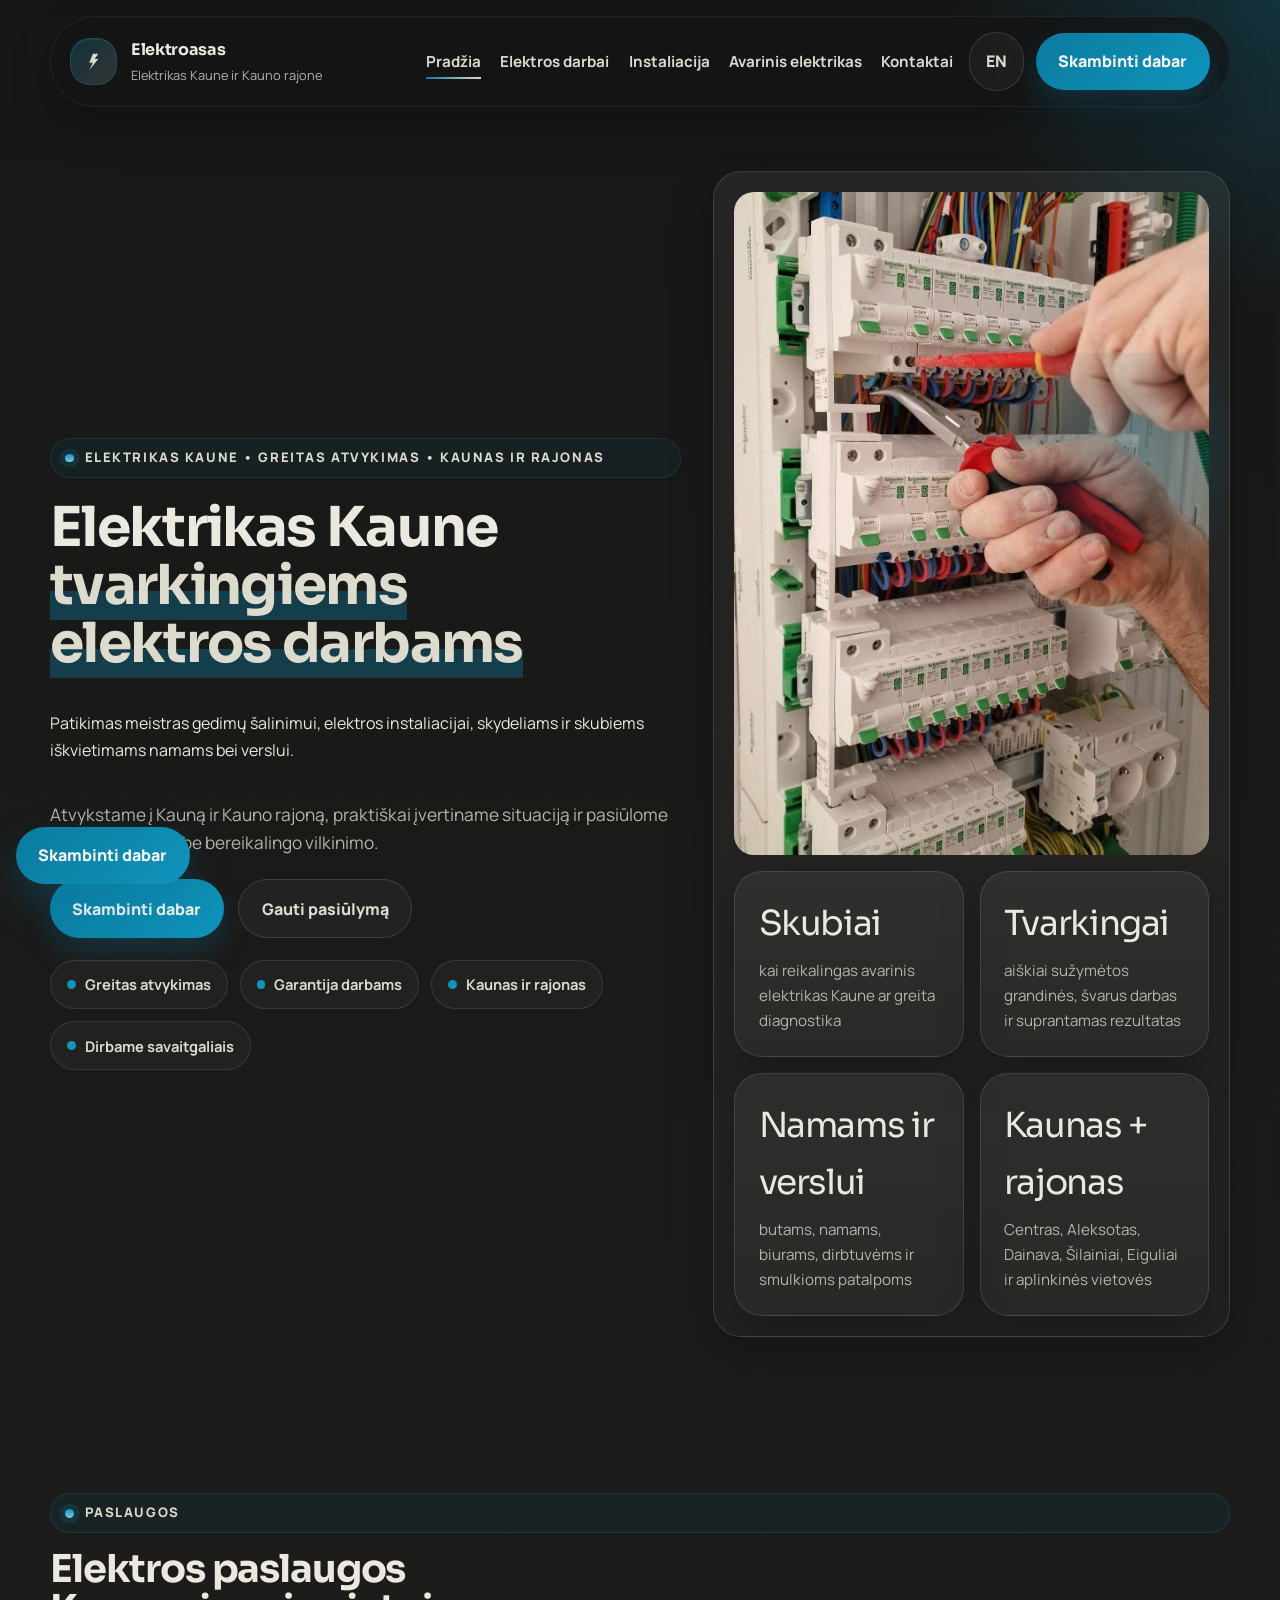
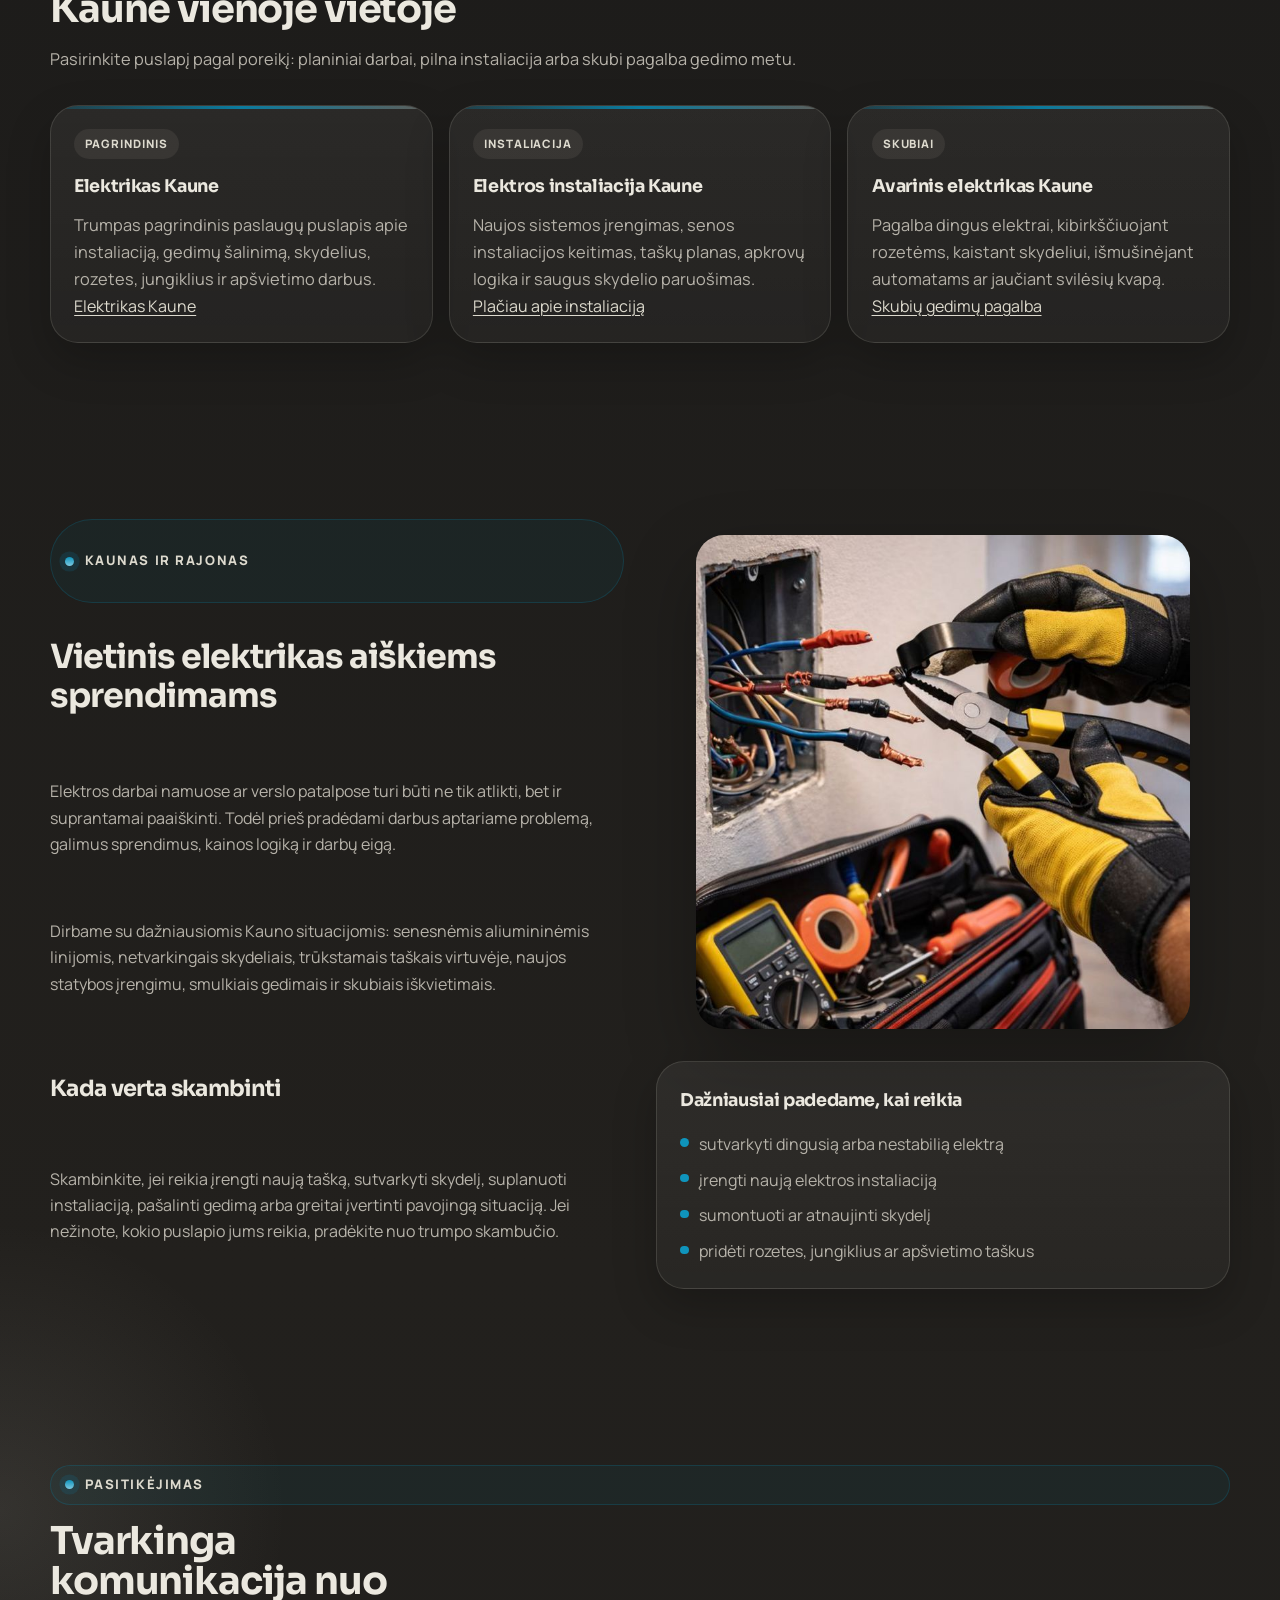
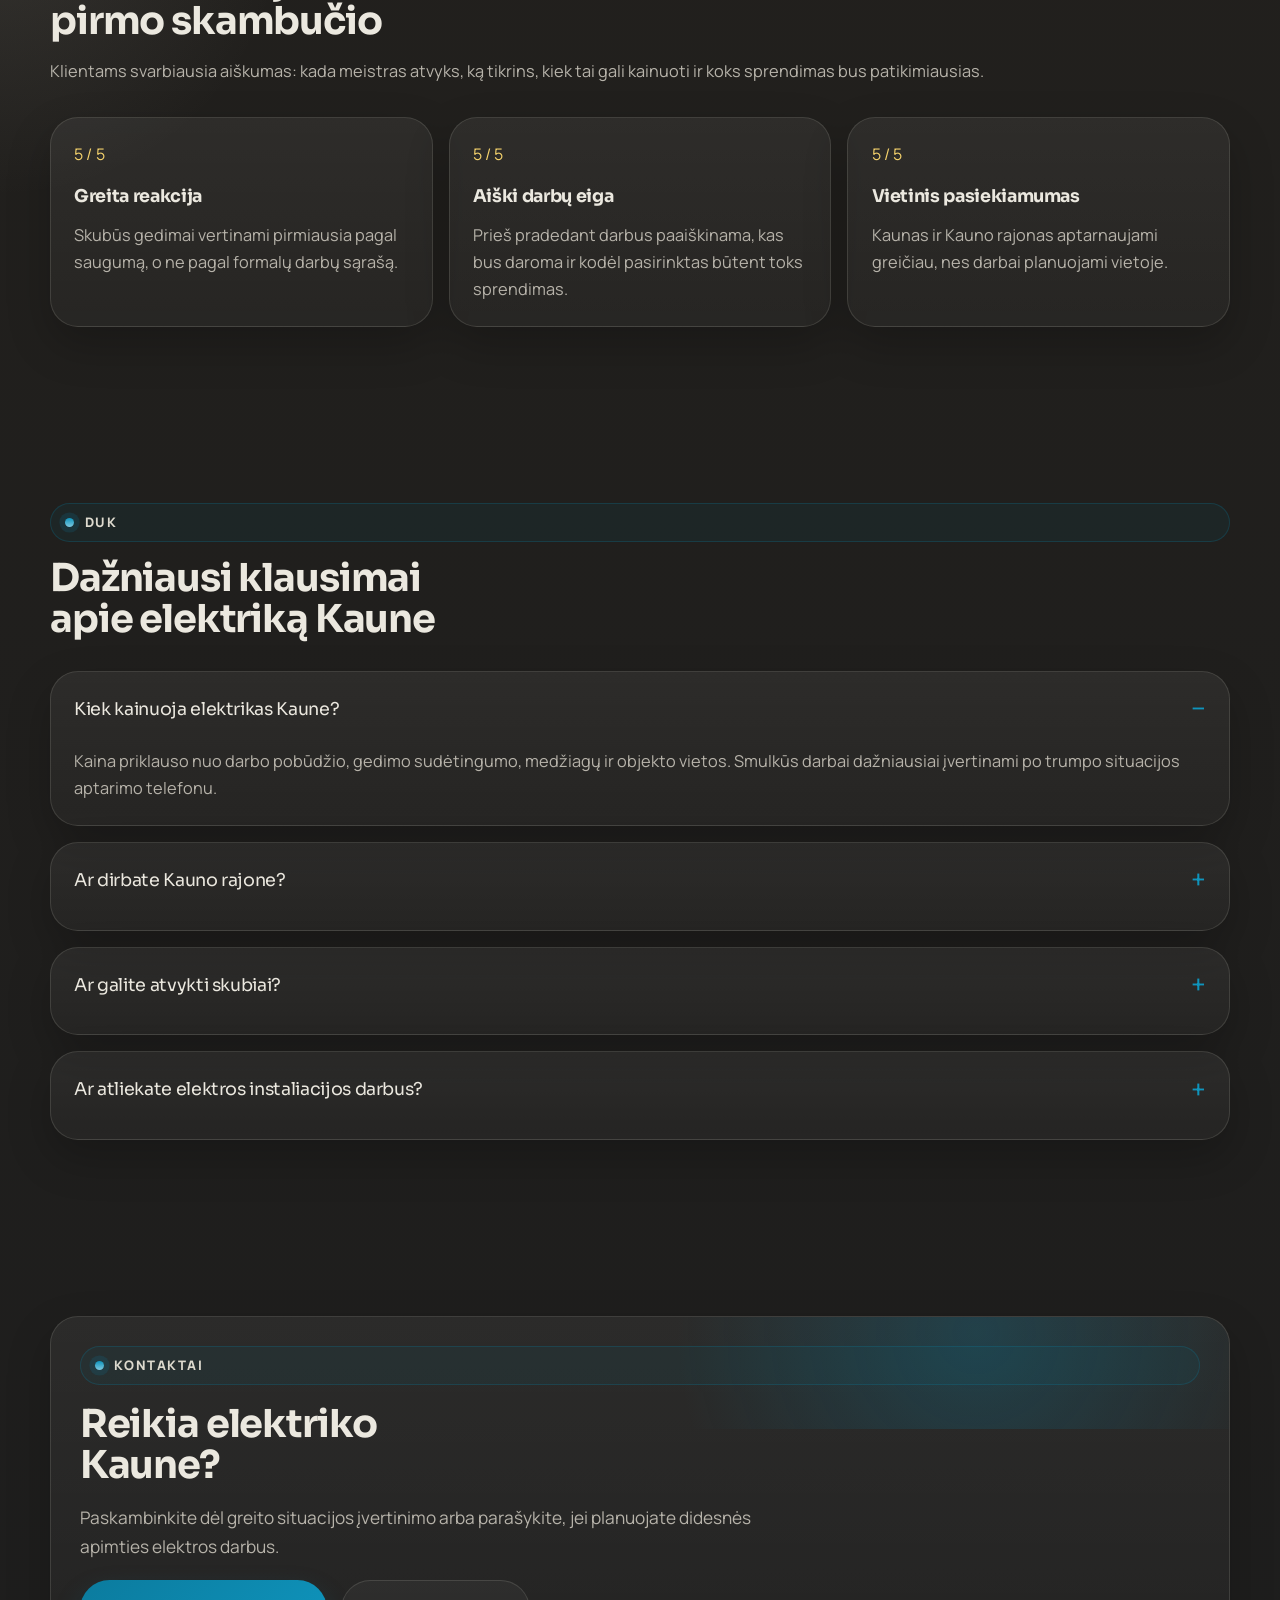
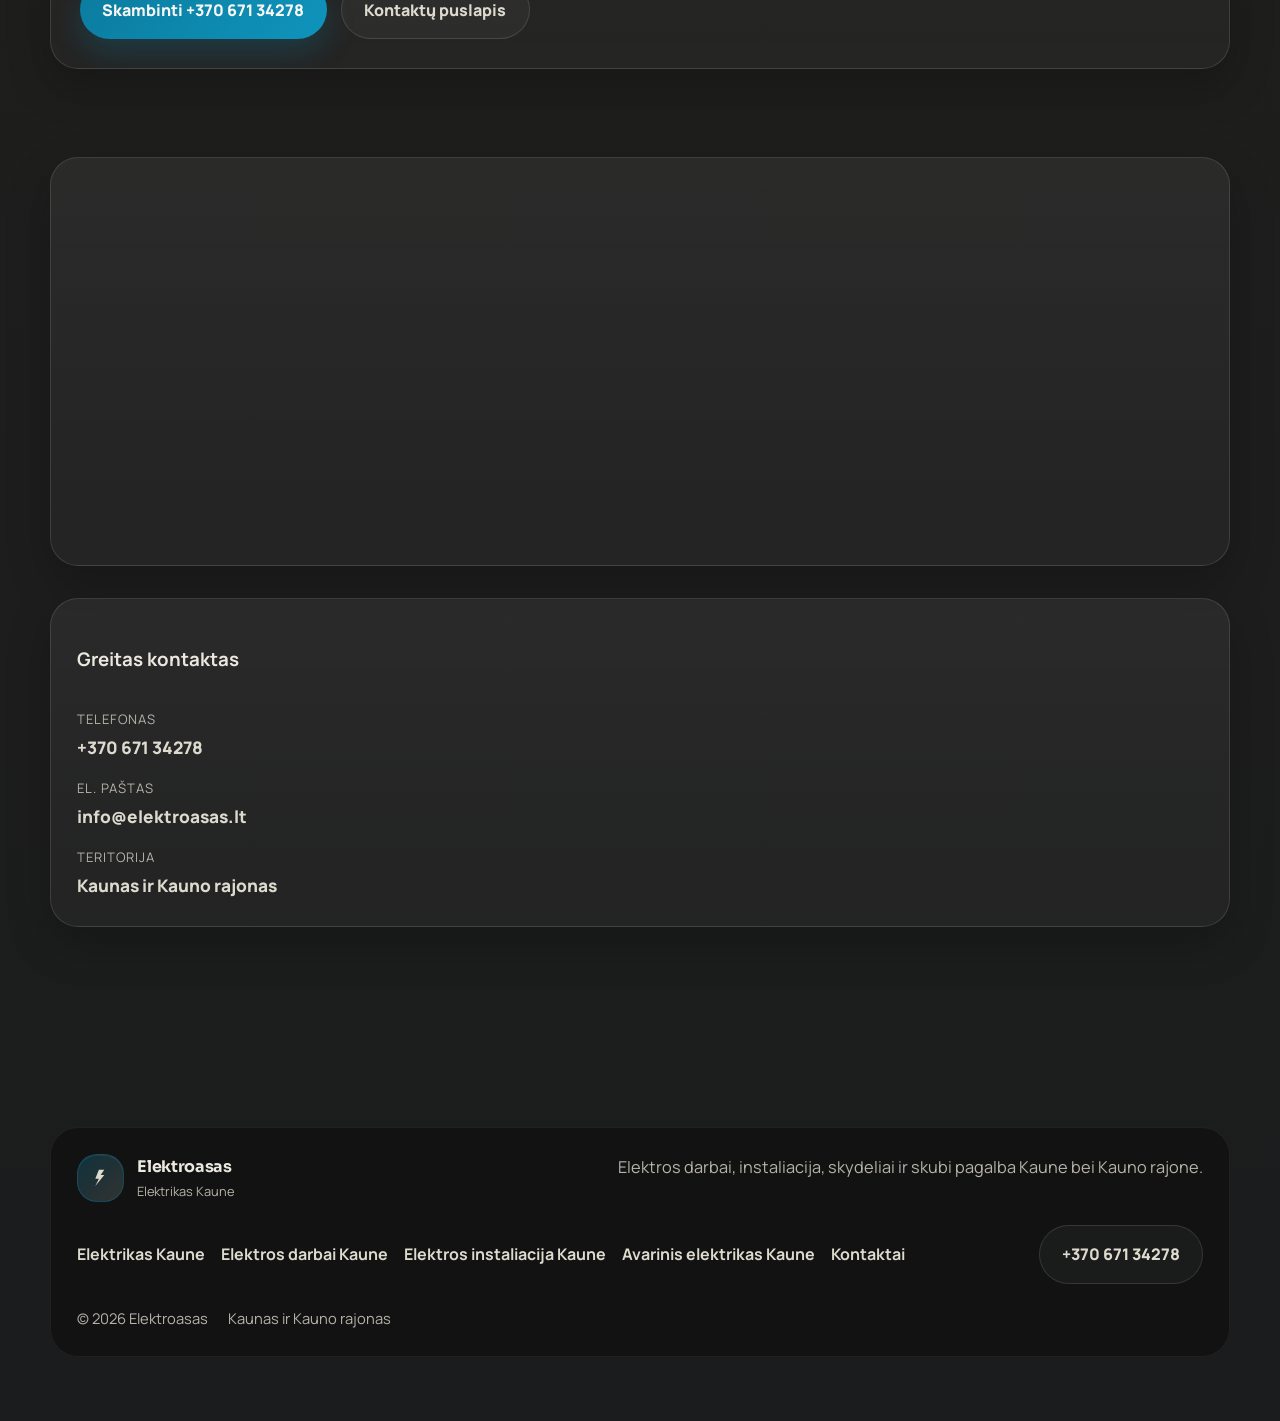
<file: index.html>
<!DOCTYPE html>
<html lang="lt">
<head>
  <meta charset="UTF-8">
  <meta name="viewport" content="width=device-width, initial-scale=1.0">
  <title>Elektroasas | Elektrikas Kaune ir elektros darbai Kauno rajone</title>
  <meta name="description" content="Elektroasas teikia elektriko paslaugas Kaune ir Kauno rajone: gedimų šalinimas, instaliacija, skydeliai, apšvietimas ir kiti elektros darbai.">
  <meta name="robots" content="index, follow">
  <meta name="theme-color" content="#212121">
  <meta name="format-detection" content="telephone=yes">
  <meta name="author" content="Elektroasas">
  <link rel="canonical" href="https://elektroasas.lt/">
  <link rel="alternate" hreflang="lt" href="https://elektroasas.lt/">
  <link rel="alternate" hreflang="en" href="https://elektroasas.lt/en/">
  <link rel="alternate" hreflang="x-default" href="https://elektroasas.lt/">
  <meta property="og:type" content="website">
  <meta property="og:locale" content="lt_LT">
  <meta property="og:site_name" content="Elektroasas">
  <meta property="og:url" content="https://elektroasas.lt/">
  <meta property="og:title" content="Elektroasas | Elektrikas Kaune ir elektros darbai Kauno rajone">
  <meta property="og:description" content="Elektroasas teikia elektriko paslaugas Kaune ir Kauno rajone: gedimų šalinimas, instaliacija, skydeliai, apšvietimas ir kiti elektros darbai.">
  <meta property="og:image" content="https://elektroasas.lt/images/pirmas.jpg">
  <meta property="og:image:alt" content="Elektrikas Kaune tikrina elektros skydelį objekte">
  <meta name="twitter:card" content="summary_large_image">
  <meta name="twitter:title" content="Elektroasas | Elektrikas Kaune ir elektros darbai Kauno rajone">
  <meta name="twitter:description" content="Elektroasas teikia elektriko paslaugas Kaune ir Kauno rajone: gedimų šalinimas, instaliacija, skydeliai, apšvietimas ir kiti elektros darbai.">
  <meta name="twitter:image" content="https://elektroasas.lt/images/pirmas.jpg">
  <link rel="icon" href="assets/favicon.svg" type="image/svg+xml">
  <link rel="preconnect" href="https://fonts.googleapis.com">
  <link rel="preconnect" href="https://fonts.gstatic.com" crossorigin>
  <link href="https://fonts.googleapis.com/css2?family=Manrope:wght@400;500;700;800&family=Sora:wght@500;700;800&display=swap" rel="stylesheet">
  <link rel="stylesheet" href="assets/styles.css">
  <!-- Google Search Console verification placeholder -->
  <meta name="google-site-verification" content="PASTE_GOOGLE_SEARCH_CONSOLE_TOKEN_HERE">
  <!-- Google Analytics 4 placeholder: replace G-XXXXXXXXXX and uncomment when ready. -->
  <!--
  <script async src="https://www.googletagmanager.com/gtag/js?id=G-XXXXXXXXXX"></script>
  <script>
    window.dataLayer = window.dataLayer || [];
    function gtag(){dataLayer.push(arguments);}
    gtag("js", new Date());
    gtag("config", "G-XXXXXXXXXX");
  </script>
  -->
  <!-- Google Tag Manager placeholder: replace GTM-XXXXXXX and add the matching noscript iframe after <body> if used. -->
  <script type="application/ld+json">
  {
    "@context": "https://schema.org",
    "@graph": [
      {
        "@type": "WebSite",
        "@id": "https://elektroasas.lt/#website",
        "name": "Elektroasas",
        "url": "https://elektroasas.lt/",
        "inLanguage": "lt-LT"
      },
      {
        "@type": "WebPage",
        "@id": "https://elektroasas.lt/#webpage",
        "url": "https://elektroasas.lt/",
        "name": "Elektroasas | Elektrikas Kaune ir elektros darbai Kauno rajone",
        "isPartOf": {
          "@id": "https://elektroasas.lt/#website"
        },
        "about": {
          "@id": "https://elektroasas.lt/#elektroasas"
        },
        "inLanguage": "lt-LT"
      },
      {
        "@type": [
          "LocalBusiness",
          "Electrician"
        ],
        "@id": "https://elektroasas.lt/#elektroasas",
        "name": "Elektroasas",
        "description": "Elektrikas Kaune ir Kauno rajone: elektros darbai, elektros instaliacija, skydelių montavimas, gedimų šalinimas ir skubūs iškvietimai.",
        "url": "https://elektroasas.lt/",
        "telephone": "+37067134278",
        "email": "info@elektroasas.lt",
        "image": "https://elektroasas.lt/images/pirmas.jpg",
        "logo": "https://elektroasas.lt/assets/favicon.svg",
        "address": {
          "@type": "PostalAddress",
          "addressLocality": "Kaunas",
          "addressRegion": "Kauno apskritis",
          "addressCountry": "LT"
        },
        "areaServed": [
          {
            "@type": "City",
            "name": "Kaunas"
          },
          {
            "@type": "AdministrativeArea",
            "name": "Kauno rajonas"
          }
        ],
        "knowsAbout": [
          "Elektrikas Kaune",
          "Elektros darbai Kaune",
          "Avarinis elektrikas Kaune",
          "Elektros instaliacija Kaune",
          "Skydelių montavimas"
        ],
        "hasOfferCatalog": {
          "@type": "OfferCatalog",
          "name": "Elektriko paslaugos Kaune",
          "itemListElement": [
            {
              "@type": "Offer",
              "url": "https://elektroasas.lt/elektrikas-kaune/",
              "itemOffered": {
                "@type": "Service",
                "name": "Elektrikas Kaune"
              }
            },
            {
              "@type": "Offer",
              "url": "https://elektroasas.lt/elektros-darbai-kaune/",
              "itemOffered": {
                "@type": "Service",
                "name": "Elektros darbai Kaune"
              }
            },
            {
              "@type": "Offer",
              "url": "https://elektroasas.lt/elektros-instaliacija-kaune/",
              "itemOffered": {
                "@type": "Service",
                "name": "Elektros instaliacija Kaune"
              }
            },
            {
              "@type": "Offer",
              "url": "https://elektroasas.lt/avarinis-elektrikas-kaune/",
              "itemOffered": {
                "@type": "Service",
                "name": "Avarinis elektrikas Kaune"
              }
            }
          ]
        }
      },
      {
        "@type": "FAQPage",
        "@id": "https://elektroasas.lt/#faq",
        "mainEntity": [
          {
            "@type": "Question",
            "name": "Kiek kainuoja elektrikas Kaune?",
            "acceptedAnswer": {
              "@type": "Answer",
              "text": "Kaina priklauso nuo darbo pobūdžio, gedimo sudėtingumo, medžiagų ir objekto vietos. Smulkūs darbai dažniausiai įvertinami po trumpo situacijos aptarimo telefonu."
            }
          },
          {
            "@type": "Question",
            "name": "Ar dirbate Kauno rajone?",
            "acceptedAnswer": {
              "@type": "Answer",
              "text": "Taip, elektriko paslaugos teikiamos Kaune ir Kauno rajone pagal darbų pobūdį ir užimtumą."
            }
          },
          {
            "@type": "Question",
            "name": "Ar galite atvykti skubiai?",
            "acceptedAnswer": {
              "@type": "Answer",
              "text": "Skubiems gedimams Kaune teikiamas prioritetas. Jei kibirkščiuoja rozetė, kaista skydelis ar dingo elektra, geriausia skambinti iš karto."
            }
          },
          {
            "@type": "Question",
            "name": "Ar atliekate elektros instaliacijos darbus?",
            "acceptedAnswer": {
              "@type": "Answer",
              "text": "Taip, atliekame naujos elektros instaliacijos įrengimą, senos instaliacijos keitimą, taškų planavimą ir skydelio paruošimą."
            }
          },
          {
            "@type": "Question",
            "name": "Kaip greičiausia susisiekti?",
            "acceptedAnswer": {
              "@type": "Answer",
              "text": "Greičiausias būdas yra skambutis telefonu +370 671 34278. Didesniems darbams galima parašyti ir el. paštu info@elektroasas.lt."
            }
          }
        ]
      },
      {
        "@type": "BreadcrumbList",
        "@id": "https://elektroasas.lt/#breadcrumbs",
        "itemListElement": [
          {
            "@type": "ListItem",
            "position": 1,
            "name": "Elektrikas Kaune",
            "item": "https://elektroasas.lt/"
          }
        ]
      }
    ]
  }
  </script>
</head>
<body>
  <div class="page-shell">
    <header class="site-header">
      <div class="container">
        <div class="header-bar">
          <a class="brand" href="/" aria-label="Elektroasas pradžia">
            <span class="brand-mark" aria-hidden="true">
              <svg viewBox="0 0 24 24" fill="none">
                <path d="M7 3h10l-4 6h4l-10 12 4-8H7l4-10Z" fill="currentColor"/>
              </svg>
            </span>
            <span class="brand-copy">
              <span class="brand-name">Elektroasas</span>
              <span class="brand-meta">Elektrikas Kaune ir Kauno rajone</span>
            </span>
          </a>

          <button class="nav-toggle" type="button" data-nav-toggle aria-label="Atidaryti meniu" aria-expanded="false">
            <svg viewBox="0 0 24 24" fill="none" stroke="currentColor" stroke-width="2">
              <path d="M4 7h16M4 12h16M4 17h16"/>
            </svg>
          </button>

          <nav class="nav" data-nav-panel aria-label="Pagrindinė navigacija">
            <div class="nav-links">
              <a class="nav-link" href="/" aria-current="page">Pradžia</a>
              <a class="nav-link" href="/elektros-darbai-kaune/">Elektros darbai</a>
              <a class="nav-link" href="/elektros-instaliacija-kaune/">Instaliacija</a>
              <a class="nav-link" href="/avarinis-elektrikas-kaune/">Avarinis elektrikas</a>
              <a class="nav-link" href="/kontaktai/">Kontaktai</a>
            </div>
            <div class="nav-actions">
              <a class="language-link" href="/en/" lang="en" hreflang="en">EN</a>
              <a class="nav-phone" href="tel:+37067134278">Skambinti dabar</a>
            </div>
          </nav>
        </div>
      </div>
    </header>

    <main>
      <section class="hero">
        <div class="container">
          <div class="hero-grid">
            <div class="hero-copy reveal">
              <span class="eyebrow">Elektrikas Kaune • Greitas atvykimas • Kaunas ir rajonas</span>
              <h1 class="hero-title">Elektrikas Kaune <span class="highlight">tvarkingiems elektros darbams</span></h1>
              <p class="hero-subtitle">Patikimas meistras gedimų šalinimui, elektros instaliacijai, skydeliams ir skubiems iškvietimams namams bei verslui.</p>
              <p class="hero-text">Atvykstame į Kauną ir Kauno rajoną, praktiškai įvertiname situaciją ir pasiūlome aiškų sprendimą be bereikalingo vilkinimo.</p>
              <div class="button-row">
                <a class="button button-primary" href="tel:+37067134278">Skambinti dabar</a>
                <a class="button button-secondary" href="/kontaktai/">Gauti pasiūlymą</a>
              </div>
              <div class="trust-row">
                <span class="trust-pill"><span></span>Greitas atvykimas</span>
                <span class="trust-pill"><span></span>Garantija darbams</span>
                <span class="trust-pill"><span></span>Kaunas ir rajonas</span>
                <span class="trust-pill"><span></span>Dirbame savaitgaliais</span>
              </div>
            </div>

            <div class="hero-panel reveal" style="--delay: 120ms;">
              <img src="images/pirmas.jpg" width="537" height="750" alt="Elektrikas Kaune tikrina ir montuoja elektros skydelį" loading="eager">
              <div class="stats-grid">
                <article class="glass-card">
                  <p class="stat-value">Skubiai</p>
                  <p class="stat-label">kai reikalingas avarinis elektrikas Kaune ar greita diagnostika</p>
                </article>
                <article class="glass-card">
                  <p class="stat-value">Tvarkingai</p>
                  <p class="stat-label">aiškiai sužymėtos grandinės, švarus darbas ir suprantamas rezultatas</p>
                </article>
                <article class="glass-card">
                  <p class="stat-value">Namams ir verslui</p>
                  <p class="stat-label">butams, namams, biurams, dirbtuvėms ir smulkioms patalpoms</p>
                </article>
                <article class="glass-card">
                  <p class="stat-value">Kaunas + rajonas</p>
                  <p class="stat-label">Centras, Aleksotas, Dainava, Šilainiai, Eiguliai ir aplinkinės vietovės</p>
                </article>
              </div>
            </div>
          </div>
        </div>
      </section>

      <section class="section" id="paslaugos">
        <div class="container">
          <div class="section-head reveal">
            <span class="eyebrow">Paslaugos</span>
            <h2 class="section-title">Elektros paslaugos Kaune vienoje vietoje</h2>
            <p class="section-text">Pasirinkite puslapį pagal poreikį: planiniai darbai, pilna instaliacija arba skubi pagalba gedimo metu.</p>
          </div>

          <div class="cards-grid cards-3">
            <article class="service-card reveal">
              <span class="card-tag">Pagrindinis</span>
              <h3>Elektrikas Kaune</h3>
              <p class="card-text">Trumpas pagrindinis paslaugų puslapis apie instaliaciją, gedimų šalinimą, skydelius, rozetes, jungiklius ir apšvietimo darbus.</p>
              <a class="text-link" href="/elektrikas-kaune/">Elektrikas Kaune</a>
            </article>
            <article class="service-card reveal" style="--delay: 70ms;">
              <span class="card-tag">Instaliacija</span>
              <h3>Elektros instaliacija Kaune</h3>
              <p class="card-text">Naujos sistemos įrengimas, senos instaliacijos keitimas, taškų planas, apkrovų logika ir saugus skydelio paruošimas.</p>
              <a class="text-link" href="/elektros-instaliacija-kaune/">Plačiau apie instaliaciją</a>
            </article>
            <article class="service-card reveal" style="--delay: 140ms;">
              <span class="card-tag">Skubiai</span>
              <h3>Avarinis elektrikas Kaune</h3>
              <p class="card-text">Pagalba dingus elektrai, kibirkščiuojant rozetėms, kaistant skydeliui, išmušinėjant automatams ar jaučiant svilėsių kvapą.</p>
              <a class="text-link" href="/avarinis-elektrikas-kaune/">Skubių gedimų pagalba</a>
            </article>
          </div>
        </div>
      </section>

      <section class="section">
        <div class="container">
          <div class="split-grid">
            <article class="seo-copy reveal">
              <span class="eyebrow">Kaunas ir rajonas</span>
              <h2>Vietinis elektrikas aiškiems sprendimams</h2>
              <p>Elektros darbai namuose ar verslo patalpose turi būti ne tik atlikti, bet ir suprantamai paaiškinti. Todėl prieš pradėdami darbus aptariame problemą, galimus sprendimus, kainos logiką ir darbų eigą.</p>
              <p>Dirbame su dažniausiomis Kauno situacijomis: senesnėmis aliumininėmis linijomis, netvarkingais skydeliais, trūkstamais taškais virtuvėje, naujos statybos įrengimu, smulkiais gedimais ir skubiais iškvietimais.</p>
              <h3>Kada verta skambinti</h3>
              <p>Skambinkite, jei reikia įrengti naują tašką, sutvarkyti skydelį, suplanuoti instaliaciją, pašalinti gedimą arba greitai įvertinti pavojingą situaciją. Jei nežinote, kokio puslapio jums reikia, pradėkite nuo trumpo skambučio.</p>
            </article>

            <div class="panel-grid reveal" style="--delay: 120ms;">
              <figure class="media-card">
                <img src="images/trecias.jpg" width="736" height="736" alt="Elektros skydelio montavimas Kaune" loading="lazy">
              </figure>
              <article class="list-card">
                <h3>Dažniausiai padedame, kai reikia</h3>
                <ul class="check-list">
                  <li>sutvarkyti dingusią arba nestabilią elektrą</li>
                  <li>įrengti naują elektros instaliaciją</li>
                  <li>sumontuoti ar atnaujinti skydelį</li>
                  <li>pridėti rozetes, jungiklius ar apšvietimo taškus</li>
                </ul>
              </article>
            </div>
          </div>
        </div>
      </section>

      <section class="section" id="atsiliepimai">
        <div class="container">
          <div class="section-head reveal">
            <span class="eyebrow">Pasitikėjimas</span>
            <h2 class="section-title">Tvarkinga komunikacija nuo pirmo skambučio</h2>
            <p class="section-text">Klientams svarbiausia aiškumas: kada meistras atvyks, ką tikrins, kiek tai gali kainuoti ir koks sprendimas bus patikimiausias.</p>
          </div>

          <div class="reviews-grid">
            <article class="review-card reveal">
              <div class="review-stars">5/5</div>
              <h3>Greita reakcija</h3>
              <p class="card-text">Skubūs gedimai vertinami pirmiausia pagal saugumą, o ne pagal formalų darbų sąrašą.</p>
            </article>
            <article class="review-card reveal" style="--delay: 70ms;">
              <div class="review-stars">5/5</div>
              <h3>Aiški darbų eiga</h3>
              <p class="card-text">Prieš pradedant darbus paaiškinama, kas bus daroma ir kodėl pasirinktas būtent toks sprendimas.</p>
            </article>
            <article class="review-card reveal" style="--delay: 140ms;">
              <div class="review-stars">5/5</div>
              <h3>Vietinis pasiekiamumas</h3>
              <p class="card-text">Kaunas ir Kauno rajonas aptarnaujami greičiau, nes darbai planuojami vietoje.</p>
            </article>
          </div>
        </div>
      </section>

      <section class="section" id="duk">
        <div class="container">
          <div class="section-head reveal">
            <span class="eyebrow">DUK</span>
            <h2 class="section-title">Dažniausi klausimai apie elektriką Kaune</h2>
          </div>

          <div class="faq-list">
            <details class="faq-item reveal" open>
              <summary>Kiek kainuoja elektrikas Kaune?</summary>
              <p class="faq-answer">Kaina priklauso nuo darbo pobūdžio, gedimo sudėtingumo, medžiagų ir objekto vietos. Smulkūs darbai dažniausiai įvertinami po trumpo situacijos aptarimo telefonu.</p>
            </details>
            <details class="faq-item reveal" style="--delay: 60ms;">
              <summary>Ar dirbate Kauno rajone?</summary>
              <p class="faq-answer">Taip, elektriko paslaugos teikiamos Kaune ir Kauno rajone pagal darbų pobūdį ir užimtumą.</p>
            </details>
            <details class="faq-item reveal" style="--delay: 120ms;">
              <summary>Ar galite atvykti skubiai?</summary>
              <p class="faq-answer">Skubiems gedimams Kaune teikiamas prioritetas. Jei kibirkščiuoja rozetė, kaista skydelis ar dingo elektra, geriausia skambinti iš karto.</p>
            </details>
            <details class="faq-item reveal" style="--delay: 180ms;">
              <summary>Ar atliekate elektros instaliacijos darbus?</summary>
              <p class="faq-answer">Taip, atliekame naujos elektros instaliacijos įrengimą, senos instaliacijos keitimą, taškų planavimą ir skydelio paruošimą.</p>
            </details>
          </div>
        </div>
      </section>

      <section class="section" id="kontaktai">
        <div class="container">
          <div class="cta-panel reveal">
            <span class="eyebrow">Kontaktai</span>
            <h2 class="cta-title">Reikia elektriko Kaune?</h2>
            <p class="lead">Paskambinkite dėl greito situacijos įvertinimo arba parašykite, jei planuojate didesnės apimties elektros darbus.</p>
            <div class="button-row">
              <a class="button button-primary" href="tel:+37067134278">Skambinti +370 671 34278</a>
              <a class="button button-secondary" href="/kontaktai/">Kontaktų puslapis</a>
            </div>
          </div>

          <div class="contact-grid section">
            <div class="map-card reveal">
              <iframe title="Elektriko Kaune aptarnaujama teritorija" loading="lazy" referrerpolicy="no-referrer-when-downgrade" src="https://www.google.com/maps?q=Kaunas%2C%20Lithuania&z=12&output=embed"></iframe>
            </div>
            <aside class="contact-card reveal" style="--delay: 100ms;">
              <h3>Greitas kontaktas</h3>
              <div class="contact-line">
                <span class="contact-label">Telefonas</span>
                <a class="contact-value" href="tel:+37067134278">+370 671 34278</a>
              </div>
              <div class="contact-line">
                <span class="contact-label">El. paštas</span>
                <a class="contact-value" href="mailto:info@elektroasas.lt">info@elektroasas.lt</a>
              </div>
              <div class="contact-line">
                <span class="contact-label">Teritorija</span>
                <span class="contact-value">Kaunas ir Kauno rajonas</span>
              </div>
            </aside>
          </div>
        </div>
      </section>
    </main>

    <footer class="footer">
      <div class="container">
        <div class="footer-inner">
          <div class="footer-top">
            <div>
              <a class="brand" href="/">
                <span class="brand-mark" aria-hidden="true">
                  <svg viewBox="0 0 24 24" fill="none">
                    <path d="M7 3h10l-4 6h4l-10 12 4-8H7l4-10Z" fill="currentColor"/>
                  </svg>
                </span>
                <span class="brand-copy">
                  <span class="brand-name">Elektroasas</span>
                  <span class="brand-meta">Elektrikas Kaune</span>
                </span>
              </a>
            </div>
            <p class="footer-copy">Elektros darbai, instaliacija, skydeliai ir skubi pagalba Kaune bei Kauno rajone.</p>
          </div>
          <div class="footer-nav">
            <div class="footer-links">
              <a href="/elektrikas-kaune/">Elektrikas Kaune</a>
              <a href="/elektros-darbai-kaune/">Elektros darbai Kaune</a>
              <a href="/elektros-instaliacija-kaune/">Elektros instaliacija Kaune</a>
              <a href="/avarinis-elektrikas-kaune/">Avarinis elektrikas Kaune</a>
              <a href="/kontaktai/">Kontaktai</a>
            </div>
            <a class="button button-secondary" href="tel:+37067134278">+370 671 34278</a>
          </div>
          <div class="footer-meta">
            <span>© <span data-year></span> Elektroasas</span>
            <span>Kaunas ir Kauno rajonas</span>
          </div>
        </div>
      </div>
    </footer>

    <div class="sticky-call">
      <a class="button button-primary" href="tel:+37067134278">Skambinti dabar</a>
    </div>
  </div>

  <script src="assets/app.js"></script>
</body>
</html>
</file>
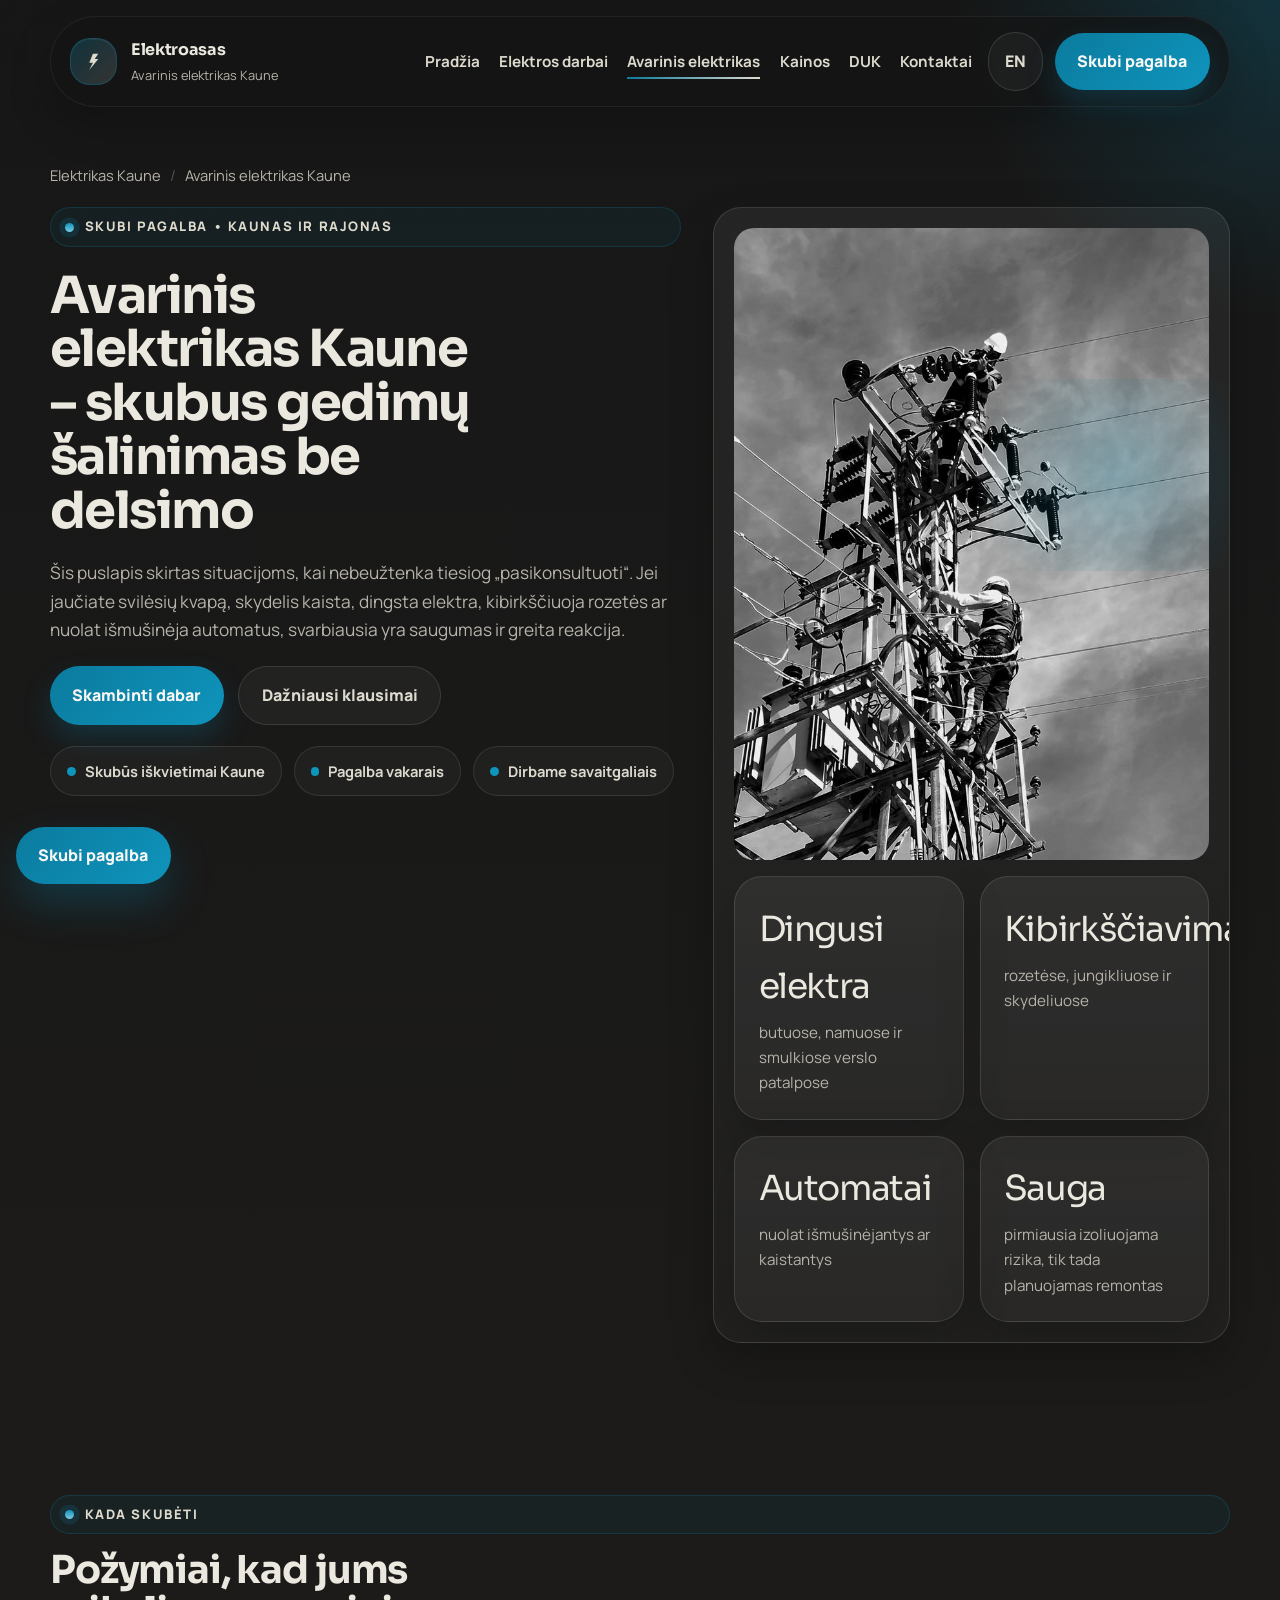
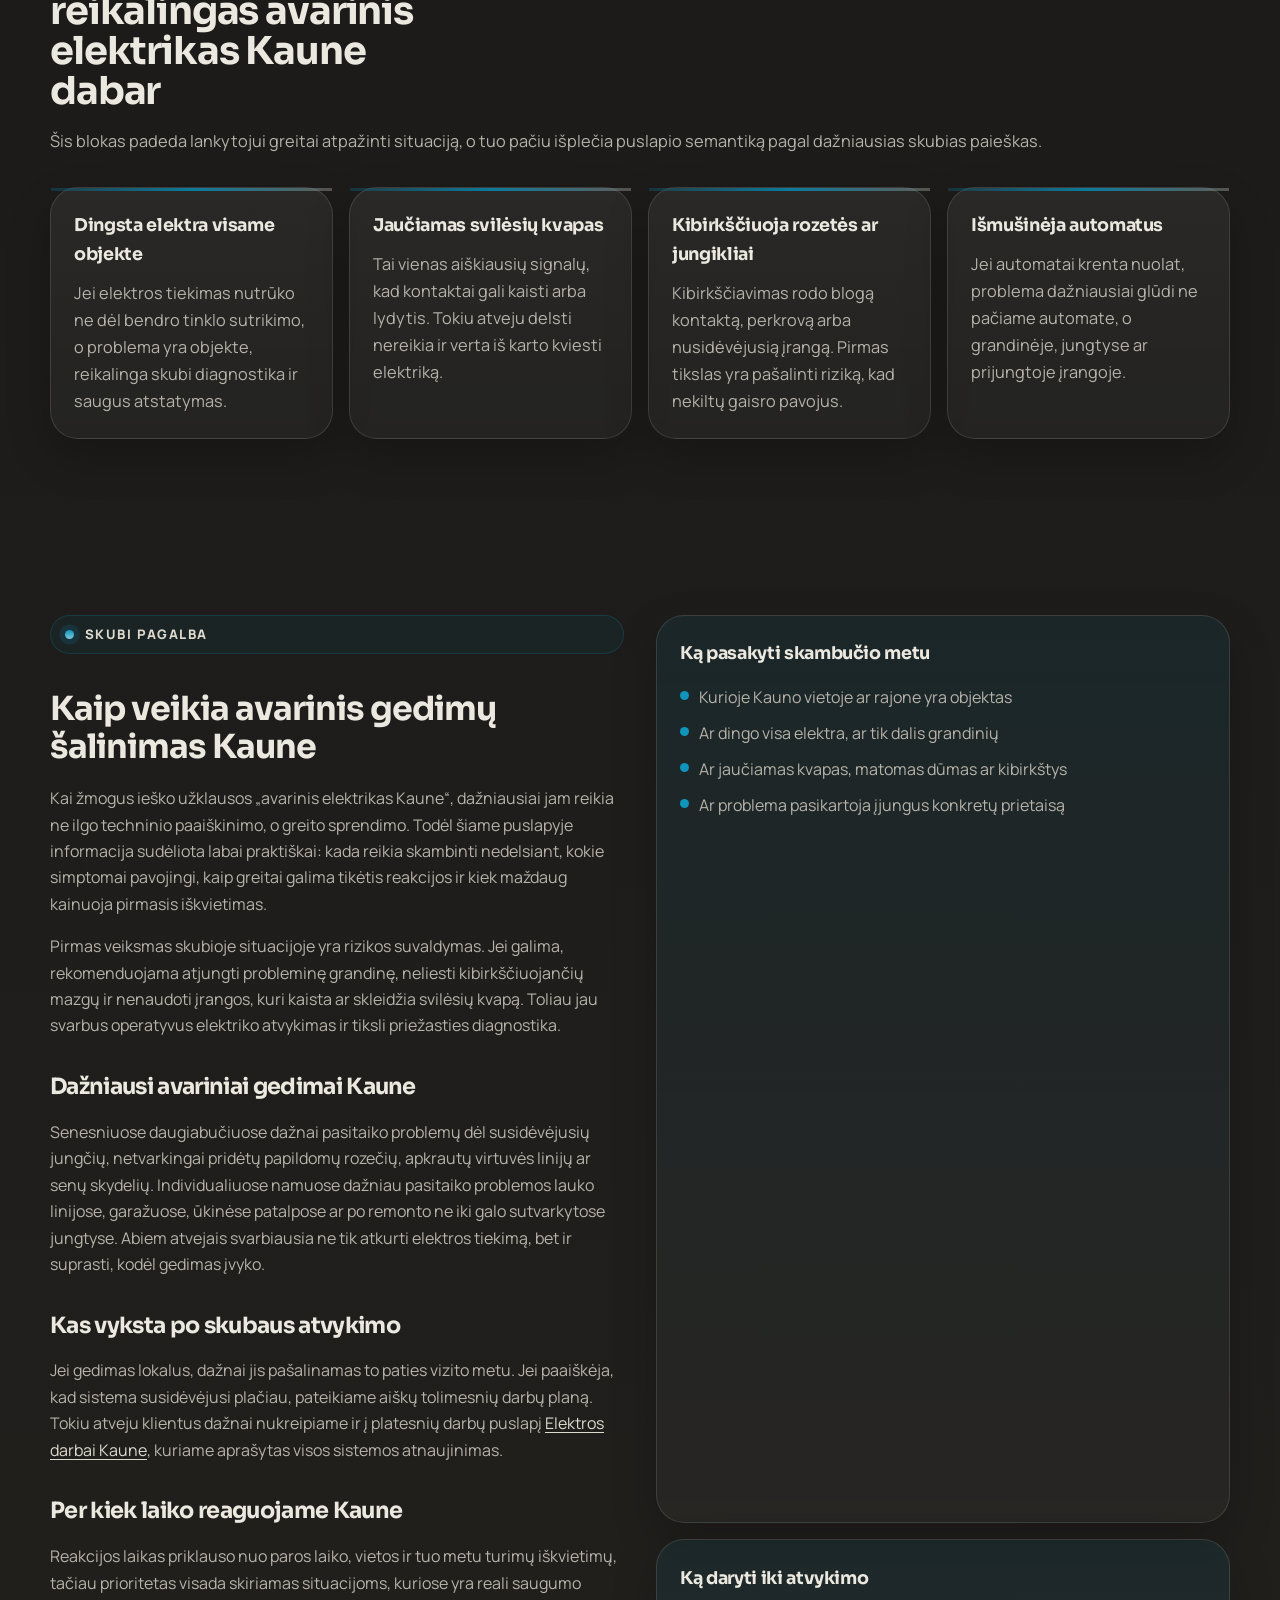
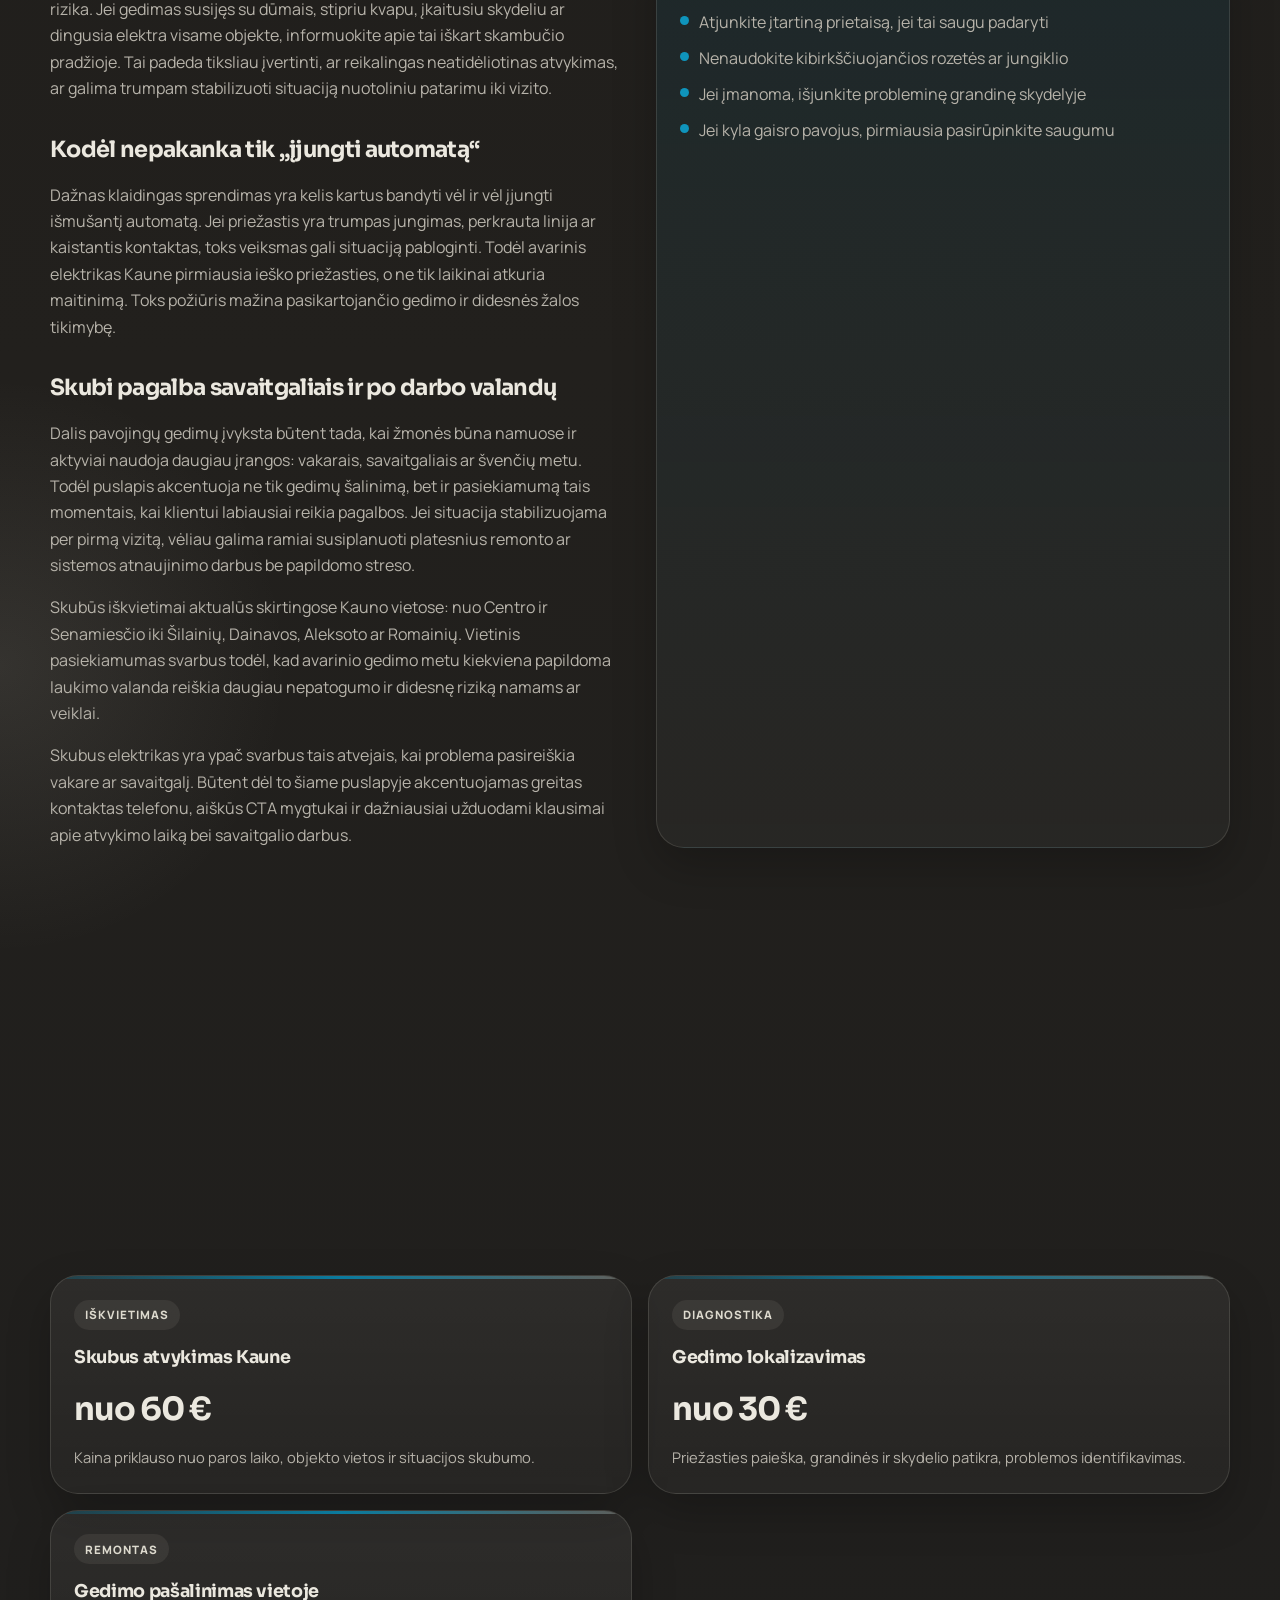
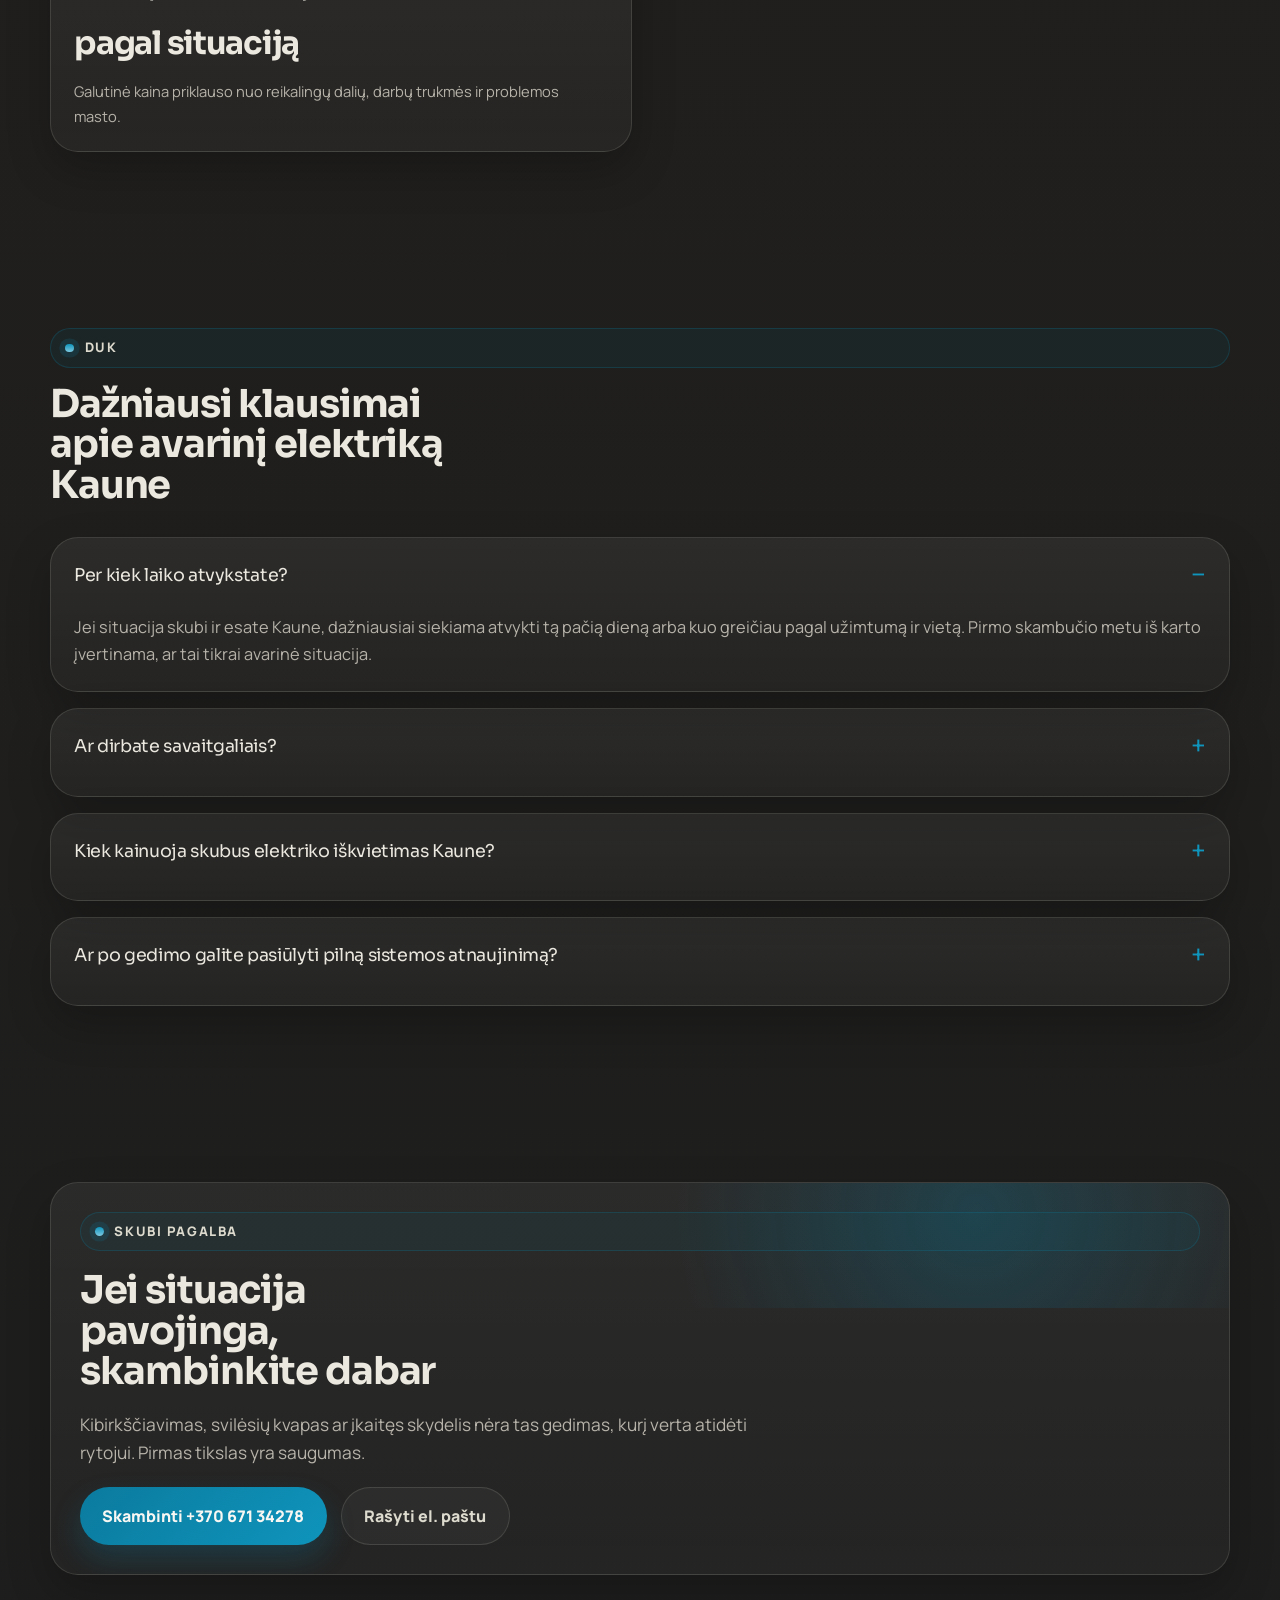
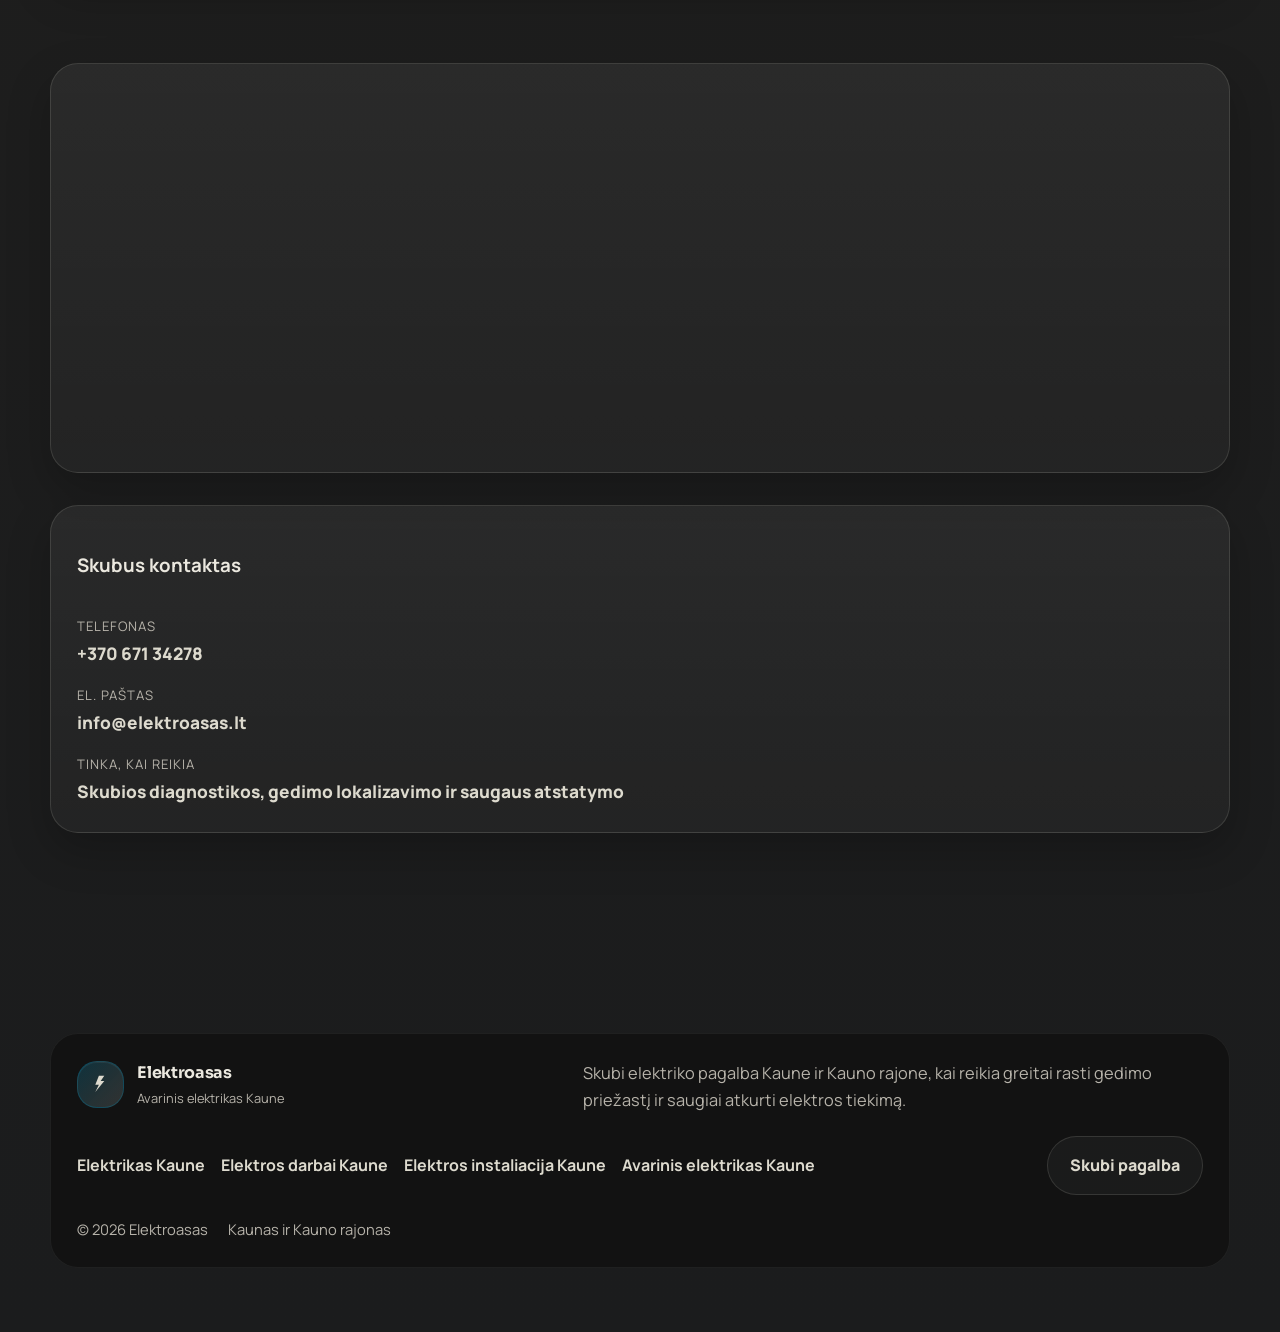
<file: avarinis-elektrikas-kaune/index.html>
<!DOCTYPE html>
<html lang="lt">
<head>
  <meta charset="UTF-8">
  <meta name="viewport" content="width=device-width, initial-scale=1.0">
  <title>Avarinis elektrikas Kaune | Elektroasas</title>
  <meta name="description" content="Skubus elektrikas Kaune ir Kauno rajone. Dingusi elektra, kibirkščiavimas, automatai, gedimų diagnostika. Skambinkite dabar.">
  <meta name="robots" content="index, follow">
  <meta name="theme-color" content="#212121">
  <meta name="format-detection" content="telephone=yes">
  <meta name="author" content="Elektroasas">
  <link rel="canonical" href="https://elektroasas.lt/avarinis-elektrikas-kaune/">
  <link rel="alternate" hreflang="lt" href="https://elektroasas.lt/avarinis-elektrikas-kaune/">
  <meta property="og:type" content="article">
  <meta property="og:locale" content="lt_LT">
  <meta property="og:site_name" content="Elektroasas">
  <meta property="og:url" content="https://elektroasas.lt/avarinis-elektrikas-kaune/">
  <meta property="og:title" content="Avarinis elektrikas Kaune | Elektroasas">
  <meta property="og:description" content="Skubus elektrikas Kaune ir Kauno rajone. Dingusi elektra, kibirkščiavimas, automatai, gedimų diagnostika. Skambinkite dabar.">
  <meta property="og:image" content="https://elektroasas.lt/images/paskutinis.jpg">
  <meta property="og:image:alt" content="Avarinis elektrikas Kaune taiso elektros gedimą objekte">
  <meta name="twitter:card" content="summary_large_image">
  <meta name="twitter:title" content="Avarinis elektrikas Kaune | Elektroasas">
  <meta name="twitter:description" content="Skubus elektrikas Kaune ir Kauno rajone. Dingusi elektra, kibirkščiavimas, automatai, gedimų diagnostika. Skambinkite dabar.">
  <meta name="twitter:image" content="https://elektroasas.lt/images/paskutinis.jpg">
  <link rel="icon" href="../assets/favicon.svg" type="image/svg+xml">
  <link rel="preconnect" href="https://fonts.googleapis.com">
  <link rel="preconnect" href="https://fonts.gstatic.com" crossorigin>
  <link href="https://fonts.googleapis.com/css2?family=Manrope:wght@400;500;700;800&family=Sora:wght@500;700;800&display=swap" rel="stylesheet">
  <link rel="stylesheet" href="../assets/styles.css">
  <!-- Google Search Console verification placeholder -->
  <meta name="google-site-verification" content="PASTE_GOOGLE_SEARCH_CONSOLE_TOKEN_HERE">
  <!-- Google Analytics 4 placeholder: replace G-XXXXXXXXXX and uncomment when ready. -->
  <!--
  <script async src="https://www.googletagmanager.com/gtag/js?id=G-XXXXXXXXXX"></script>
  <script>
    window.dataLayer = window.dataLayer || [];
    function gtag(){dataLayer.push(arguments);}
    gtag("js", new Date());
    gtag("config", "G-XXXXXXXXXX");
  </script>
  -->
  <!-- Google Tag Manager placeholder: replace GTM-XXXXXXX and add the matching noscript iframe after <body> if used. -->
  <script type="application/ld+json">
  {
    "@context": "https://schema.org",
    "@graph": [
      {
        "@type": [
          "LocalBusiness",
          "Electrician"
        ],
        "@id": "https://elektroasas.lt/#elektroasas",
        "name": "Elektroasas",
        "description": "Elektrikas Kaune ir Kauno rajone: elektros darbai, elektros instaliacija, skydelių montavimas, gedimų šalinimas ir skubūs iškvietimai.",
        "url": "https://elektroasas.lt/",
        "telephone": "+37067134278",
        "email": "info@elektroasas.lt",
        "image": "https://elektroasas.lt/images/pirmas.jpg",
        "logo": "https://elektroasas.lt/assets/favicon.svg",
        "priceRange": "€€",
        "address": {
          "@type": "PostalAddress",
          "addressLocality": "Kaunas",
          "addressRegion": "Kauno apskritis",
          "addressCountry": "LT"
        },
        "areaServed": [
          {
            "@type": "City",
            "name": "Kaunas"
          },
          {
            "@type": "AdministrativeArea",
            "name": "Kauno rajonas"
          }
        ],
        "knowsAbout": [
          "Elektrikas Kaune",
          "Elektros darbai Kaune",
          "Avarinis elektrikas Kaune",
          "Elektros instaliacija Kaune",
          "Skydelių montavimas"
        ],
        "hasOfferCatalog": {
          "@type": "OfferCatalog",
          "name": "Elektriko paslaugos Kaune",
          "itemListElement": [
            {
              "@type": "Offer",
              "url": "https://elektroasas.lt/elektros-darbai-kaune/",
              "itemOffered": {
                "@type": "Service",
                "name": "Elektros darbai Kaune"
              }
            },
            {
              "@type": "Offer",
              "url": "https://elektroasas.lt/elektros-instaliacija-kaune/",
              "itemOffered": {
                "@type": "Service",
                "name": "Elektros instaliacija Kaune"
              }
            },
            {
              "@type": "Offer",
              "url": "https://elektroasas.lt/avarinis-elektrikas-kaune/",
              "itemOffered": {
                "@type": "Service",
                "name": "Avarinis elektrikas Kaune"
              }
            }
          ]
        }
      },
      {
        "@type": "Service",
        "@id": "https://elektroasas.lt/avarinis-elektrikas-kaune/#service",
        "name": "Avarinis elektrikas Kaune",
        "serviceType": "Skubus elektros gedimų šalinimas",
        "url": "https://elektroasas.lt/avarinis-elektrikas-kaune/",
        "areaServed": [
          {
            "@type": "City",
            "name": "Kaunas"
          },
          {
            "@type": "AdministrativeArea",
            "name": "Kauno rajonas"
          }
        ],
        "provider": {
          "@id": "https://elektroasas.lt/#elektroasas"
        },
        "description": "Avarinis elektrikas Kaune ir Kauno rajone, padedantis dingus elektrai, kibirkščiuojant instaliacijai, išmušinėjant automatams ar jaučiant svilėsių kvapą."
      },
      {
        "@type": "FAQPage",
        "@id": "https://elektroasas.lt/avarinis-elektrikas-kaune/#faq",
        "mainEntity": [
          {
            "@type": "Question",
            "name": "Per kiek laiko atvykstate?",
            "acceptedAnswer": {
              "@type": "Answer",
              "text": "Jei situacija skubi ir esate Kaune, siekiama atvykti tą pačią dieną arba kuo greičiau pagal užimtumą ir vietą."
            }
          },
          {
            "@type": "Question",
            "name": "Ar dirbate savaitgaliais?",
            "acceptedAnswer": {
              "@type": "Answer",
              "text": "Taip, avarinis elektrikas Kaune gali atvykti ir savaitgaliais, kai problema nebegali laukti darbo dienos."
            }
          },
          {
            "@type": "Question",
            "name": "Kiek kainuoja skubus elektriko iškvietimas Kaune?",
            "acceptedAnswer": {
              "@type": "Answer",
              "text": "Skubaus iškvietimo kaina dažniausiai prasideda nuo 60 eurų, tačiau tikslų įvertinimą lemia atvykimo laikas, gedimo sudėtingumas ir darbų apimtis."
            }
          },
          {
            "@type": "Question",
            "name": "Ar po gedimo galite pasiūlyti pilną sistemos atnaujinimą?",
            "acceptedAnswer": {
              "@type": "Answer",
              "text": "Taip. Jei problema susijusi su visa instaliacija ar skydeliu, galime suplanuoti platesnius elektros darbus Kaune."
            }
          }
        ]
      },
      {
        "@type": "BreadcrumbList",
        "@id": "https://elektroasas.lt/avarinis-elektrikas-kaune/#breadcrumbs",
        "itemListElement": [
          {
            "@type": "ListItem",
            "position": 1,
            "name": "Elektrikas Kaune",
            "item": "https://elektroasas.lt/"
          },
          {
            "@type": "ListItem",
            "position": 2,
            "name": "Avarinis elektrikas Kaune",
            "item": "https://elektroasas.lt/avarinis-elektrikas-kaune/"
          }
        ]
      }
    ]
  }
  </script>
</head>
<body>
  <div class="page-shell">
    <header class="site-header">
      <div class="container">
        <div class="header-bar">
          <a class="brand" href="/" aria-label="Elektroasas pradžia">
            <span class="brand-mark" aria-hidden="true">
              <svg viewBox="0 0 24 24" fill="none">
                <path d="M7 3h10l-4 6h4l-10 12 4-8H7l4-10Z" fill="currentColor"/>
              </svg>
            </span>
            <span class="brand-copy">
              <span class="brand-name">Elektroasas</span>
              <span class="brand-meta">Avarinis elektrikas Kaune</span>
            </span>
          </a>

          <button class="nav-toggle" type="button" data-nav-toggle aria-label="Atidaryti meniu" aria-expanded="false">
            <svg viewBox="0 0 24 24" fill="none" stroke="currentColor" stroke-width="2">
              <path d="M4 7h16M4 12h16M4 17h16"/>
            </svg>
          </button>

          <nav class="nav" data-nav-panel aria-label="Pagrindinė navigacija">
            <div class="nav-links">
              <a class="nav-link" href="/">Pradžia</a>
              <a class="nav-link" href="/elektros-darbai-kaune/">Elektros darbai</a>
              <a class="nav-link" href="/avarinis-elektrikas-kaune/" aria-current="page">Avarinis elektrikas</a>
              <a class="nav-link" href="#kainos">Kainos</a>
              <a class="nav-link" href="#duk">DUK</a>
              <a class="nav-link" href="/kontaktai/">Kontaktai</a>
            </div>
            <div class="nav-actions">
              <a class="language-link" href="/en/" lang="en" hreflang="en">EN</a>
              <a class="nav-phone" href="tel:+37067134278">Skubi pagalba</a>
            </div>
          </nav>
        </div>
      </div>
    </header>

    <main>
      <section class="page-hero">
        <div class="container">
          <ol class="breadcrumbs">
            <li><a href="/">Elektrikas Kaune</a></li>
            <li><span>Avarinis elektrikas Kaune</span></li>
          </ol>

          <div class="hero-grid">
            <div class="hero-copy reveal">
              <span class="eyebrow">Skubi pagalba • Kaunas ir rajonas</span>
              <h1 class="page-title">Avarinis elektrikas Kaune – skubus gedimų šalinimas be delsimo</h1>
              <p class="lead">Šis puslapis skirtas situacijoms, kai nebeužtenka tiesiog „pasikonsultuoti“. Jei jaučiate svilėsių kvapą, skydelis kaista, dingsta elektra, kibirkščiuoja rozetės ar nuolat išmušinėja automatus, svarbiausia yra saugumas ir greita reakcija.</p>
              <div class="button-row">
                <a class="button button-primary" href="tel:+37067134278">Skambinti dabar</a>
                <a class="button button-secondary" href="#duk">Dažniausi klausimai</a>
              </div>
              <div class="trust-row">
                <span class="trust-pill"><span></span>Skubūs iškvietimai Kaune</span>
                <span class="trust-pill"><span></span>Pagalba vakarais</span>
                <span class="trust-pill"><span></span>Dirbame savaitgaliais</span>
              </div>
            </div>

            <div class="hero-panel reveal" style="--delay: 120ms;">
              <img src="../images/paskutinis.jpg" alt="Avarinis elektrikas Kaune tvarko elektros gedimą" loading="eager">
              <div class="stats-grid">
                <article class="glass-card">
                  <p class="stat-value">Dingusi elektra</p>
                  <p class="stat-label">butuose, namuose ir smulkiose verslo patalpose</p>
                </article>
                <article class="glass-card">
                  <p class="stat-value">Kibirkščiavimas</p>
                  <p class="stat-label">rozetėse, jungikliuose ir skydeliuose</p>
                </article>
                <article class="glass-card">
                  <p class="stat-value">Automatai</p>
                  <p class="stat-label">nuolat išmušinėjantys ar kaistantys</p>
                </article>
                <article class="glass-card">
                  <p class="stat-value">Sauga</p>
                  <p class="stat-label">pirmiausia izoliuojama rizika, tik tada planuojamas remontas</p>
                </article>
              </div>
            </div>
          </div>
        </div>
      </section>

      <section class="section">
        <div class="container">
          <div class="section-head reveal">
            <span class="eyebrow">Kada skubėti</span>
            <h2 class="section-title">Požymiai, kad jums reikalingas avarinis elektrikas Kaune dabar</h2>
            <p class="section-text">Šis blokas padeda lankytojui greitai atpažinti situaciją, o tuo pačiu išplečia puslapio semantiką pagal dažniausias skubias paieškas.</p>
          </div>

          <div class="cards-grid cards-4">
            <article class="detail-card reveal">
              <h3>Dingsta elektra visame objekte</h3>
              <p class="card-text">Jei elektros tiekimas nutrūko ne dėl bendro tinklo sutrikimo, o problema yra objekte, reikalinga skubi diagnostika ir saugus atstatymas.</p>
            </article>
            <article class="detail-card reveal" style="--delay: 70ms;">
              <h3>Jaučiamas svilėsių kvapas</h3>
              <p class="card-text">Tai vienas aiškiausių signalų, kad kontaktai gali kaisti arba lydytis. Tokiu atveju delsti nereikia ir verta iš karto kviesti elektriką.</p>
            </article>
            <article class="detail-card reveal" style="--delay: 140ms;">
              <h3>Kibirkščiuoja rozetės ar jungikliai</h3>
              <p class="card-text">Kibirkščiavimas rodo blogą kontaktą, perkrovą arba nusidėvėjusią įrangą. Pirmas tikslas yra pašalinti riziką, kad nekiltų gaisro pavojus.</p>
            </article>
            <article class="detail-card reveal" style="--delay: 210ms;">
              <h3>Išmušinėja automatus</h3>
              <p class="card-text">Jei automatai krenta nuolat, problema dažniausiai glūdi ne pačiame automate, o grandinėje, jungtyse ar prijungtoje įrangoje.</p>
            </article>
          </div>
        </div>
      </section>

      <section class="section">
        <div class="container">
          <div class="split-grid">
            <article class="seo-copy reveal">
              <span class="eyebrow">Skubi pagalba</span>
              <h2>Kaip veikia avarinis gedimų šalinimas Kaune</h2>
              <p>Kai žmogus ieško užklausos „avarinis elektrikas Kaune“, dažniausiai jam reikia ne ilgo techninio paaiškinimo, o greito sprendimo. Todėl šiame puslapyje informacija sudėliota labai praktiškai: kada reikia skambinti nedelsiant, kokie simptomai pavojingi, kaip greitai galima tikėtis reakcijos ir kiek maždaug kainuoja pirmasis iškvietimas.</p>
              <p>Pirmas veiksmas skubioje situacijoje yra rizikos suvaldymas. Jei galima, rekomenduojama atjungti probleminę grandinę, neliesti kibirkščiuojančių mazgų ir nenaudoti įrangos, kuri kaista ar skleidžia svilėsių kvapą. Toliau jau svarbus operatyvus elektriko atvykimas ir tiksli priežasties diagnostika.</p>
              <h3>Dažniausi avariniai gedimai Kaune</h3>
              <p>Senesniuose daugiabučiuose dažnai pasitaiko problemų dėl susidėvėjusių jungčių, netvarkingai pridėtų papildomų rozečių, apkrautų virtuvės linijų ar senų skydelių. Individualiuose namuose dažniau pasitaiko problemos lauko linijose, garažuose, ūkinėse patalpose ar po remonto ne iki galo sutvarkytose jungtyse. Abiem atvejais svarbiausia ne tik atkurti elektros tiekimą, bet ir suprasti, kodėl gedimas įvyko.</p>
              <h3>Kas vyksta po skubaus atvykimo</h3>
              <p>Jei gedimas lokalus, dažnai jis pašalinamas to paties vizito metu. Jei paaiškėja, kad sistema susidėvėjusi plačiau, pateikiame aiškų tolimesnių darbų planą. Tokiu atveju klientus dažnai nukreipiame ir į platesnių darbų puslapį <a class="text-link" href="/elektros-darbai-kaune/">Elektros darbai Kaune</a>, kuriame aprašytas visos sistemos atnaujinimas.</p>
              <h3>Per kiek laiko reaguojame Kaune</h3>
              <p>Reakcijos laikas priklauso nuo paros laiko, vietos ir tuo metu turimų iškvietimų, tačiau prioritetas visada skiriamas situacijoms, kuriose yra reali saugumo rizika. Jei gedimas susijęs su dūmais, stipriu kvapu, įkaitusiu skydeliu ar dingusia elektra visame objekte, informuokite apie tai iškart skambučio pradžioje. Tai padeda tiksliau įvertinti, ar reikalingas neatidėliotinas atvykimas, ar galima trumpam stabilizuoti situaciją nuotoliniu patarimu iki vizito.</p>
              <h3>Kodėl nepakanka tik „įjungti automatą“</h3>
              <p>Dažnas klaidingas sprendimas yra kelis kartus bandyti vėl ir vėl įjungti išmušantį automatą. Jei priežastis yra trumpas jungimas, perkrauta linija ar kaistantis kontaktas, toks veiksmas gali situaciją pabloginti. Todėl avarinis elektrikas Kaune pirmiausia ieško priežasties, o ne tik laikinai atkuria maitinimą. Toks požiūris mažina pasikartojančio gedimo ir didesnės žalos tikimybę.</p>
              <h3>Skubi pagalba savaitgaliais ir po darbo valandų</h3>
              <p>Dalis pavojingų gedimų įvyksta būtent tada, kai žmonės būna namuose ir aktyviai naudoja daugiau įrangos: vakarais, savaitgaliais ar švenčių metu. Todėl puslapis akcentuoja ne tik gedimų šalinimą, bet ir pasiekiamumą tais momentais, kai klientui labiausiai reikia pagalbos. Jei situacija stabilizuojama per pirmą vizitą, vėliau galima ramiai susiplanuoti platesnius remonto ar sistemos atnaujinimo darbus be papildomo streso.</p>
              <p>Skubūs iškvietimai aktualūs skirtingose Kauno vietose: nuo Centro ir Senamiesčio iki Šilainių, Dainavos, Aleksoto ar Romainių. Vietinis pasiekiamumas svarbus todėl, kad avarinio gedimo metu kiekviena papildoma laukimo valanda reiškia daugiau nepatogumo ir didesnę riziką namams ar veiklai.</p>
              <p>Skubus elektrikas yra ypač svarbus tais atvejais, kai problema pasireiškia vakare ar savaitgalį. Būtent dėl to šiame puslapyje akcentuojamas greitas kontaktas telefonu, aiškūs CTA mygtukai ir dažniausiai užduodami klausimai apie atvykimo laiką bei savaitgalio darbus.</p>
            </article>

            <div class="panel-grid reveal" style="--delay: 120ms;">
              <article class="notice-card">
                <h3>Ką pasakyti skambučio metu</h3>
                <ul class="check-list">
                  <li>Kurioje Kauno vietoje ar rajone yra objektas</li>
                  <li>Ar dingo visa elektra, ar tik dalis grandinių</li>
                  <li>Ar jaučiamas kvapas, matomas dūmas ar kibirkštys</li>
                  <li>Ar problema pasikartoja įjungus konkretų prietaisą</li>
                </ul>
              </article>
              <article class="notice-card">
                <h3>Ką daryti iki atvykimo</h3>
                <ul class="check-list">
                  <li>Atjunkite įtartiną prietaisą, jei tai saugu padaryti</li>
                  <li>Nenaudokite kibirkščiuojančios rozetės ar jungiklio</li>
                  <li>Jei įmanoma, išjunkite probleminę grandinę skydelyje</li>
                  <li>Jei kyla gaisro pavojus, pirmiausia pasirūpinkite saugumu</li>
                </ul>
              </article>
            </div>
          </div>
        </div>
      </section>

      <section class="section" id="kainos">
        <div class="container">
          <div class="section-head reveal">
            <span class="eyebrow">Kainos</span>
            <h2 class="section-title">Orientacinės kainos skubiam gedimų šalinimui Kaune</h2>
            <p class="section-text">Avariniuose iškvietimuose svarbu pateikti bent orientacinį rėžį. Tai mažina neapibrėžtumą ir skatina klientą greičiau susisiekti.</p>
          </div>

          <div class="pricing-grid pricing-3">
            <article class="pricing-card reveal">
              <span class="card-tag">Iškvietimas</span>
              <h3>Skubus atvykimas Kaune</h3>
              <p class="pricing-price"><strong>nuo 60 €</strong></p>
              <p class="pricing-note">Kaina priklauso nuo paros laiko, objekto vietos ir situacijos skubumo.</p>
            </article>
            <article class="pricing-card reveal" style="--delay: 80ms;">
              <span class="card-tag">Diagnostika</span>
              <h3>Gedimo lokalizavimas</h3>
              <p class="pricing-price"><strong>nuo 30 €</strong></p>
              <p class="pricing-note">Priežasties paieška, grandinės ir skydelio patikra, problemos identifikavimas.</p>
            </article>
            <article class="pricing-card reveal" style="--delay: 160ms;">
              <span class="card-tag">Remontas</span>
              <h3>Gedimo pašalinimas vietoje</h3>
              <p class="pricing-price"><strong>pagal situaciją</strong></p>
              <p class="pricing-note">Galutinė kaina priklauso nuo reikalingų dalių, darbų trukmės ir problemos masto.</p>
            </article>
          </div>
        </div>
      </section>

      <section class="section" id="duk">
        <div class="container">
          <div class="section-head reveal">
            <span class="eyebrow">DUK</span>
            <h2 class="section-title">Dažniausi klausimai apie avarinį elektriką Kaune</h2>
          </div>

          <div class="faq-list">
            <details class="faq-item reveal" open>
              <summary>Per kiek laiko atvykstate?</summary>
              <p class="faq-answer">Jei situacija skubi ir esate Kaune, dažniausiai siekiama atvykti tą pačią dieną arba kuo greičiau pagal užimtumą ir vietą. Pirmo skambučio metu iš karto įvertinama, ar tai tikrai avarinė situacija.</p>
            </details>
            <details class="faq-item reveal" style="--delay: 60ms;">
              <summary>Ar dirbate savaitgaliais?</summary>
              <p class="faq-answer">Taip, avarinis elektrikas Kaune gali atvykti ir savaitgaliais, kai problema nebegali laukti darbo dienos. Tai ypač aktualu kibirkščiavimo, kvapo ar visiško elektros dingimo atvejais.</p>
            </details>
            <details class="faq-item reveal" style="--delay: 120ms;">
              <summary>Kiek kainuoja skubus elektriko iškvietimas Kaune?</summary>
              <p class="faq-answer">Skubaus iškvietimo kaina dažniausiai prasideda nuo 60 eurų, tačiau tikslų įvertinimą lemia atvykimo laikas, gedimo sudėtingumas ir tai, ar remontas atliekamas iš karto vietoje.</p>
            </details>
            <details class="faq-item reveal" style="--delay: 180ms;">
              <summary>Ar po gedimo galite pasiūlyti pilną sistemos atnaujinimą?</summary>
              <p class="faq-answer">Taip. Jei paaiškėja, kad problema susijusi su visa instaliacija ar skydeliu, galime suplanuoti platesnius darbus. Tokiais atvejais tęsiame projektą kaip pilnus elektros darbus Kaune.</p>
            </details>
          </div>
        </div>
      </section>

      <section class="section" id="kontaktai">
        <div class="container">
          <div class="cta-panel reveal">
            <span class="eyebrow">Skubi pagalba</span>
            <h2 class="cta-title">Jei situacija pavojinga, skambinkite dabar</h2>
            <p class="lead">Kibirkščiavimas, svilėsių kvapas ar įkaitęs skydelis nėra tas gedimas, kurį verta atidėti rytojui. Pirmas tikslas yra saugumas.</p>
            <div class="button-row">
              <a class="button button-primary" href="tel:+37067134278">Skambinti +370 671 34278</a>
              <a class="button button-secondary" href="mailto:info@elektroasas.lt">Rašyti el. paštu</a>
            </div>
          </div>

          <div class="contact-grid section">
            <div class="map-card reveal">
              <iframe title="Avarinio elektriko Kaune aptarnaujama teritorija" loading="lazy" referrerpolicy="no-referrer-when-downgrade" src="https://www.google.com/maps?q=Kaunas%2C%20Lithuania&z=12&output=embed"></iframe>
            </div>
            <aside class="contact-card reveal" style="--delay: 100ms;">
              <h3>Skubus kontaktas</h3>
              <div class="contact-line">
                <span class="contact-label">Telefonas</span>
                <a class="contact-value" href="tel:+37067134278">+370 671 34278</a>
              </div>
              <div class="contact-line">
                <span class="contact-label">El. paštas</span>
                <a class="contact-value" href="mailto:info@elektroasas.lt">info@elektroasas.lt</a>
              </div>
              <div class="contact-line">
                <span class="contact-label">Tinka, kai reikia</span>
                <span class="contact-value">Skubios diagnostikos, gedimo lokalizavimo ir saugaus atstatymo</span>
              </div>
            </aside>
          </div>
        </div>
      </section>
    </main>

    <footer class="footer">
      <div class="container">
        <div class="footer-inner">
          <div class="footer-top">
            <div>
              <a class="brand" href="/">
                <span class="brand-mark" aria-hidden="true">
                  <svg viewBox="0 0 24 24" fill="none">
                    <path d="M7 3h10l-4 6h4l-10 12 4-8H7l4-10Z" fill="currentColor"/>
                  </svg>
                </span>
                <span class="brand-copy">
                  <span class="brand-name">Elektroasas</span>
                  <span class="brand-meta">Avarinis elektrikas Kaune</span>
                </span>
              </a>
            </div>
            <p class="footer-copy">Skubi elektriko pagalba Kaune ir Kauno rajone, kai reikia greitai rasti gedimo priežastį ir saugiai atkurti elektros tiekimą.</p>
          </div>
          <div class="footer-nav">
            <div class="footer-links">
              <a href="/">Elektrikas Kaune</a>
              <a href="/elektros-darbai-kaune/">Elektros darbai Kaune</a>
              <a href="/elektros-instaliacija-kaune/">Elektros instaliacija Kaune</a>
              <a href="/avarinis-elektrikas-kaune/">Avarinis elektrikas Kaune</a>
            </div>
            <a class="button button-secondary" href="tel:+37067134278">Skubi pagalba</a>
          </div>
          <div class="footer-meta">
            <span>© <span data-year></span> Elektroasas</span>
            <span>Kaunas ir Kauno rajonas</span>
          </div>
        </div>
      </div>
    </footer>

    <div class="sticky-call">
      <a class="button button-primary" href="tel:+37067134278">Skubi pagalba</a>
    </div>
  </div>

  <script src="../assets/app.js"></script>
</body>
</html>
</file>
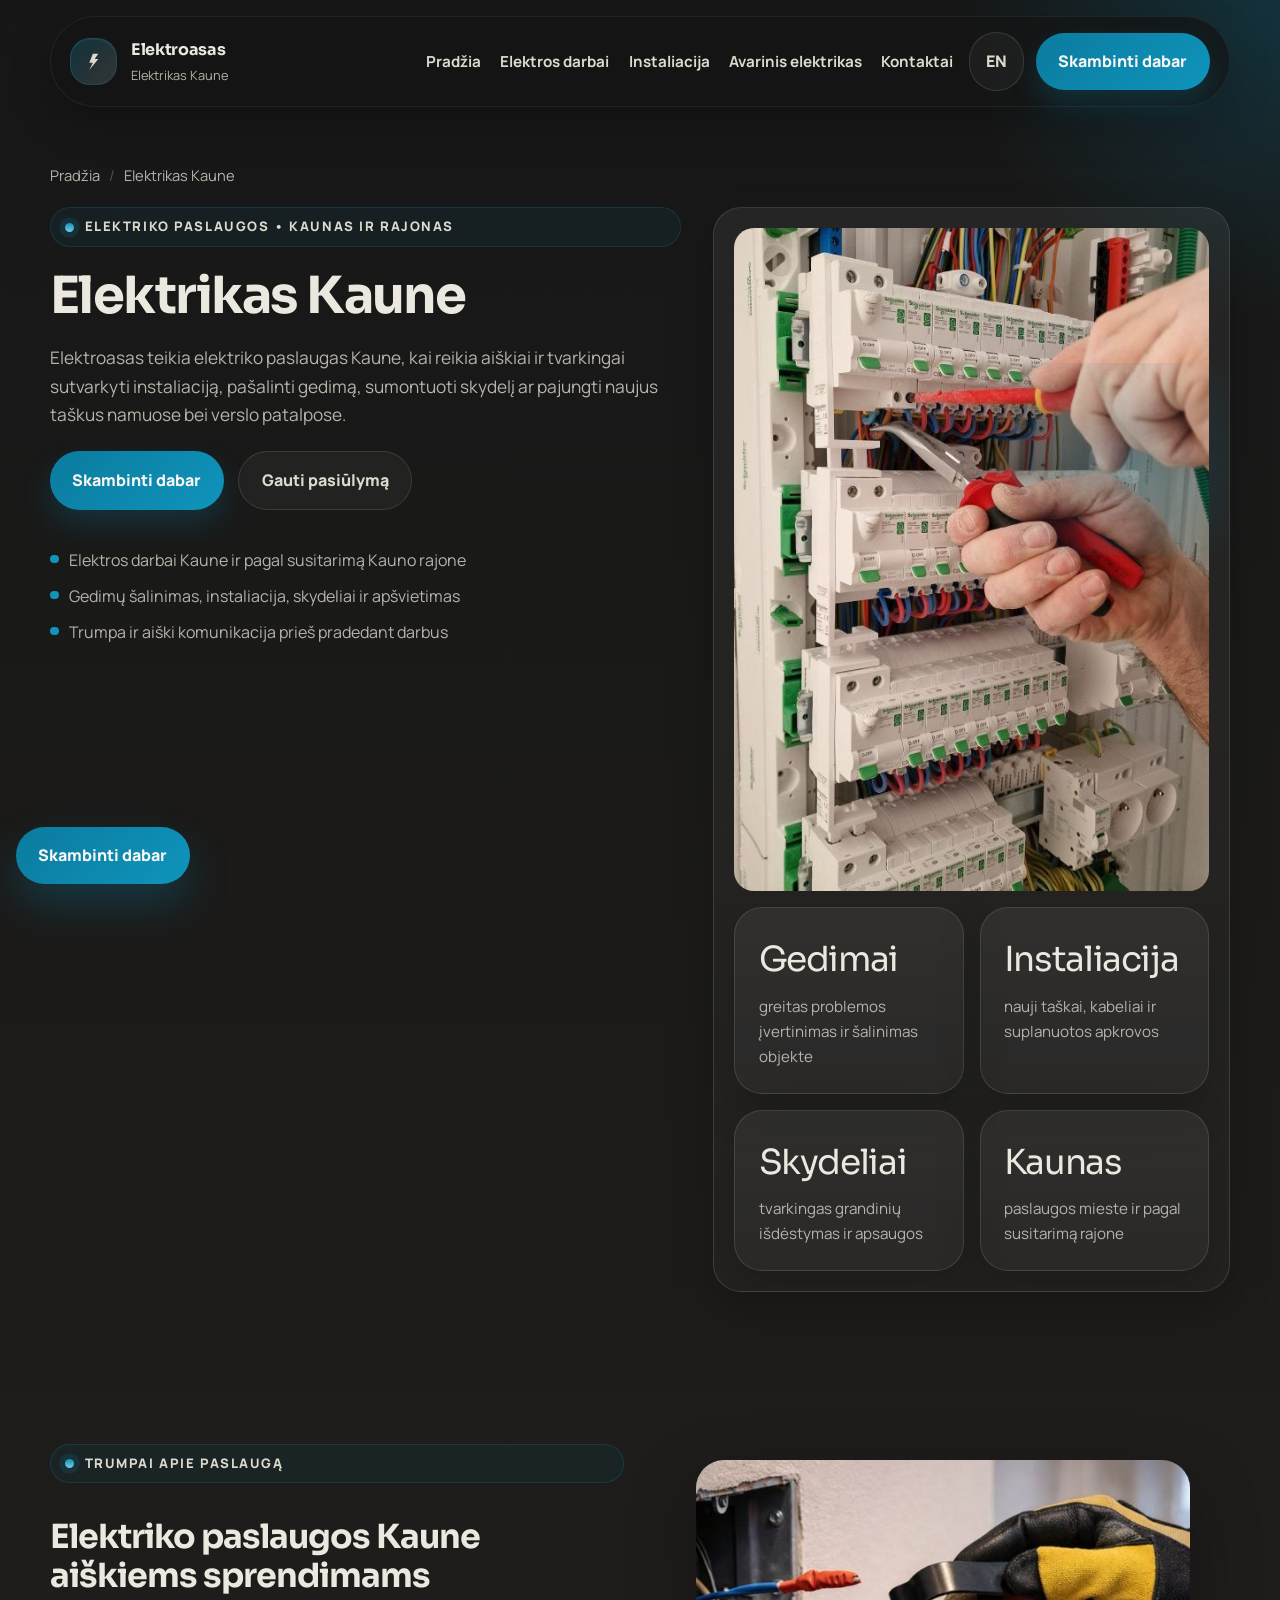
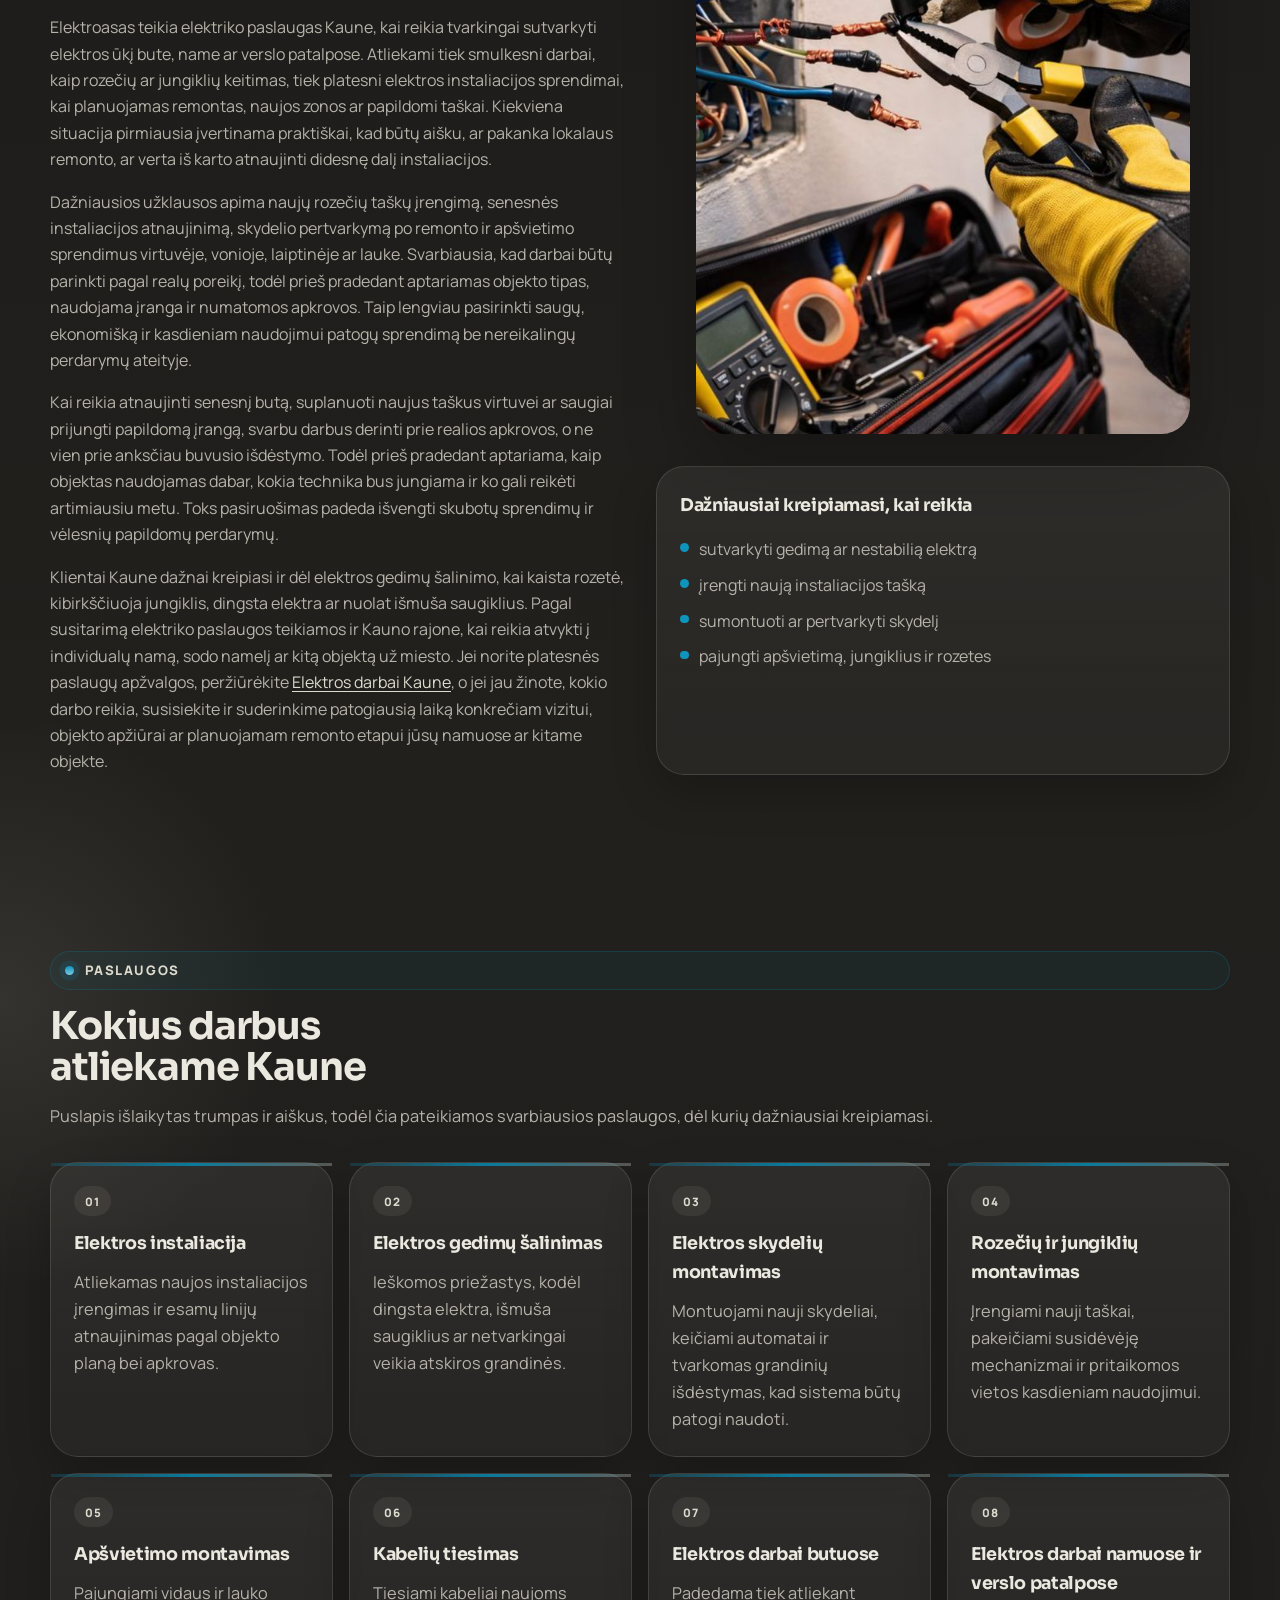
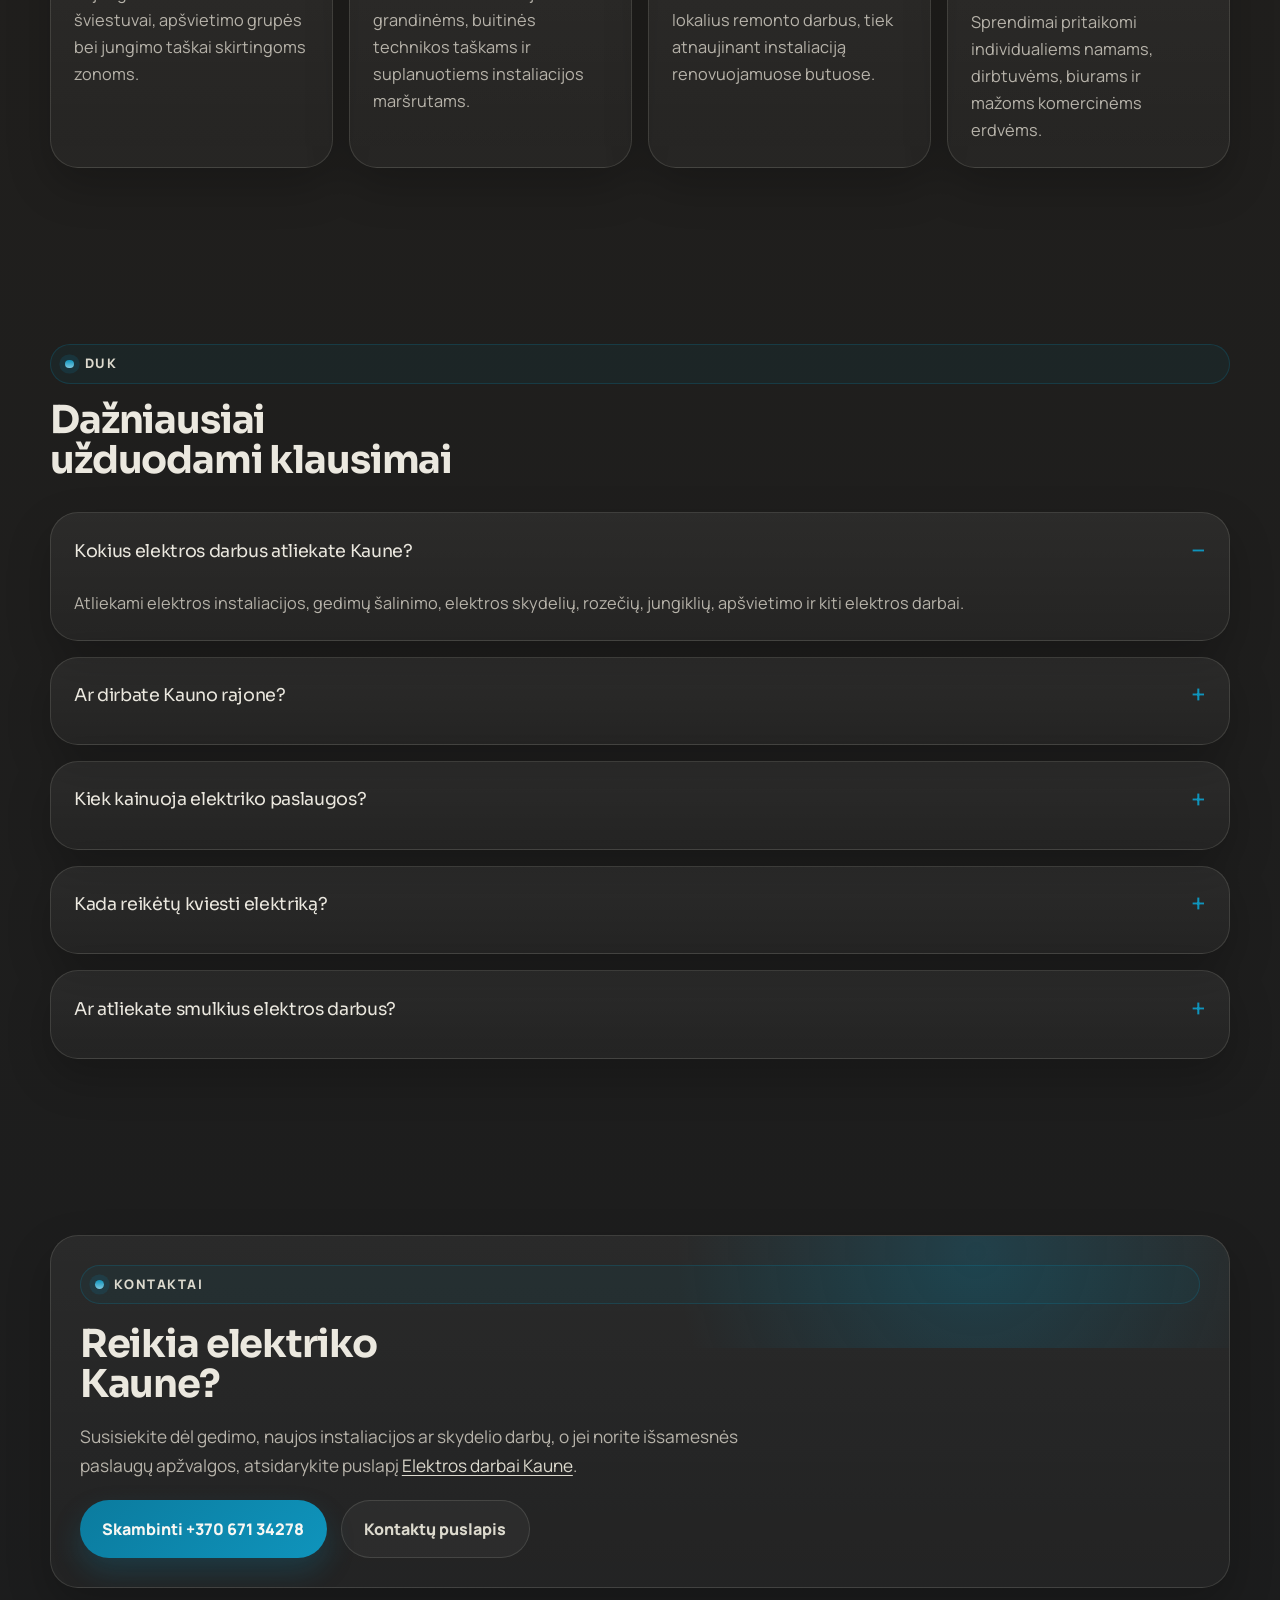
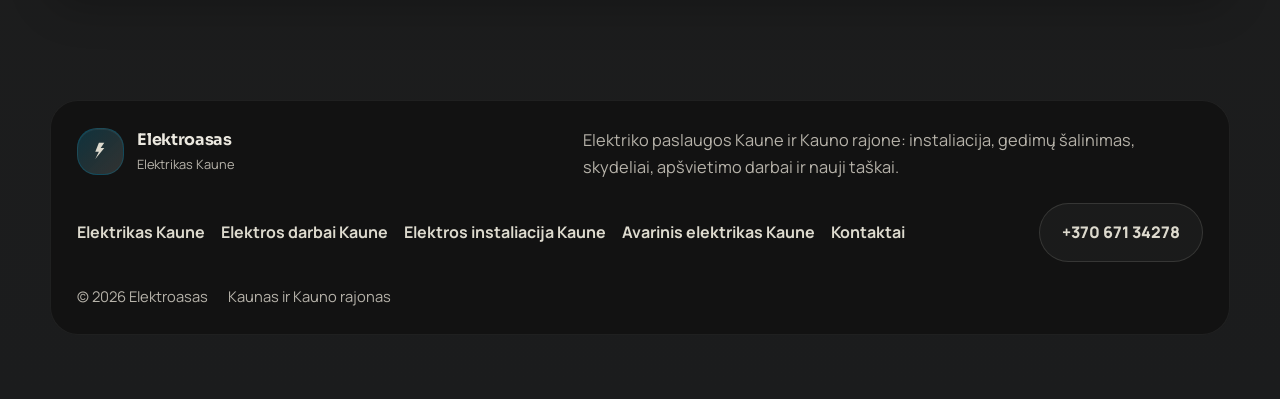
<file: elektrikas-kaune/index.html>
<!DOCTYPE html>
<html lang="lt">
<head>
  <meta charset="UTF-8">
  <meta name="viewport" content="width=device-width, initial-scale=1.0">
  <title>Elektrikas Kaune | Elektriko paslaugos – Elektroasas</title>
  <meta name="description" content="Reikalingas elektrikas Kaune? Elektroasas atlieka elektros instaliacijos, gedimų šalinimo, skydelių, rozečių, jungiklių ir apšvietimo montavimo darbus.">
  <meta name="robots" content="index, follow">
  <meta name="theme-color" content="#212121">
  <meta name="format-detection" content="telephone=yes">
  <meta name="author" content="Elektroasas">
  <link rel="canonical" href="https://elektroasas.lt/elektrikas-kaune/">
  <link rel="alternate" hreflang="lt" href="https://elektroasas.lt/elektrikas-kaune/">
  <link rel="alternate" hreflang="x-default" href="https://elektroasas.lt/elektrikas-kaune/">
  <meta property="og:type" content="website">
  <meta property="og:locale" content="lt_LT">
  <meta property="og:site_name" content="Elektroasas">
  <meta property="og:url" content="https://elektroasas.lt/elektrikas-kaune/">
  <meta property="og:title" content="Elektrikas Kaune | Elektriko paslaugos – Elektroasas">
  <meta property="og:description" content="Reikalingas elektrikas Kaune? Elektroasas atlieka elektros instaliacijos, gedimų šalinimo, skydelių, rozečių, jungiklių ir apšvietimo montavimo darbus.">
  <meta property="og:image" content="https://elektroasas.lt/images/pirmas.jpg">
  <meta property="og:image:alt" content="Elektrikas Kaune atlieka elektros instaliacijos ir skydelio darbus">
  <meta name="twitter:card" content="summary_large_image">
  <meta name="twitter:title" content="Elektrikas Kaune | Elektriko paslaugos – Elektroasas">
  <meta name="twitter:description" content="Reikalingas elektrikas Kaune? Elektroasas atlieka elektros instaliacijos, gedimų šalinimo, skydelių, rozečių, jungiklių ir apšvietimo montavimo darbus.">
  <meta name="twitter:image" content="https://elektroasas.lt/images/pirmas.jpg">
  <link rel="icon" href="../assets/favicon.svg" type="image/svg+xml">
  <link rel="preconnect" href="https://fonts.googleapis.com">
  <link rel="preconnect" href="https://fonts.gstatic.com" crossorigin>
  <link href="https://fonts.googleapis.com/css2?family=Manrope:wght@400;500;700;800&family=Sora:wght@500;700;800&display=swap" rel="stylesheet">
  <link rel="stylesheet" href="../assets/styles.css">
  <meta name="google-site-verification" content="PASTE_GOOGLE_SEARCH_CONSOLE_TOKEN_HERE">
  <script type="application/ld+json">
  {
    "@context": "https://schema.org",
    "@graph": [
      {
        "@type": "WebPage",
        "@id": "https://elektroasas.lt/elektrikas-kaune/#webpage",
        "url": "https://elektroasas.lt/elektrikas-kaune/",
        "name": "Elektrikas Kaune | Elektriko paslaugos – Elektroasas",
        "description": "Reikalingas elektrikas Kaune? Elektroasas atlieka elektros instaliacijos, gedimų šalinimo, skydelių, rozečių, jungiklių ir apšvietimo montavimo darbus.",
        "inLanguage": "lt-LT"
      },
      {
        "@type": "Electrician",
        "@id": "https://elektroasas.lt/elektrikas-kaune/#electrician",
        "name": "Elektroasas",
        "url": "https://elektroasas.lt/elektrikas-kaune/",
        "telephone": "+37067134278",
        "email": "info@elektroasas.lt",
        "image": "https://elektroasas.lt/images/pirmas.jpg",
        "areaServed": [
          {
            "@type": "City",
            "name": "Kaunas"
          },
          {
            "@type": "AdministrativeArea",
            "name": "Kauno rajonas"
          }
        ],
        "address": {
          "@type": "PostalAddress",
          "addressLocality": "Kaunas",
          "addressCountry": "LT"
        },
        "serviceType": [
          "Elektros darbai Kaune",
          "Elektriko paslaugos Kaune",
          "Elektros instaliacija Kaune",
          "Elektros gedimų šalinimas",
          "Elektros skydelių montavimas",
          "Rozečių ir jungiklių montavimas",
          "Apšvietimo montavimas"
        ],
        "description": "Elektroasas teikia elektriko paslaugas Kaune ir Kauno rajone: elektros instaliacijos, gedimų šalinimo, elektros skydelių, rozečių, jungiklių ir apšvietimo montavimo darbus."
      },
      {
        "@type": "FAQPage",
        "@id": "https://elektroasas.lt/elektrikas-kaune/#faq",
        "mainEntity": [
          {
            "@type": "Question",
            "name": "Kokius elektros darbus atliekate Kaune?",
            "acceptedAnswer": {
              "@type": "Answer",
              "text": "Atliekami elektros instaliacijos, gedimų šalinimo, elektros skydelių, rozečių, jungiklių, apšvietimo ir kiti elektros darbai."
            }
          },
          {
            "@type": "Question",
            "name": "Ar dirbate Kauno rajone?",
            "acceptedAnswer": {
              "@type": "Answer",
              "text": "Elektros darbai atliekami Kaune ir pagal susitarimą Kauno rajone."
            }
          },
          {
            "@type": "Question",
            "name": "Kiek kainuoja elektriko paslaugos?",
            "acceptedAnswer": {
              "@type": "Answer",
              "text": "Kaina priklauso nuo darbo pobūdžio, objekto vietos, gedimo sudėtingumo ir darbų apimties."
            }
          },
          {
            "@type": "Question",
            "name": "Kada reikėtų kviesti elektriką?",
            "acceptedAnswer": {
              "@type": "Answer",
              "text": "Elektriką verta kviesti, jei dingsta elektra, kaista rozetės, kibirkščiuoja jungikliai, išmuša saugiklius arba planuojama nauja elektros instaliacija."
            }
          },
          {
            "@type": "Question",
            "name": "Ar atliekate smulkius elektros darbus?",
            "acceptedAnswer": {
              "@type": "Answer",
              "text": "Taip, gali būti atliekami tiek smulkūs elektros darbai, tiek didesni elektros instaliacijos ar remonto darbai."
            }
          }
        ]
      },
      {
        "@type": "BreadcrumbList",
        "@id": "https://elektroasas.lt/elektrikas-kaune/#breadcrumbs",
        "itemListElement": [
          {
            "@type": "ListItem",
            "position": 1,
            "name": "Pradžia",
            "item": "https://elektroasas.lt/"
          },
          {
            "@type": "ListItem",
            "position": 2,
            "name": "Elektrikas Kaune",
            "item": "https://elektroasas.lt/elektrikas-kaune/"
          }
        ]
      }
    ]
  }
  </script>
</head>
<body>
  <div class="page-shell">
    <header class="site-header">
      <div class="container">
        <div class="header-bar">
          <a class="brand" href="/" aria-label="Elektroasas pradžia">
            <span class="brand-mark" aria-hidden="true">
              <svg viewBox="0 0 24 24" fill="none">
                <path d="M7 3h10l-4 6h4l-10 12 4-8H7l4-10Z" fill="currentColor"/>
              </svg>
            </span>
            <span class="brand-copy">
              <span class="brand-name">Elektroasas</span>
              <span class="brand-meta">Elektrikas Kaune</span>
            </span>
          </a>

          <button class="nav-toggle" type="button" data-nav-toggle aria-label="Atidaryti meniu" aria-expanded="false">
            <svg viewBox="0 0 24 24" fill="none" stroke="currentColor" stroke-width="2">
              <path d="M4 7h16M4 12h16M4 17h16"/>
            </svg>
          </button>

          <nav class="nav" data-nav-panel aria-label="Pagrindinė navigacija">
            <div class="nav-links">
              <a class="nav-link" href="/">Pradžia</a>
              <a class="nav-link" href="/elektros-darbai-kaune/">Elektros darbai</a>
              <a class="nav-link" href="/elektros-instaliacija-kaune/">Instaliacija</a>
              <a class="nav-link" href="/avarinis-elektrikas-kaune/">Avarinis elektrikas</a>
              <a class="nav-link" href="/kontaktai/">Kontaktai</a>
            </div>
            <div class="nav-actions">
              <a class="language-link" href="/en/" lang="en" hreflang="en">EN</a>
              <a class="nav-phone" href="tel:+37067134278">Skambinti dabar</a>
            </div>
          </nav>
        </div>
      </div>
    </header>

    <main>
      <section class="page-hero">
        <div class="container">
          <ol class="breadcrumbs">
            <li><a href="/">Pradžia</a></li>
            <li><span>Elektrikas Kaune</span></li>
          </ol>

          <div class="hero-grid">
            <div class="hero-copy reveal">
              <span class="eyebrow">Elektriko paslaugos • Kaunas ir rajonas</span>
              <h1 class="page-title">Elektrikas Kaune</h1>
              <p class="lead">Elektroasas teikia elektriko paslaugas Kaune, kai reikia aiškiai ir tvarkingai sutvarkyti instaliaciją, pašalinti gedimą, sumontuoti skydelį ar pajungti naujus taškus namuose bei verslo patalpose.</p>
              <div class="button-row">
                <a class="button button-primary" href="tel:+37067134278">Skambinti dabar</a>
                <a class="button button-secondary" href="/kontaktai/">Gauti pasiūlymą</a>
              </div>
              <ul class="service-list">
                <li>Elektros darbai Kaune ir pagal susitarimą Kauno rajone</li>
                <li>Gedimų šalinimas, instaliacija, skydeliai ir apšvietimas</li>
                <li>Trumpa ir aiški komunikacija prieš pradedant darbus</li>
              </ul>
            </div>

            <div class="hero-panel reveal" style="--delay: 120ms;">
              <img src="../images/pirmas.jpg" width="537" height="750" alt="Elektrikas Kaune atlieka elektros instaliacijos ir skydelio darbus" loading="eager">
              <div class="stats-grid">
                <article class="glass-card">
                  <p class="stat-value">Gedimai</p>
                  <p class="stat-label">greitas problemos įvertinimas ir šalinimas objekte</p>
                </article>
                <article class="glass-card">
                  <p class="stat-value">Instaliacija</p>
                  <p class="stat-label">nauji taškai, kabeliai ir suplanuotos apkrovos</p>
                </article>
                <article class="glass-card">
                  <p class="stat-value">Skydeliai</p>
                  <p class="stat-label">tvarkingas grandinių išdėstymas ir apsaugos</p>
                </article>
                <article class="glass-card">
                  <p class="stat-value">Kaunas</p>
                  <p class="stat-label">paslaugos mieste ir pagal susitarimą rajone</p>
                </article>
              </div>
            </div>
          </div>
        </div>
      </section>

      <section class="section">
        <div class="container">
          <div class="split-grid">
            <article class="seo-copy reveal">
              <span class="eyebrow">Trumpai apie paslaugą</span>
              <h2>Elektriko paslaugos Kaune aiškiems sprendimams</h2>
              <p>Elektroasas teikia elektriko paslaugas Kaune, kai reikia tvarkingai sutvarkyti elektros ūkį bute, name ar verslo patalpose. Atliekami tiek smulkesni darbai, kaip rozečių ar jungiklių keitimas, tiek platesni elektros instaliacijos sprendimai, kai planuojamas remontas, naujos zonos ar papildomi taškai. Kiekviena situacija pirmiausia įvertinama praktiškai, kad būtų aišku, ar pakanka lokalaus remonto, ar verta iš karto atnaujinti didesnę dalį instaliacijos.</p>
              <p>Dažniausios užklausos apima naujų rozečių taškų įrengimą, senesnės instaliacijos atnaujinimą, skydelio pertvarkymą po remonto ir apšvietimo sprendimus virtuvėje, vonioje, laiptinėje ar lauke. Svarbiausia, kad darbai būtų parinkti pagal realų poreikį, todėl prieš pradedant aptariamas objekto tipas, naudojama įranga ir numatomos apkrovos. Taip lengviau pasirinkti saugų, ekonomišką ir kasdieniam naudojimui patogų sprendimą be nereikalingų perdarymų ateityje.</p>
              <p>Kai reikia atnaujinti senesnį butą, suplanuoti naujus taškus virtuvei ar saugiai prijungti papildomą įrangą, svarbu darbus derinti prie realios apkrovos, o ne vien prie anksčiau buvusio išdėstymo. Todėl prieš pradedant aptariama, kaip objektas naudojamas dabar, kokia technika bus jungiama ir ko gali reikėti artimiausiu metu. Toks pasiruošimas padeda išvengti skubotų sprendimų ir vėlesnių papildomų perdarymų.</p>
              <p>Klientai Kaune dažnai kreipiasi ir dėl elektros gedimų šalinimo, kai kaista rozetė, kibirkščiuoja jungiklis, dingsta elektra ar nuolat išmuša saugiklius. Pagal susitarimą elektriko paslaugos teikiamos ir Kauno rajone, kai reikia atvykti į individualų namą, sodo namelį ar kitą objektą už miesto. Jei norite platesnės paslaugų apžvalgos, peržiūrėkite <a class="text-link" href="/elektros-darbai-kaune/">Elektros darbai Kaune</a>, o jei jau žinote, kokio darbo reikia, susisiekite ir suderinkime patogiausią laiką konkrečiam vizitui, objekto apžiūrai ar planuojamam remonto etapui jūsų namuose ar kitame objekte.</p>
            </article>

            <div class="panel-grid reveal" style="--delay: 120ms;">
              <figure class="media-card">
                <img src="../images/trecias.jpg" width="736" height="736" alt="Elektros skydelio montavimas Kaune gyvenamajame objekte" loading="lazy">
              </figure>
              <article class="list-card">
                <h3>Dažniausiai kreipiamasi, kai reikia</h3>
                <ul class="check-list">
                  <li>sutvarkyti gedimą ar nestabilią elektrą</li>
                  <li>įrengti naują instaliacijos tašką</li>
                  <li>sumontuoti ar pertvarkyti skydelį</li>
                  <li>pajungti apšvietimą, jungiklius ir rozetes</li>
                </ul>
              </article>
            </div>
          </div>
        </div>
      </section>

      <section class="section" id="paslaugos">
        <div class="container">
          <div class="section-head reveal">
            <span class="eyebrow">Paslaugos</span>
            <h2 class="section-title">Kokius darbus atliekame Kaune</h2>
            <p class="section-text">Puslapis išlaikytas trumpas ir aiškus, todėl čia pateikiamos svarbiausios paslaugos, dėl kurių dažniausiai kreipiamasi.</p>
          </div>

          <div class="cards-grid cards-4">
            <article class="detail-card reveal">
              <span class="card-tag">01</span>
              <h3>Elektros instaliacija</h3>
              <p class="card-text">Atliekamas naujos instaliacijos įrengimas ir esamų linijų atnaujinimas pagal objekto planą bei apkrovas.</p>
            </article>
            <article class="detail-card reveal" style="--delay: 60ms;">
              <span class="card-tag">02</span>
              <h3>Elektros gedimų šalinimas</h3>
              <p class="card-text">Ieškomos priežastys, kodėl dingsta elektra, išmuša saugiklius ar netvarkingai veikia atskiros grandinės.</p>
            </article>
            <article class="detail-card reveal" style="--delay: 120ms;">
              <span class="card-tag">03</span>
              <h3>Elektros skydelių montavimas</h3>
              <p class="card-text">Montuojami nauji skydeliai, keičiami automatai ir tvarkomas grandinių išdėstymas, kad sistema būtų patogi naudoti.</p>
            </article>
            <article class="detail-card reveal" style="--delay: 180ms;">
              <span class="card-tag">04</span>
              <h3>Rozečių ir jungiklių montavimas</h3>
              <p class="card-text">Įrengiami nauji taškai, pakeičiami susidėvėję mechanizmai ir pritaikomos vietos kasdieniam naudojimui.</p>
            </article>
            <article class="detail-card reveal">
              <span class="card-tag">05</span>
              <h3>Apšvietimo montavimas</h3>
              <p class="card-text">Pajungiami vidaus ir lauko šviestuvai, apšvietimo grupės bei jungimo taškai skirtingoms zonoms.</p>
            </article>
            <article class="detail-card reveal" style="--delay: 60ms;">
              <span class="card-tag">06</span>
              <h3>Kabelių tiesimas</h3>
              <p class="card-text">Tiesiami kabeliai naujoms grandinėms, buitinės technikos taškams ir suplanuotiems instaliacijos maršrutams.</p>
            </article>
            <article class="detail-card reveal" style="--delay: 120ms;">
              <span class="card-tag">07</span>
              <h3>Elektros darbai butuose</h3>
              <p class="card-text">Padedama tiek atliekant lokalius remonto darbus, tiek atnaujinant instaliaciją renovuojamuose butuose.</p>
            </article>
            <article class="detail-card reveal" style="--delay: 180ms;">
              <span class="card-tag">08</span>
              <h3>Elektros darbai namuose ir verslo patalpose</h3>
              <p class="card-text">Sprendimai pritaikomi individualiems namams, dirbtuvėms, biurams ir mažoms komercinėms erdvėms.</p>
            </article>
          </div>
        </div>
      </section>

      <section class="section" id="duk">
        <div class="container">
          <div class="section-head reveal">
            <span class="eyebrow">DUK</span>
            <h2 class="section-title">Dažniausiai užduodami klausimai</h2>
          </div>

          <div class="faq-list">
            <details class="faq-item reveal" open>
              <summary>Kokius elektros darbus atliekate Kaune?</summary>
              <p class="faq-answer">Atliekami elektros instaliacijos, gedimų šalinimo, elektros skydelių, rozečių, jungiklių, apšvietimo ir kiti elektros darbai.</p>
            </details>
            <details class="faq-item reveal" style="--delay: 60ms;">
              <summary>Ar dirbate Kauno rajone?</summary>
              <p class="faq-answer">Elektros darbai atliekami Kaune ir pagal susitarimą Kauno rajone.</p>
            </details>
            <details class="faq-item reveal" style="--delay: 120ms;">
              <summary>Kiek kainuoja elektriko paslaugos?</summary>
              <p class="faq-answer">Kaina priklauso nuo darbo pobūdžio, objekto vietos, gedimo sudėtingumo ir darbų apimties.</p>
            </details>
            <details class="faq-item reveal" style="--delay: 180ms;">
              <summary>Kada reikėtų kviesti elektriką?</summary>
              <p class="faq-answer">Elektriką verta kviesti, jei dingsta elektra, kaista rozetės, kibirkščiuoja jungikliai, išmuša saugiklius arba planuojama nauja elektros instaliacija.</p>
            </details>
            <details class="faq-item reveal" style="--delay: 240ms;">
              <summary>Ar atliekate smulkius elektros darbus?</summary>
              <p class="faq-answer">Taip, gali būti atliekami tiek smulkūs elektros darbai, tiek didesni elektros instaliacijos ar remonto darbai.</p>
            </details>
          </div>
        </div>
      </section>

      <section class="section" id="kontaktai">
        <div class="container">
          <div class="cta-panel reveal">
            <span class="eyebrow">Kontaktai</span>
            <h2 class="cta-title">Reikia elektriko Kaune?</h2>
            <p class="lead">Susisiekite dėl gedimo, naujos instaliacijos ar skydelio darbų, o jei norite išsamesnės paslaugų apžvalgos, atsidarykite puslapį <a class="text-link" href="/elektros-darbai-kaune/">Elektros darbai Kaune</a>.</p>
            <div class="button-row">
              <a class="button button-primary" href="tel:+37067134278">Skambinti +370 671 34278</a>
              <a class="button button-secondary" href="/kontaktai/">Kontaktų puslapis</a>
            </div>
          </div>
        </div>
      </section>
    </main>

    <footer class="footer">
      <div class="container">
        <div class="footer-inner">
          <div class="footer-top">
            <div>
              <a class="brand" href="/">
                <span class="brand-mark" aria-hidden="true">
                  <svg viewBox="0 0 24 24" fill="none">
                    <path d="M7 3h10l-4 6h4l-10 12 4-8H7l4-10Z" fill="currentColor"/>
                  </svg>
                </span>
                <span class="brand-copy">
                  <span class="brand-name">Elektroasas</span>
                  <span class="brand-meta">Elektrikas Kaune</span>
                </span>
              </a>
            </div>
            <p class="footer-copy">Elektriko paslaugos Kaune ir Kauno rajone: instaliacija, gedimų šalinimas, skydeliai, apšvietimo darbai ir nauji taškai.</p>
          </div>
          <div class="footer-nav">
            <div class="footer-links">
              <a href="/elektrikas-kaune/">Elektrikas Kaune</a>
              <a href="/elektros-darbai-kaune/">Elektros darbai Kaune</a>
              <a href="/elektros-instaliacija-kaune/">Elektros instaliacija Kaune</a>
              <a href="/avarinis-elektrikas-kaune/">Avarinis elektrikas Kaune</a>
              <a href="/kontaktai/">Kontaktai</a>
            </div>
            <a class="button button-secondary" href="tel:+37067134278">+370 671 34278</a>
          </div>
          <div class="footer-meta">
            <span>© <span data-year></span> Elektroasas</span>
            <span>Kaunas ir Kauno rajonas</span>
          </div>
        </div>
      </div>
    </footer>

    <div class="sticky-call">
      <a class="button button-primary" href="tel:+37067134278">Skambinti dabar</a>
    </div>
  </div>

  <script src="../assets/app.js"></script>
</body>
</html>
</file>
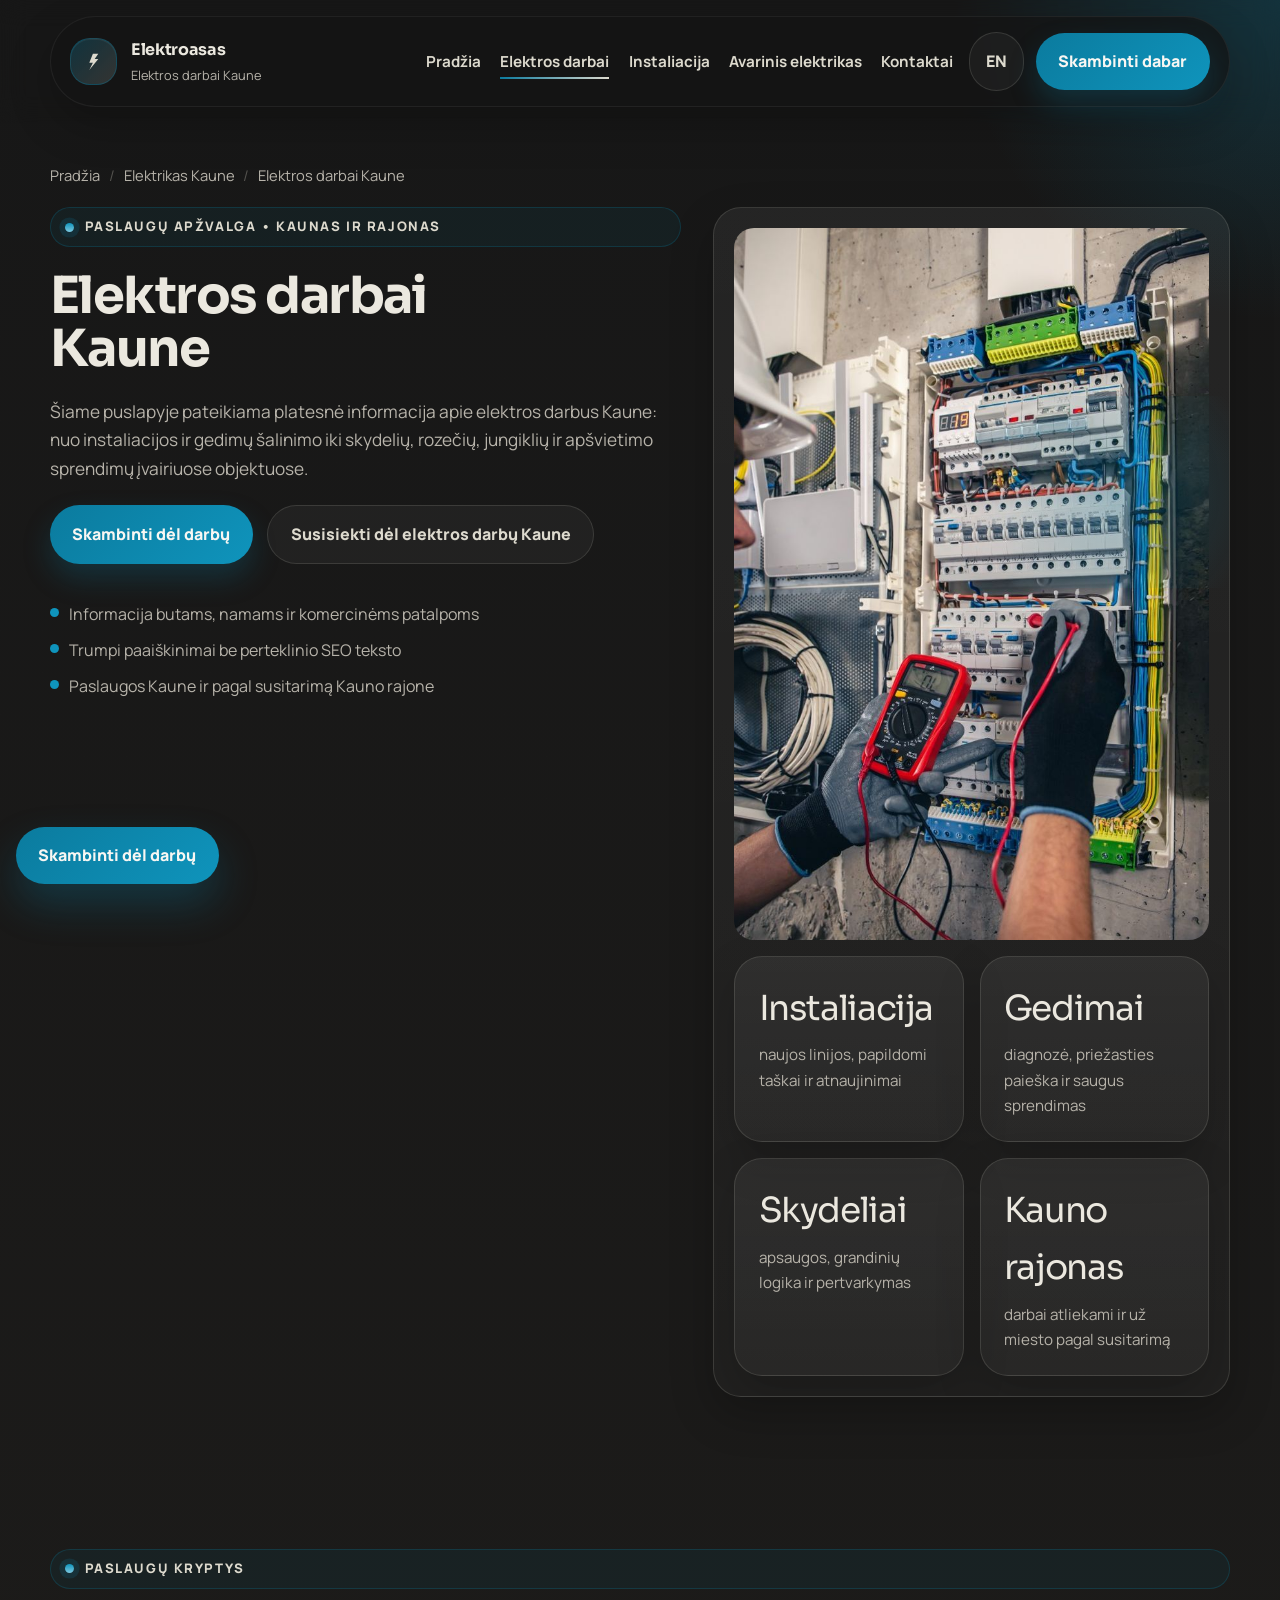
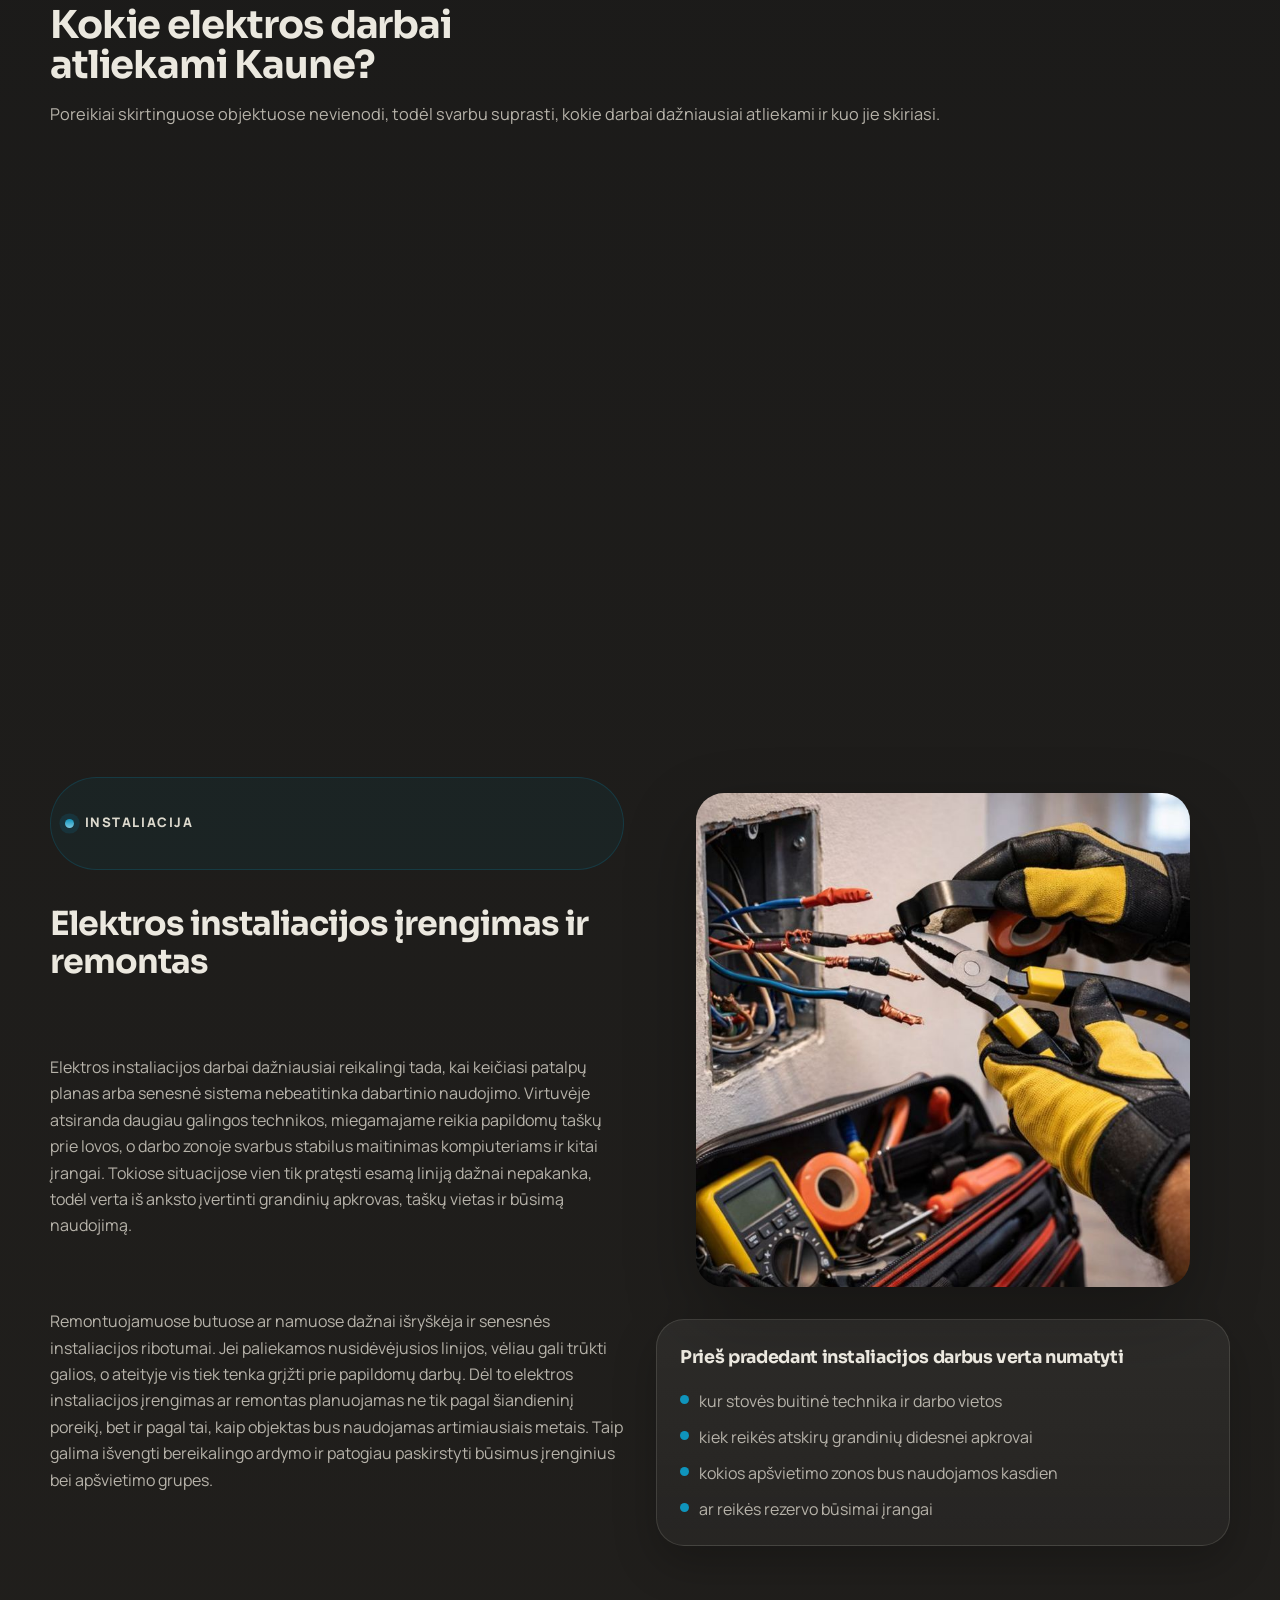
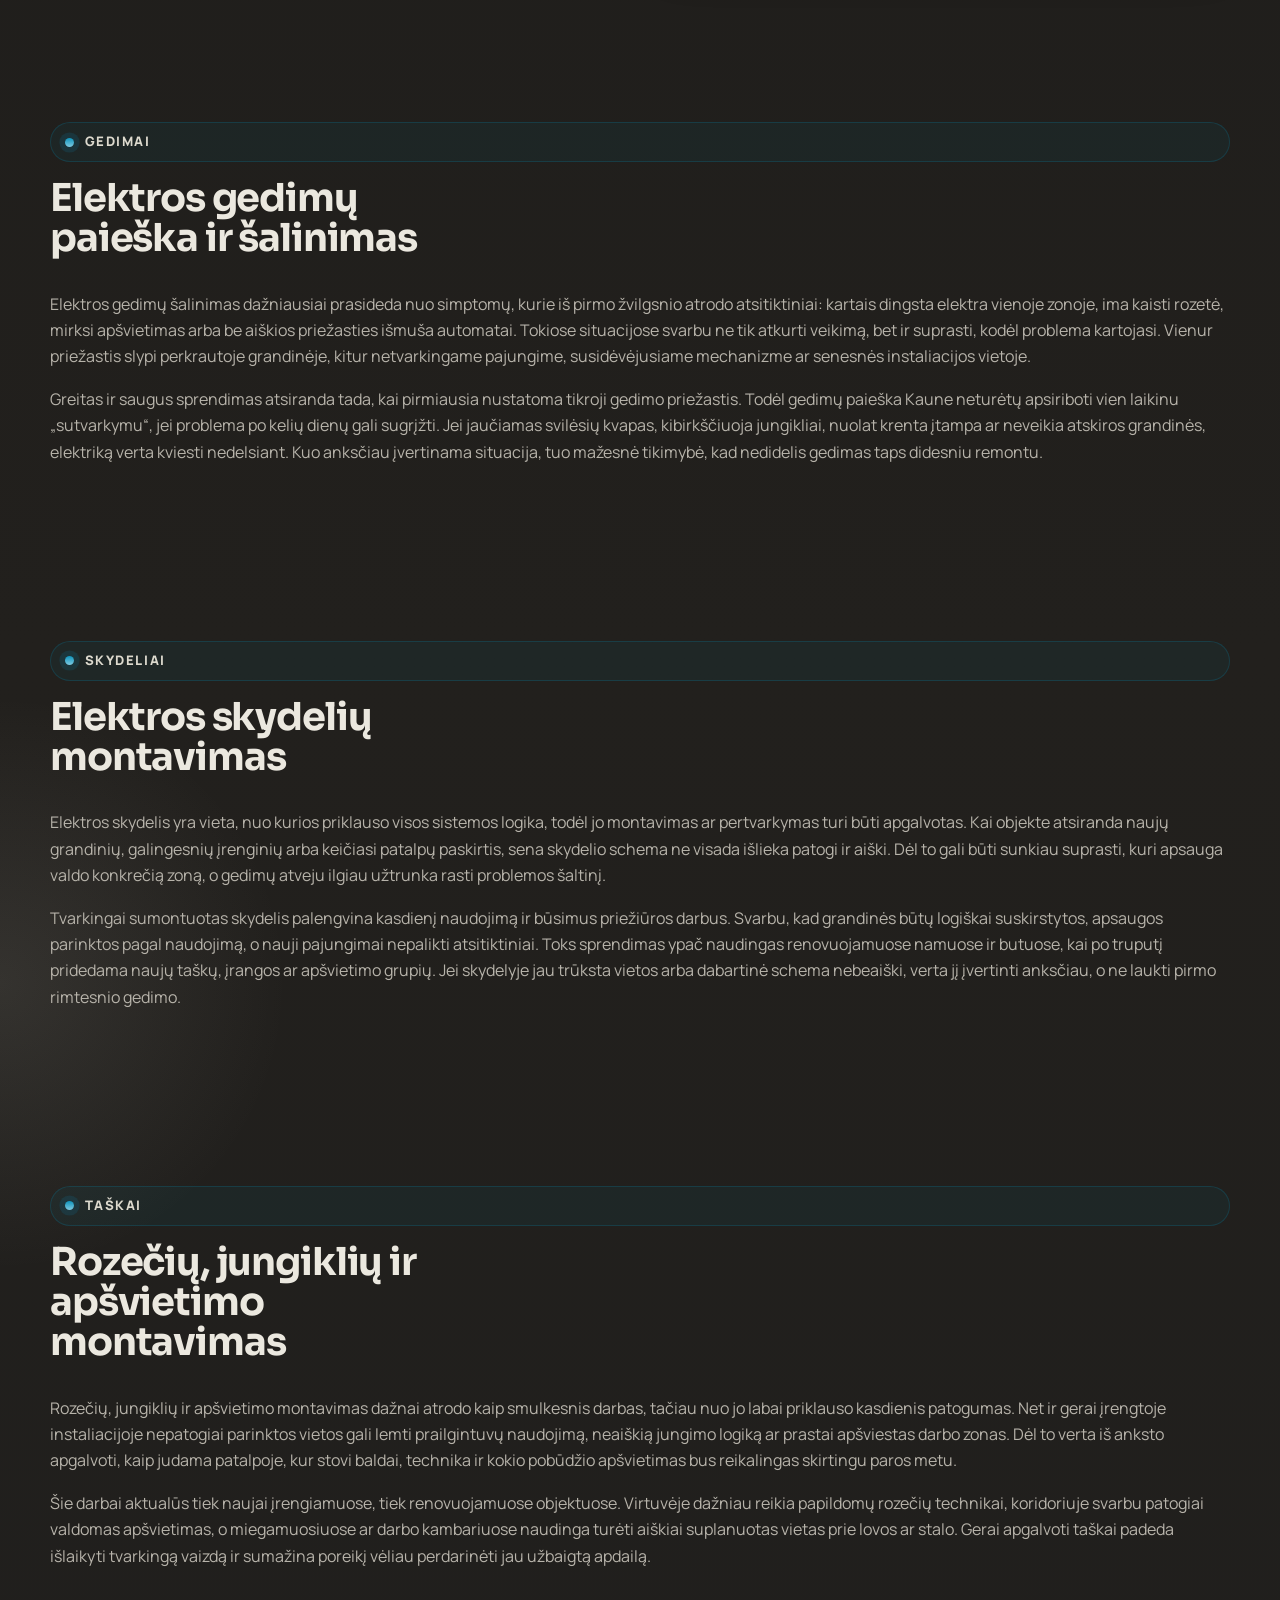
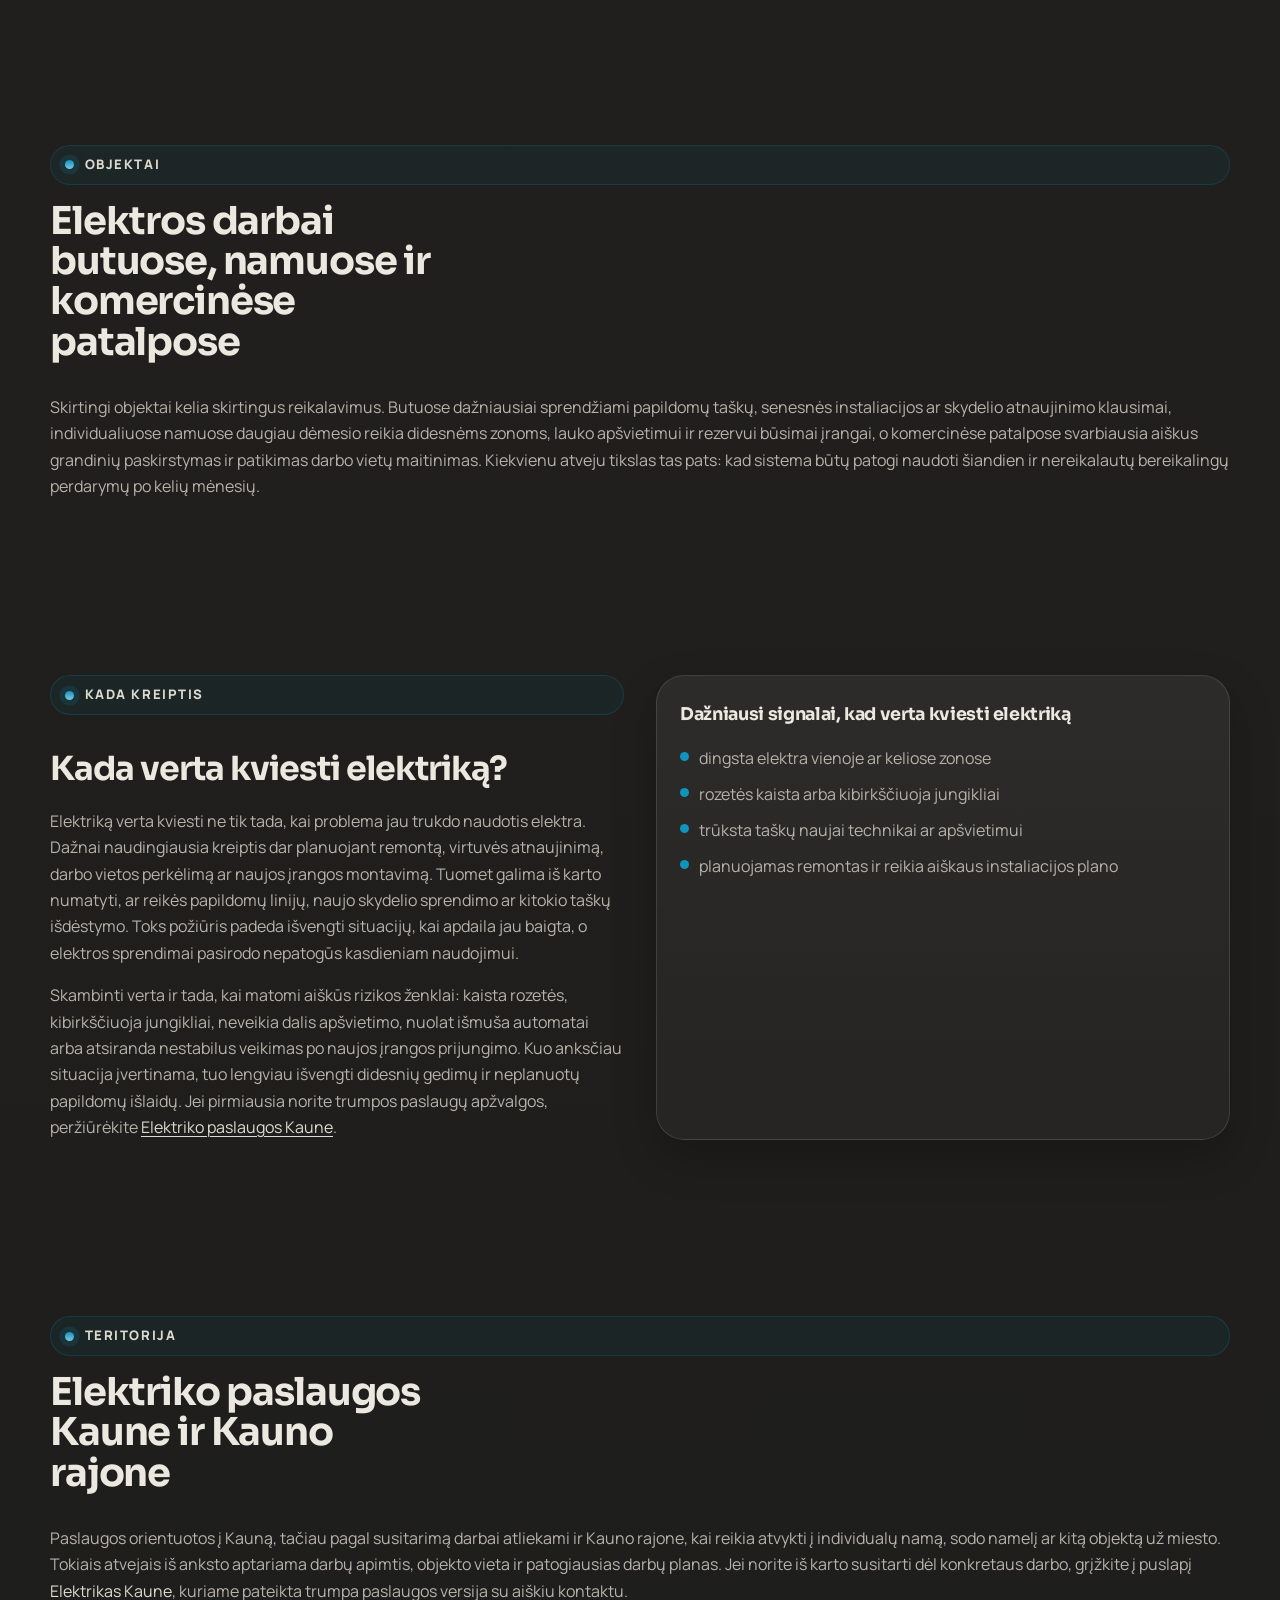
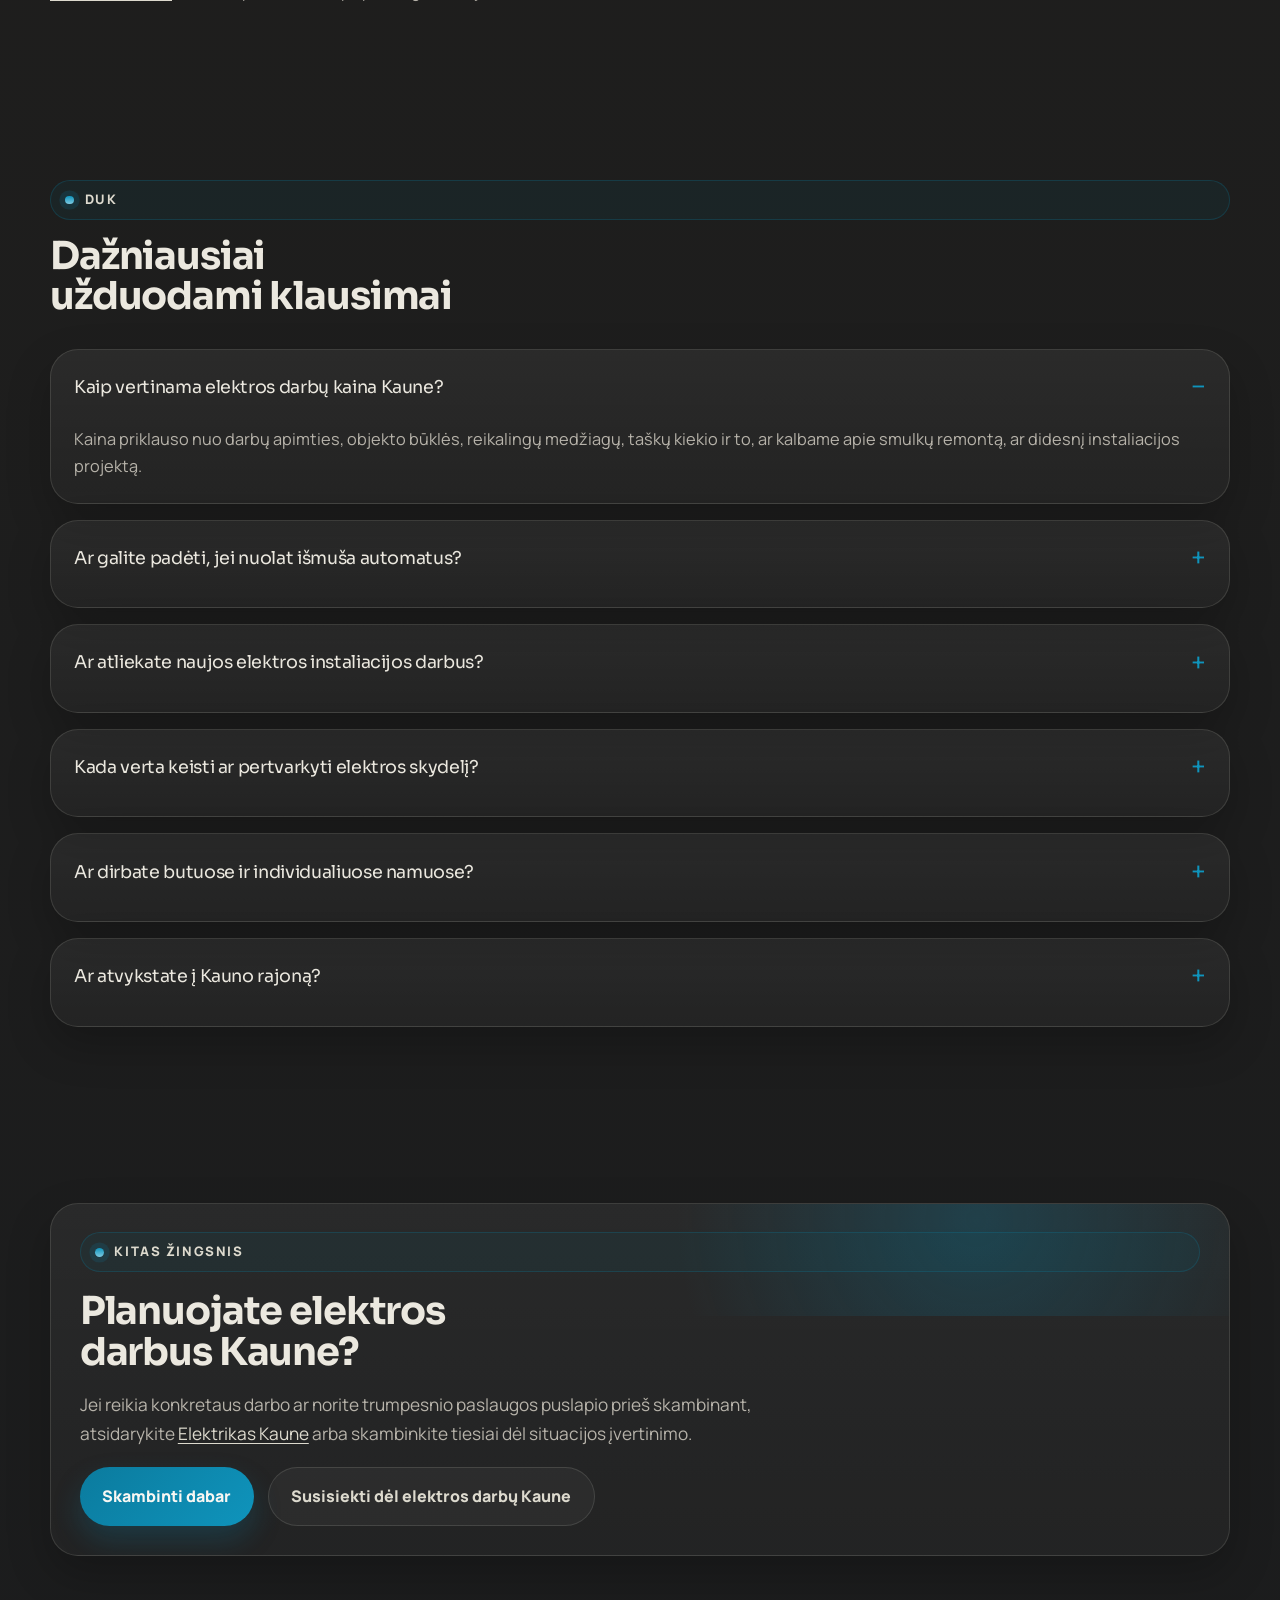
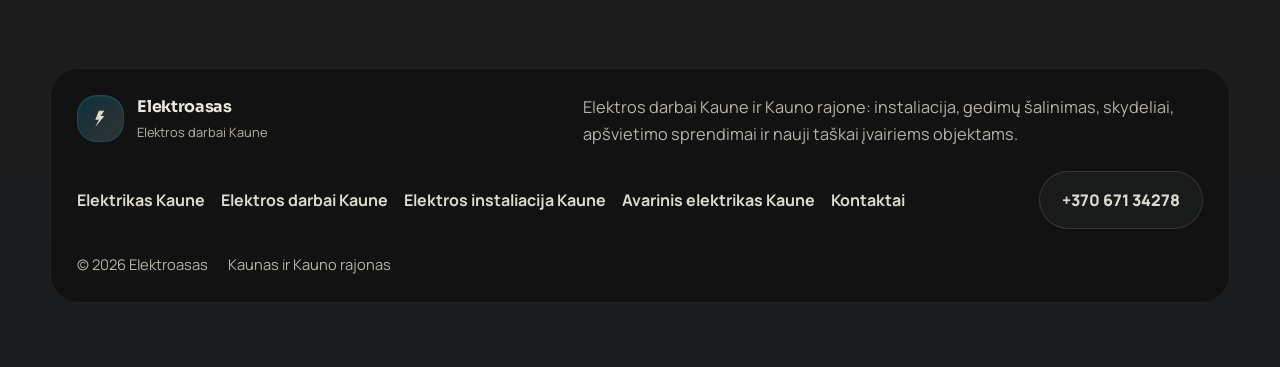
<file: elektros-darbai-kaune/index.html>
<!DOCTYPE html>
<html lang="lt">
<head>
  <meta charset="UTF-8">
  <meta name="viewport" content="width=device-width, initial-scale=1.0">
  <title>Elektros darbai Kaune | Instaliacija, gedimai, skydeliai – Elektroasas</title>
  <meta name="description" content="Elektros darbai Kaune: instaliacijos įrengimas, gedimų šalinimas, elektros skydelių montavimas, rozečių, jungiklių ir apšvietimo darbai.">
  <meta name="robots" content="index, follow">
  <meta name="theme-color" content="#212121">
  <meta name="format-detection" content="telephone=yes">
  <meta name="author" content="Elektroasas">
  <link rel="canonical" href="https://elektroasas.lt/elektros-darbai-kaune/">
  <link rel="alternate" hreflang="lt" href="https://elektroasas.lt/elektros-darbai-kaune/">
  <link rel="alternate" hreflang="x-default" href="https://elektroasas.lt/elektros-darbai-kaune/">
  <meta property="og:type" content="article">
  <meta property="og:locale" content="lt_LT">
  <meta property="og:site_name" content="Elektroasas">
  <meta property="og:url" content="https://elektroasas.lt/elektros-darbai-kaune/">
  <meta property="og:title" content="Elektros darbai Kaune | Instaliacija, gedimai, skydeliai – Elektroasas">
  <meta property="og:description" content="Elektros darbai Kaune: instaliacijos įrengimas, gedimų šalinimas, elektros skydelių montavimas, rozečių, jungiklių ir apšvietimo darbai.">
  <meta property="og:image" content="https://elektroasas.lt/images/antras.jpg">
  <meta property="og:image:alt" content="Elektros darbai Kaune atliekami renovuojamame objekte">
  <meta name="twitter:card" content="summary_large_image">
  <meta name="twitter:title" content="Elektros darbai Kaune | Instaliacija, gedimai, skydeliai – Elektroasas">
  <meta name="twitter:description" content="Elektros darbai Kaune: instaliacijos įrengimas, gedimų šalinimas, elektros skydelių montavimas, rozečių, jungiklių ir apšvietimo darbai.">
  <meta name="twitter:image" content="https://elektroasas.lt/images/antras.jpg">
  <link rel="icon" href="../assets/favicon.svg" type="image/svg+xml">
  <link rel="preconnect" href="https://fonts.googleapis.com">
  <link rel="preconnect" href="https://fonts.gstatic.com" crossorigin>
  <link href="https://fonts.googleapis.com/css2?family=Manrope:wght@400;500;700;800&family=Sora:wght@500;700;800&display=swap" rel="stylesheet">
  <link rel="stylesheet" href="../assets/styles.css">
  <meta name="google-site-verification" content="PASTE_GOOGLE_SEARCH_CONSOLE_TOKEN_HERE">
  <script type="application/ld+json">
  {
    "@context": "https://schema.org",
    "@graph": [
      {
        "@type": "WebPage",
        "@id": "https://elektroasas.lt/elektros-darbai-kaune/#webpage",
        "url": "https://elektroasas.lt/elektros-darbai-kaune/",
        "name": "Elektros darbai Kaune | Instaliacija, gedimai, skydeliai – Elektroasas",
        "description": "Elektros darbai Kaune: instaliacijos įrengimas, gedimų šalinimas, elektros skydelių montavimas, rozečių, jungiklių ir apšvietimo darbai.",
        "inLanguage": "lt-LT"
      },
      {
        "@type": "Electrician",
        "@id": "https://elektroasas.lt/#electrician",
        "name": "Elektroasas",
        "url": "https://elektroasas.lt/",
        "telephone": "+37067134278",
        "email": "info@elektroasas.lt",
        "address": {
          "@type": "PostalAddress",
          "addressLocality": "Kaunas",
          "addressCountry": "LT"
        },
        "areaServed": [
          {
            "@type": "City",
            "name": "Kaunas"
          },
          {
            "@type": "AdministrativeArea",
            "name": "Kauno rajonas"
          }
        ],
        "description": "Elektroasas teikia elektriko paslaugas Kaune ir Kauno rajone: elektros instaliacijos, gedimų šalinimo, elektros skydelių, rozečių, jungiklių ir apšvietimo montavimo darbus."
      },
      {
        "@type": "Service",
        "@id": "https://elektroasas.lt/elektros-darbai-kaune/#service",
        "name": "Elektros darbai Kaune",
        "url": "https://elektroasas.lt/elektros-darbai-kaune/",
        "description": "Elektros darbai Kaune: instaliacijos įrengimas, gedimų šalinimas, elektros skydelių montavimas, rozečių, jungiklių ir apšvietimo darbai.",
        "provider": {
          "@id": "https://elektroasas.lt/#electrician"
        },
        "areaServed": [
          {
            "@type": "City",
            "name": "Kaunas"
          },
          {
            "@type": "AdministrativeArea",
            "name": "Kauno rajonas"
          }
        ],
        "serviceType": [
          "Elektros darbai Kaune",
          "Elektriko paslaugos Kaune",
          "Elektros instaliacija Kaune",
          "Elektros gedimų šalinimas Kaune",
          "Elektros skydelių montavimas Kaune",
          "Rozečių ir jungiklių montavimas Kaune",
          "Apšvietimo montavimas Kaune",
          "Elektrikas Kauno rajone"
        ]
      },
      {
        "@type": "Article",
        "@id": "https://elektroasas.lt/elektros-darbai-kaune/#article",
        "headline": "Elektros darbai Kaune",
        "description": "Elektros darbų apžvalga Kaune: instaliacija, gedimų šalinimas, skydeliai, apšvietimas ir darbai įvairiuose objektuose.",
        "url": "https://elektroasas.lt/elektros-darbai-kaune/",
        "inLanguage": "lt-LT",
        "mainEntityOfPage": {
          "@id": "https://elektroasas.lt/elektros-darbai-kaune/#webpage"
        },
        "about": {
          "@id": "https://elektroasas.lt/elektros-darbai-kaune/#service"
        },
        "image": "https://elektroasas.lt/images/antras.jpg"
      },
      {
        "@type": "FAQPage",
        "@id": "https://elektroasas.lt/elektros-darbai-kaune/#faq",
        "mainEntity": [
          {
            "@type": "Question",
            "name": "Kaip vertinama elektros darbų kaina Kaune?",
            "acceptedAnswer": {
              "@type": "Answer",
              "text": "Kaina priklauso nuo darbų apimties, objekto būklės, reikalingų medžiagų, taškų kiekio ir to, ar kalbame apie smulkų remontą, ar didesnį instaliacijos projektą."
            }
          },
          {
            "@type": "Question",
            "name": "Ar galite padėti, jei nuolat išmuša automatus?",
            "acceptedAnswer": {
              "@type": "Answer",
              "text": "Taip, pirmiausia ieškoma priežasties, dėl kurios grandinė perkraunama arba veikia nestabiliai, o tada parenkamas saugus gedimo šalinimo sprendimas."
            }
          },
          {
            "@type": "Question",
            "name": "Ar atliekate naujos elektros instaliacijos darbus?",
            "acceptedAnswer": {
              "@type": "Answer",
              "text": "Taip, atliekamas naujos elektros instaliacijos įrengimas, papildomų linijų vedimas ir esamų sprendimų atnaujinimas pagal objekto poreikį."
            }
          },
          {
            "@type": "Question",
            "name": "Kada verta keisti ar pertvarkyti elektros skydelį?",
            "acceptedAnswer": {
              "@type": "Answer",
              "text": "Skydelį verta pertvarkyti, kai trūksta vietos naujoms grandinėms, automatai veikia neaiškiai, įranga atnaujinta, o sena apsaugų logika nebeatitinka dabartinio naudojimo."
            }
          },
          {
            "@type": "Question",
            "name": "Ar dirbate butuose ir individualiuose namuose?",
            "acceptedAnswer": {
              "@type": "Answer",
              "text": "Taip, elektros darbai atliekami butuose, individualiuose namuose ir mažose komercinėse patalpose pagal konkretaus objekto situaciją."
            }
          },
          {
            "@type": "Question",
            "name": "Ar atvykstate į Kauno rajoną?",
            "acceptedAnswer": {
              "@type": "Answer",
              "text": "Taip, pagal susitarimą elektros darbai atliekami ne tik Kaune, bet ir Kauno rajone."
            }
          }
        ]
      },
      {
        "@type": "BreadcrumbList",
        "@id": "https://elektroasas.lt/elektros-darbai-kaune/#breadcrumbs",
        "itemListElement": [
          {
            "@type": "ListItem",
            "position": 1,
            "name": "Pradžia",
            "item": "https://elektroasas.lt/"
          },
          {
            "@type": "ListItem",
            "position": 2,
            "name": "Elektrikas Kaune",
            "item": "https://elektroasas.lt/elektrikas-kaune/"
          },
          {
            "@type": "ListItem",
            "position": 3,
            "name": "Elektros darbai Kaune",
            "item": "https://elektroasas.lt/elektros-darbai-kaune/"
          }
        ]
      }
    ]
  }
  </script>
</head>
<body>
  <div class="page-shell">
    <header class="site-header">
      <div class="container">
        <div class="header-bar">
          <a class="brand" href="/" aria-label="Elektroasas pradžia">
            <span class="brand-mark" aria-hidden="true">
              <svg viewBox="0 0 24 24" fill="none">
                <path d="M7 3h10l-4 6h4l-10 12 4-8H7l4-10Z" fill="currentColor"/>
              </svg>
            </span>
            <span class="brand-copy">
              <span class="brand-name">Elektroasas</span>
              <span class="brand-meta">Elektros darbai Kaune</span>
            </span>
          </a>

          <button class="nav-toggle" type="button" data-nav-toggle aria-label="Atidaryti meniu" aria-expanded="false">
            <svg viewBox="0 0 24 24" fill="none" stroke="currentColor" stroke-width="2">
              <path d="M4 7h16M4 12h16M4 17h16"/>
            </svg>
          </button>

          <nav class="nav" data-nav-panel aria-label="Pagrindinė navigacija">
            <div class="nav-links">
              <a class="nav-link" href="/">Pradžia</a>
              <a class="nav-link" href="/elektros-darbai-kaune/" aria-current="page">Elektros darbai</a>
              <a class="nav-link" href="/elektros-instaliacija-kaune/">Instaliacija</a>
              <a class="nav-link" href="/avarinis-elektrikas-kaune/">Avarinis elektrikas</a>
              <a class="nav-link" href="/kontaktai/">Kontaktai</a>
            </div>
            <div class="nav-actions">
              <a class="language-link" href="/en/" lang="en" hreflang="en">EN</a>
              <a class="nav-phone" href="tel:+37067134278">Skambinti dabar</a>
            </div>
          </nav>
        </div>
      </div>
    </header>

    <main>
      <section class="page-hero">
        <div class="container">
          <ol class="breadcrumbs">
            <li><a href="/">Pradžia</a></li>
            <li><a href="/elektrikas-kaune/">Elektrikas Kaune</a></li>
            <li><span>Elektros darbai Kaune</span></li>
          </ol>

          <div class="hero-grid">
            <div class="hero-copy reveal">
              <span class="eyebrow">Paslaugų apžvalga • Kaunas ir rajonas</span>
              <h1 class="page-title">Elektros darbai Kaune</h1>
              <p class="lead">Šiame puslapyje pateikiama platesnė informacija apie elektros darbus Kaune: nuo instaliacijos ir gedimų šalinimo iki skydelių, rozečių, jungiklių ir apšvietimo sprendimų įvairiuose objektuose.</p>
              <div class="button-row">
                <a class="button button-primary" href="tel:+37067134278">Skambinti dėl darbų</a>
                <a class="button button-secondary" href="/elektrikas-kaune/">Susisiekti dėl elektros darbų Kaune</a>
              </div>
              <ul class="service-list">
                <li>Informacija butams, namams ir komercinėms patalpoms</li>
                <li>Trumpi paaiškinimai be perteklinio SEO teksto</li>
                <li>Paslaugos Kaune ir pagal susitarimą Kauno rajone</li>
              </ul>
            </div>

            <div class="hero-panel reveal" style="--delay: 120ms;">
              <img src="../images/antras.jpg" width="736" height="1103" alt="Elektrikas Kaune atlieka elektros instaliacijos darbus renovuojamame objekte" loading="eager">
              <div class="stats-grid">
                <article class="glass-card">
                  <p class="stat-value">Instaliacija</p>
                  <p class="stat-label">naujos linijos, papildomi taškai ir atnaujinimai</p>
                </article>
                <article class="glass-card">
                  <p class="stat-value">Gedimai</p>
                  <p class="stat-label">diagnozė, priežasties paieška ir saugus sprendimas</p>
                </article>
                <article class="glass-card">
                  <p class="stat-value">Skydeliai</p>
                  <p class="stat-label">apsaugos, grandinių logika ir pertvarkymas</p>
                </article>
                <article class="glass-card">
                  <p class="stat-value">Kauno rajonas</p>
                  <p class="stat-label">darbai atliekami ir už miesto pagal susitarimą</p>
                </article>
              </div>
            </div>
          </div>
        </div>
      </section>

      <section class="section">
        <div class="container">
          <div class="section-head reveal">
            <span class="eyebrow">Paslaugų kryptys</span>
            <h2 class="section-title">Kokie elektros darbai atliekami Kaune?</h2>
            <p class="section-text">Poreikiai skirtinguose objektuose nevienodi, todėl svarbu suprasti, kokie darbai dažniausiai atliekami ir kuo jie skiriasi.</p>
          </div>

          <article class="seo-copy reveal">
            <p>Elektros darbai Kaune apima kur kas daugiau nei vieną skubų iškvietimą. Vienuose objektuose reikia naujos instaliacijos po remonto, kituose prireikia papildomų taškų virtuvei, kondicionieriui, šilumos siurbliui ar darbo vietai. Taip pat dažnai tenka sutvarkyti elektros skydelį, pakeisti nusidėvėjusias rozetes, prijungti apšvietimą arba surasti, kodėl nuolat išmuša automatus. Praktikoje svarbiausia ne tik atlikti darbą, bet ir parinkti sprendimą, kuris tiktų konkrečiam naudojimui.</p>
            <p>Darbo apimtis priklauso nuo objekto būklės ir nuo to, ar kalbame apie butą, individualų namą, ar komercines patalpas. Dėl to prieš pradedant verta aiškiai įsivardyti, ar reikalingas smulkus pataisymas, ar nuoseklus elektros ūkio atnaujinimas. Toks pradinis aptarimas padeda išvengti situacijos, kai po kelių savaičių tenka grįžti prie tų pačių vietų ir iš naujo ardyti apdailą dėl per mažai suplanuotų taškų ar nepakankamai įvertintų apkrovų.</p>
          </article>

          <div class="cards-grid cards-4">
            <article class="detail-card reveal">
              <span class="card-tag">01</span>
              <h3>Instaliacijos darbai</h3>
              <p class="card-text">Naujos linijos, taškų planavimas ir senesnių sprendimų atnaujinimas, kai objektas keičiasi kartu su naudojimo įpročiais.</p>
            </article>
            <article class="detail-card reveal" style="--delay: 60ms;">
              <span class="card-tag">02</span>
              <h3>Gedimų šalinimas</h3>
              <p class="card-text">Gedimų paieška, automatų išmušinėjimo priežasčių nustatymas ir nestabilios elektros sprendimai.</p>
            </article>
            <article class="detail-card reveal" style="--delay: 120ms;">
              <span class="card-tag">03</span>
              <h3>Skydelių pertvarkymas</h3>
              <p class="card-text">Grandinių suskirstymas, apsaugų atnaujinimas ir vietos naujoms linijoms paruošimas.</p>
            </article>
            <article class="detail-card reveal" style="--delay: 180ms;">
              <span class="card-tag">04</span>
              <h3>Apšvietimo taškai</h3>
              <p class="card-text">Šviestuvų, jungiklių ir papildomų rozečių sprendimai pagal realų patalpos išdėstymą.</p>
            </article>
          </div>
        </div>
      </section>

      <section class="section">
        <div class="container">
          <div class="split-grid">
            <article class="seo-copy reveal">
              <span class="eyebrow">Instaliacija</span>
              <h2>Elektros instaliacijos įrengimas ir remontas</h2>
              <p>Elektros instaliacijos darbai dažniausiai reikalingi tada, kai keičiasi patalpų planas arba senesnė sistema nebeatitinka dabartinio naudojimo. Virtuvėje atsiranda daugiau galingos technikos, miegamajame reikia papildomų taškų prie lovos, o darbo zonoje svarbus stabilus maitinimas kompiuteriams ir kitai įrangai. Tokiose situacijose vien tik pratęsti esamą liniją dažnai nepakanka, todėl verta iš anksto įvertinti grandinių apkrovas, taškų vietas ir būsimą naudojimą.</p>
              <p>Remontuojamuose butuose ar namuose dažnai išryškėja ir senesnės instaliacijos ribotumai. Jei paliekamos nusidėvėjusios linijos, vėliau gali trūkti galios, o ateityje vis tiek tenka grįžti prie papildomų darbų. Dėl to elektros instaliacijos įrengimas ar remontas planuojamas ne tik pagal šiandieninį poreikį, bet ir pagal tai, kaip objektas bus naudojamas artimiausiais metais. Taip galima išvengti bereikalingo ardymo ir patogiau paskirstyti būsimus įrenginius bei apšvietimo grupes.</p>
            </article>

            <div class="panel-grid reveal" style="--delay: 120ms;">
              <figure class="media-card">
                <img src="../images/trecias.jpg" width="736" height="736" alt="Elektros skydelio montavimas Kaune gyvenamajame objekte" loading="lazy">
              </figure>
              <article class="list-card">
                <h3>Prieš pradedant instaliacijos darbus verta numatyti</h3>
                <ul class="check-list">
                  <li>kur stovės buitinė technika ir darbo vietos</li>
                  <li>kiek reikės atskirų grandinių didesnei apkrovai</li>
                  <li>kokios apšvietimo zonos bus naudojamos kasdien</li>
                  <li>ar reikės rezervo būsimai įrangai</li>
                </ul>
              </article>
            </div>
          </div>
        </div>
      </section>

      <section class="section">
        <div class="container">
          <div class="section-head reveal">
            <span class="eyebrow">Gedimai</span>
            <h2 class="section-title">Elektros gedimų paieška ir šalinimas</h2>
          </div>

          <article class="seo-copy reveal">
            <p>Elektros gedimų šalinimas dažniausiai prasideda nuo simptomų, kurie iš pirmo žvilgsnio atrodo atsitiktiniai: kartais dingsta elektra vienoje zonoje, ima kaisti rozetė, mirksi apšvietimas arba be aiškios priežasties išmuša automatai. Tokiose situacijose svarbu ne tik atkurti veikimą, bet ir suprasti, kodėl problema kartojasi. Vienur priežastis slypi perkrautoje grandinėje, kitur netvarkingame pajungime, susidėvėjusiame mechanizme ar senesnės instaliacijos vietoje.</p>
            <p>Greitas ir saugus sprendimas atsiranda tada, kai pirmiausia nustatoma tikroji gedimo priežastis. Todėl gedimų paieška Kaune neturėtų apsiriboti vien laikinu „sutvarkymu“, jei problema po kelių dienų gali sugrįžti. Jei jaučiamas svilėsių kvapas, kibirkščiuoja jungikliai, nuolat krenta įtampa ar neveikia atskiros grandinės, elektriką verta kviesti nedelsiant. Kuo anksčiau įvertinama situacija, tuo mažesnė tikimybė, kad nedidelis gedimas taps didesniu remontu.</p>
          </article>
        </div>
      </section>

      <section class="section">
        <div class="container">
          <div class="section-head reveal">
            <span class="eyebrow">Skydeliai</span>
            <h2 class="section-title">Elektros skydelių montavimas</h2>
          </div>

          <article class="seo-copy reveal">
            <p>Elektros skydelis yra vieta, nuo kurios priklauso visos sistemos logika, todėl jo montavimas ar pertvarkymas turi būti apgalvotas. Kai objekte atsiranda naujų grandinių, galingesnių įrenginių arba keičiasi patalpų paskirtis, sena skydelio schema ne visada išlieka patogi ir aiški. Dėl to gali būti sunkiau suprasti, kuri apsauga valdo konkrečią zoną, o gedimų atveju ilgiau užtrunka rasti problemos šaltinį.</p>
            <p>Tvarkingai sumontuotas skydelis palengvina kasdienį naudojimą ir būsimus priežiūros darbus. Svarbu, kad grandinės būtų logiškai suskirstytos, apsaugos parinktos pagal naudojimą, o nauji pajungimai nepalikti atsitiktiniai. Toks sprendimas ypač naudingas renovuojamuose namuose ir butuose, kai po truputį pridedama naujų taškų, įrangos ar apšvietimo grupių. Jei skydelyje jau trūksta vietos arba dabartinė schema nebeaiški, verta jį įvertinti anksčiau, o ne laukti pirmo rimtesnio gedimo.</p>
          </article>
        </div>
      </section>

      <section class="section">
        <div class="container">
          <div class="section-head reveal">
            <span class="eyebrow">Taškai</span>
            <h2 class="section-title">Rozečių, jungiklių ir apšvietimo montavimas</h2>
          </div>

          <article class="seo-copy reveal">
            <p>Rozečių, jungiklių ir apšvietimo montavimas dažnai atrodo kaip smulkesnis darbas, tačiau nuo jo labai priklauso kasdienis patogumas. Net ir gerai įrengtoje instaliacijoje nepatogiai parinktos vietos gali lemti prailgintuvų naudojimą, neaiškią jungimo logiką ar prastai apšviestas darbo zonas. Dėl to verta iš anksto apgalvoti, kaip judama patalpoje, kur stovi baldai, technika ir kokio pobūdžio apšvietimas bus reikalingas skirtingu paros metu.</p>
            <p>Šie darbai aktualūs tiek naujai įrengiamuose, tiek renovuojamuose objektuose. Virtuvėje dažniau reikia papildomų rozečių technikai, koridoriuje svarbu patogiai valdomas apšvietimas, o miegamuosiuose ar darbo kambariuose naudinga turėti aiškiai suplanuotas vietas prie lovos ar stalo. Gerai apgalvoti taškai padeda išlaikyti tvarkingą vaizdą ir sumažina poreikį vėliau perdarinėti jau užbaigtą apdailą.</p>
          </article>
        </div>
      </section>

      <section class="section">
        <div class="container">
          <div class="section-head reveal">
            <span class="eyebrow">Objektai</span>
            <h2 class="section-title">Elektros darbai butuose, namuose ir komercinėse patalpose</h2>
          </div>

          <article class="seo-copy reveal">
            <p>Skirtingi objektai kelia skirtingus reikalavimus. Butuose dažniausiai sprendžiami papildomų taškų, senesnės instaliacijos ar skydelio atnaujinimo klausimai, individualiuose namuose daugiau dėmesio reikia didesnėms zonoms, lauko apšvietimui ir rezervui būsimai įrangai, o komercinėse patalpose svarbiausia aiškus grandinių paskirstymas ir patikimas darbo vietų maitinimas. Kiekvienu atveju tikslas tas pats: kad sistema būtų patogi naudoti šiandien ir nereikalautų bereikalingų perdarymų po kelių mėnesių.</p>
          </article>
        </div>
      </section>

      <section class="section">
        <div class="container">
          <div class="split-grid">
            <article class="seo-copy reveal">
              <span class="eyebrow">Kada kreiptis</span>
              <h2>Kada verta kviesti elektriką?</h2>
              <p>Elektriką verta kviesti ne tik tada, kai problema jau trukdo naudotis elektra. Dažnai naudingiausia kreiptis dar planuojant remontą, virtuvės atnaujinimą, darbo vietos perkėlimą ar naujos įrangos montavimą. Tuomet galima iš karto numatyti, ar reikės papildomų linijų, naujo skydelio sprendimo ar kitokio taškų išdėstymo. Toks požiūris padeda išvengti situacijų, kai apdaila jau baigta, o elektros sprendimai pasirodo nepatogūs kasdieniam naudojimui.</p>
              <p>Skambinti verta ir tada, kai matomi aiškūs rizikos ženklai: kaista rozetės, kibirkščiuoja jungikliai, neveikia dalis apšvietimo, nuolat išmuša automatai arba atsiranda nestabilus veikimas po naujos įrangos prijungimo. Kuo anksčiau situacija įvertinama, tuo lengviau išvengti didesnių gedimų ir neplanuotų papildomų išlaidų. Jei pirmiausia norite trumpos paslaugų apžvalgos, peržiūrėkite <a class="text-link" href="/elektrikas-kaune/">Elektriko paslaugos Kaune</a>.</p>
            </article>

            <article class="list-card reveal" style="--delay: 120ms;">
              <h3>Dažniausi signalai, kad verta kviesti elektriką</h3>
              <ul class="check-list">
                <li>dingsta elektra vienoje ar keliose zonose</li>
                <li>rozetės kaista arba kibirkščiuoja jungikliai</li>
                <li>trūksta taškų naujai technikai ar apšvietimui</li>
                <li>planuojamas remontas ir reikia aiškaus instaliacijos plano</li>
              </ul>
            </article>
          </div>
        </div>
      </section>

      <section class="section">
        <div class="container">
          <div class="section-head reveal">
            <span class="eyebrow">Teritorija</span>
            <h2 class="section-title">Elektriko paslaugos Kaune ir Kauno rajone</h2>
          </div>

          <article class="seo-copy reveal">
            <p>Paslaugos orientuotos į Kauną, tačiau pagal susitarimą darbai atliekami ir Kauno rajone, kai reikia atvykti į individualų namą, sodo namelį ar kitą objektą už miesto. Tokiais atvejais iš anksto aptariama darbų apimtis, objekto vieta ir patogiausias darbų planas. Jei norite iš karto susitarti dėl konkretaus darbo, grįžkite į puslapį <a class="text-link" href="/elektrikas-kaune/">Elektrikas Kaune</a>, kuriame pateikta trumpa paslaugos versija su aiškiu kontaktu.</p>
          </article>
        </div>
      </section>

      <section class="section" id="duk">
        <div class="container">
          <div class="section-head reveal">
            <span class="eyebrow">DUK</span>
            <h2 class="section-title">Dažniausiai užduodami klausimai</h2>
          </div>

          <div class="faq-list">
            <details class="faq-item reveal" open>
              <summary>Kaip vertinama elektros darbų kaina Kaune?</summary>
              <p class="faq-answer">Kaina priklauso nuo darbų apimties, objekto būklės, reikalingų medžiagų, taškų kiekio ir to, ar kalbame apie smulkų remontą, ar didesnį instaliacijos projektą.</p>
            </details>
            <details class="faq-item reveal" style="--delay: 60ms;">
              <summary>Ar galite padėti, jei nuolat išmuša automatus?</summary>
              <p class="faq-answer">Taip, pirmiausia ieškoma priežasties, dėl kurios grandinė perkraunama arba veikia nestabiliai, o tada parenkamas saugus gedimo šalinimo sprendimas.</p>
            </details>
            <details class="faq-item reveal" style="--delay: 120ms;">
              <summary>Ar atliekate naujos elektros instaliacijos darbus?</summary>
              <p class="faq-answer">Taip, atliekamas naujos elektros instaliacijos įrengimas, papildomų linijų vedimas ir esamų sprendimų atnaujinimas pagal objekto poreikį.</p>
            </details>
            <details class="faq-item reveal" style="--delay: 180ms;">
              <summary>Kada verta keisti ar pertvarkyti elektros skydelį?</summary>
              <p class="faq-answer">Skydelį verta pertvarkyti, kai trūksta vietos naujoms grandinėms, automatai veikia neaiškiai, įranga atnaujinta, o sena apsaugų logika nebeatitinka dabartinio naudojimo.</p>
            </details>
            <details class="faq-item reveal" style="--delay: 240ms;">
              <summary>Ar dirbate butuose ir individualiuose namuose?</summary>
              <p class="faq-answer">Taip, elektros darbai atliekami butuose, individualiuose namuose ir mažose komercinėse patalpose pagal konkretaus objekto situaciją.</p>
            </details>
            <details class="faq-item reveal" style="--delay: 300ms;">
              <summary>Ar atvykstate į Kauno rajoną?</summary>
              <p class="faq-answer">Taip, pagal susitarimą elektros darbai atliekami ne tik Kaune, bet ir Kauno rajone.</p>
            </details>
          </div>
        </div>
      </section>

      <section class="section" id="kontaktai">
        <div class="container">
          <div class="cta-panel reveal">
            <span class="eyebrow">Kitas žingsnis</span>
            <h2 class="cta-title">Planuojate elektros darbus Kaune?</h2>
            <p class="lead">Jei reikia konkretaus darbo ar norite trumpesnio paslaugos puslapio prieš skambinant, atsidarykite <a class="text-link" href="/elektrikas-kaune/">Elektrikas Kaune</a> arba skambinkite tiesiai dėl situacijos įvertinimo.</p>
            <div class="button-row">
              <a class="button button-primary" href="tel:+37067134278">Skambinti dabar</a>
              <a class="button button-secondary" href="/elektrikas-kaune/">Susisiekti dėl elektros darbų Kaune</a>
            </div>
          </div>
        </div>
      </section>
    </main>

    <footer class="footer">
      <div class="container">
        <div class="footer-inner">
          <div class="footer-top">
            <div>
              <a class="brand" href="/">
                <span class="brand-mark" aria-hidden="true">
                  <svg viewBox="0 0 24 24" fill="none">
                    <path d="M7 3h10l-4 6h4l-10 12 4-8H7l4-10Z" fill="currentColor"/>
                  </svg>
                </span>
                <span class="brand-copy">
                  <span class="brand-name">Elektroasas</span>
                  <span class="brand-meta">Elektros darbai Kaune</span>
                </span>
              </a>
            </div>
            <p class="footer-copy">Elektros darbai Kaune ir Kauno rajone: instaliacija, gedimų šalinimas, skydeliai, apšvietimo sprendimai ir nauji taškai įvairiems objektams.</p>
          </div>
          <div class="footer-nav">
            <div class="footer-links">
              <a href="/elektrikas-kaune/">Elektrikas Kaune</a>
              <a href="/elektros-darbai-kaune/">Elektros darbai Kaune</a>
              <a href="/elektros-instaliacija-kaune/">Elektros instaliacija Kaune</a>
              <a href="/avarinis-elektrikas-kaune/">Avarinis elektrikas Kaune</a>
              <a href="/kontaktai/">Kontaktai</a>
            </div>
            <a class="button button-secondary" href="tel:+37067134278">+370 671 34278</a>
          </div>
          <div class="footer-meta">
            <span>© <span data-year></span> Elektroasas</span>
            <span>Kaunas ir Kauno rajonas</span>
          </div>
        </div>
      </div>
    </footer>

    <div class="sticky-call">
      <a class="button button-primary" href="tel:+37067134278">Skambinti dėl darbų</a>
    </div>
  </div>

  <script src="../assets/app.js"></script>
</body>
</html>
</file>
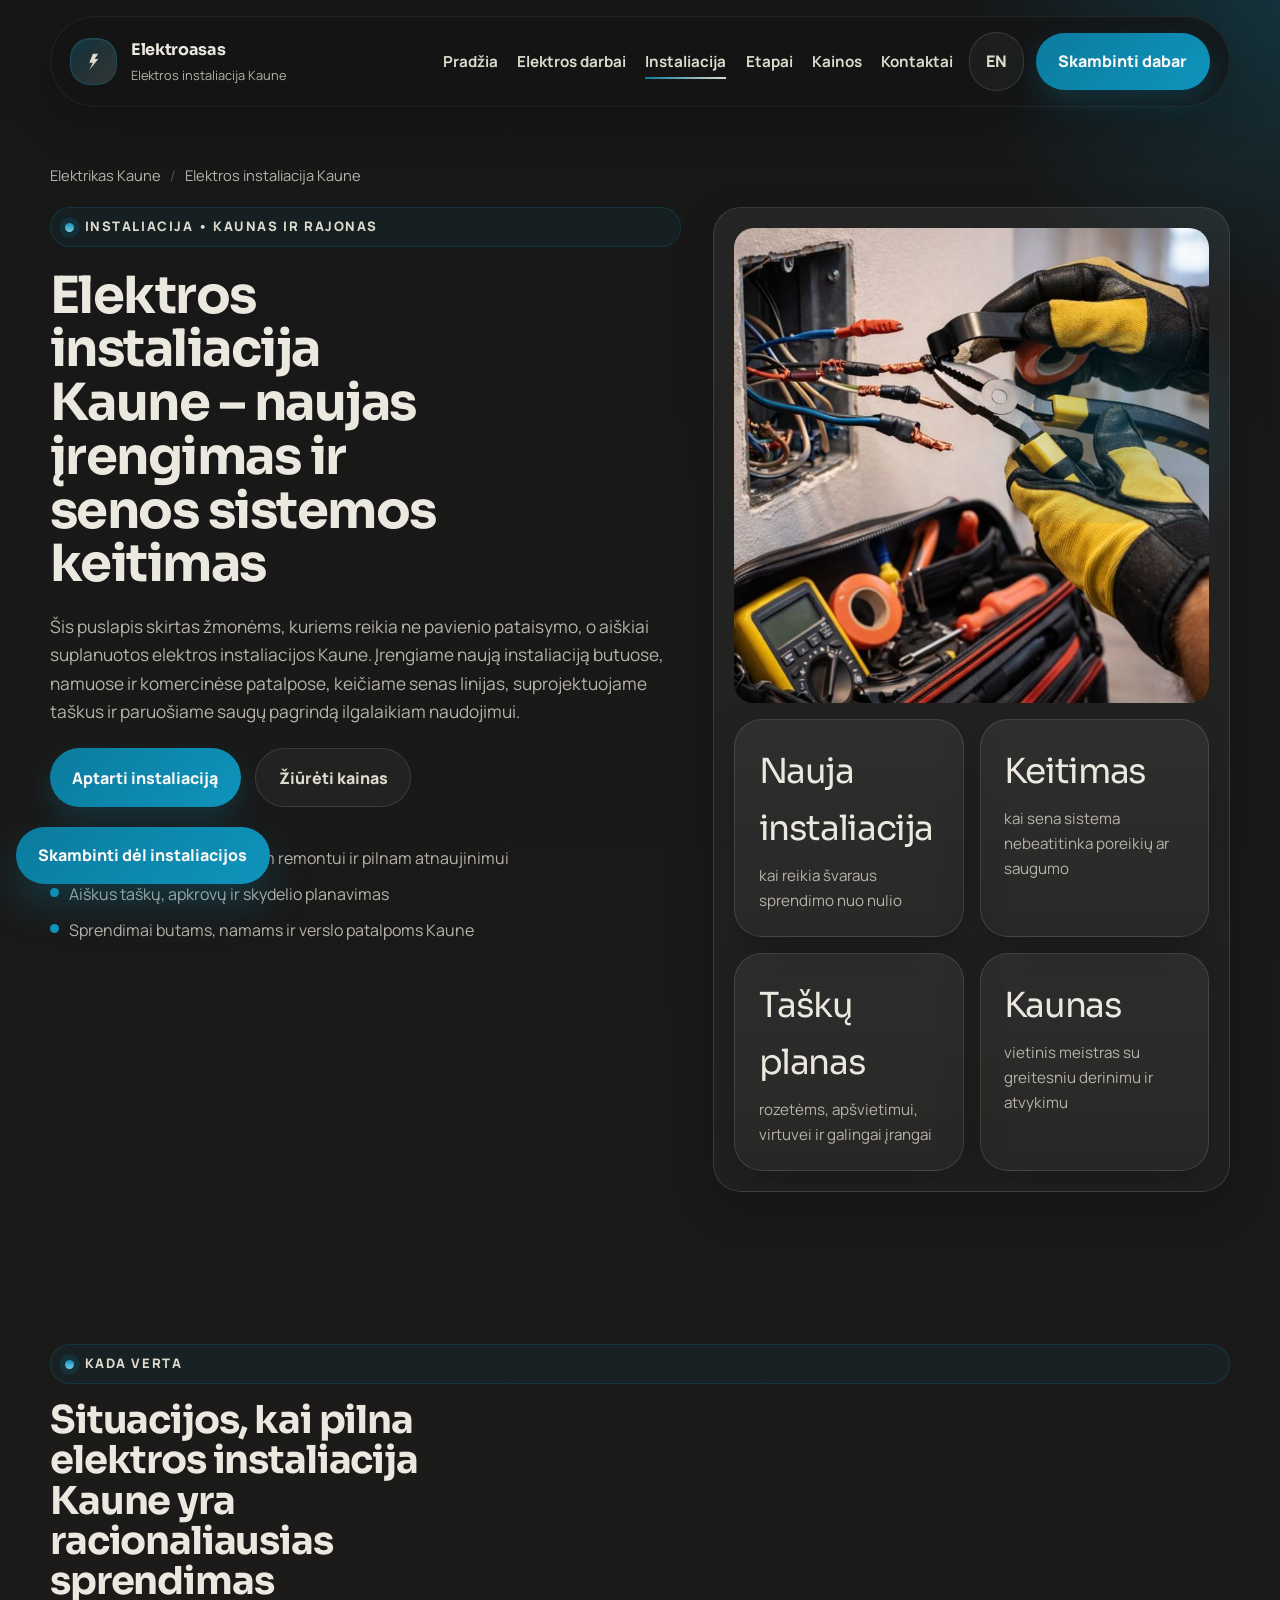
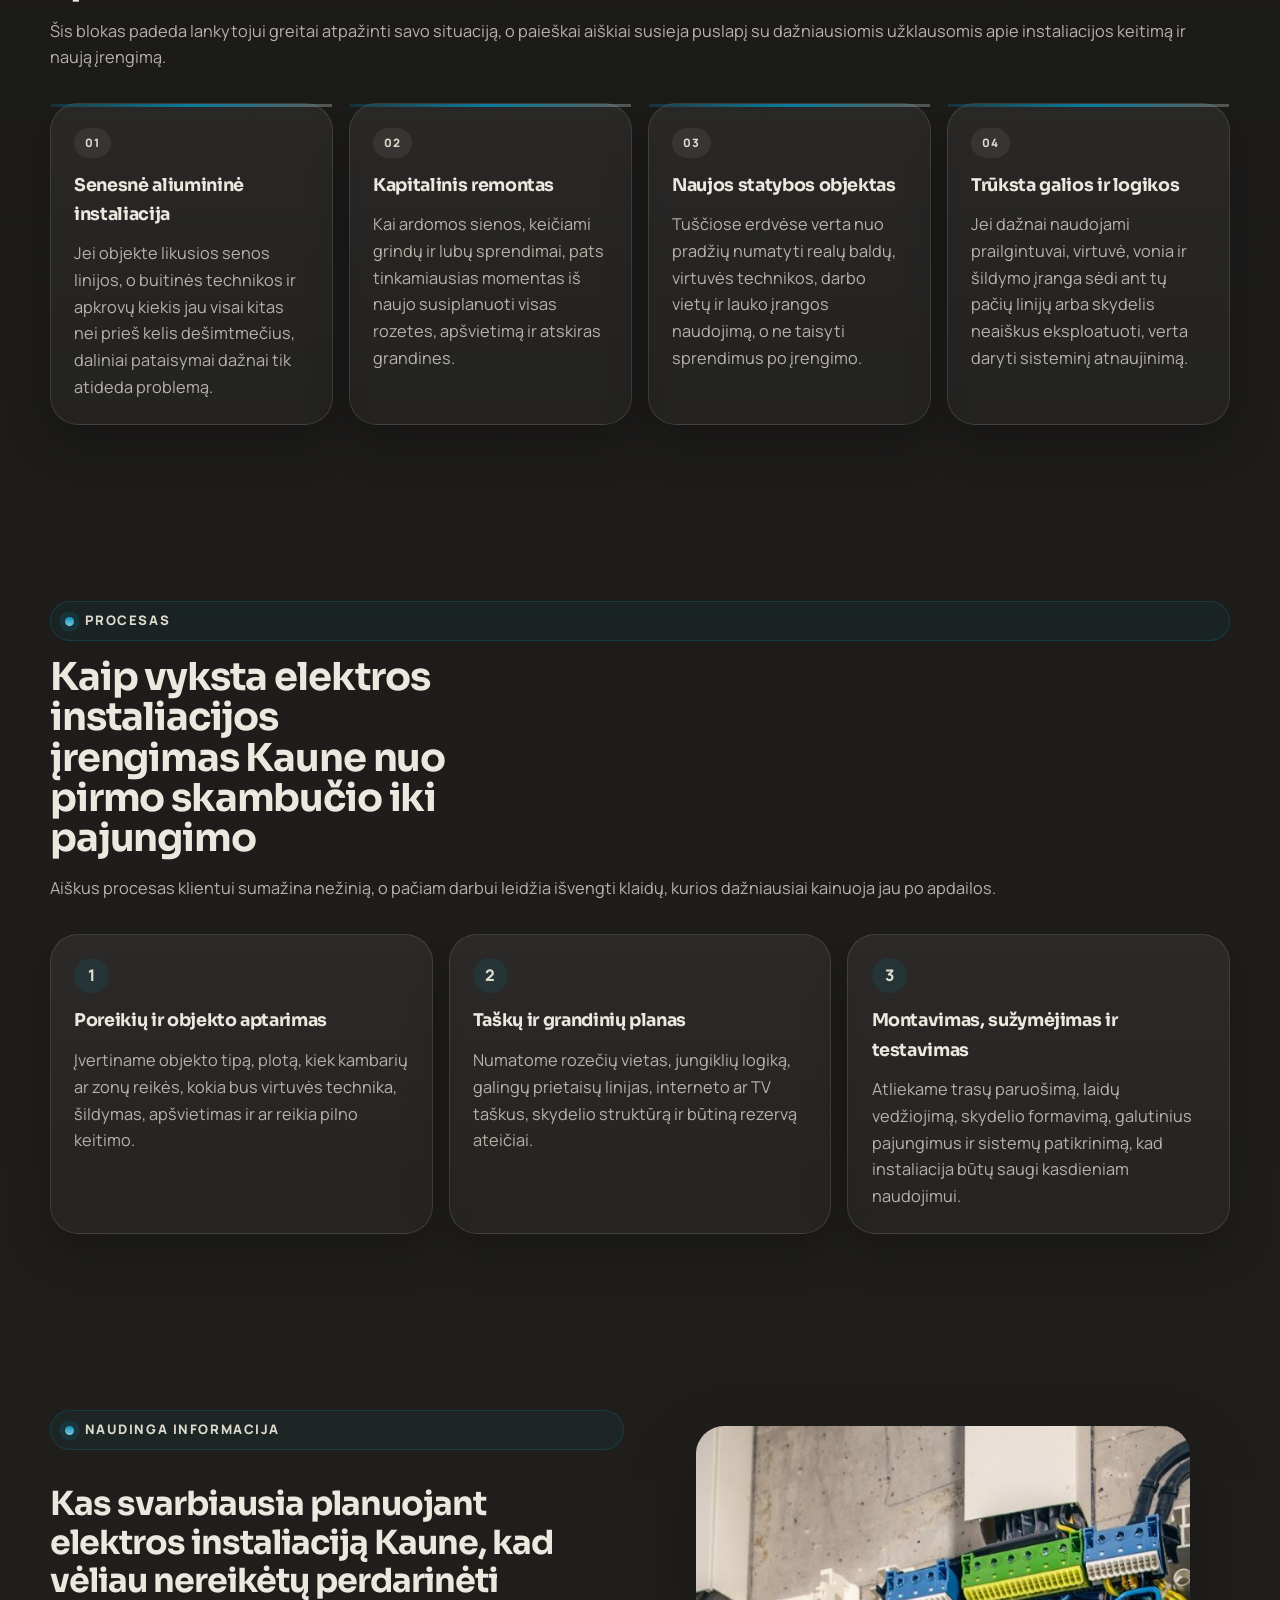
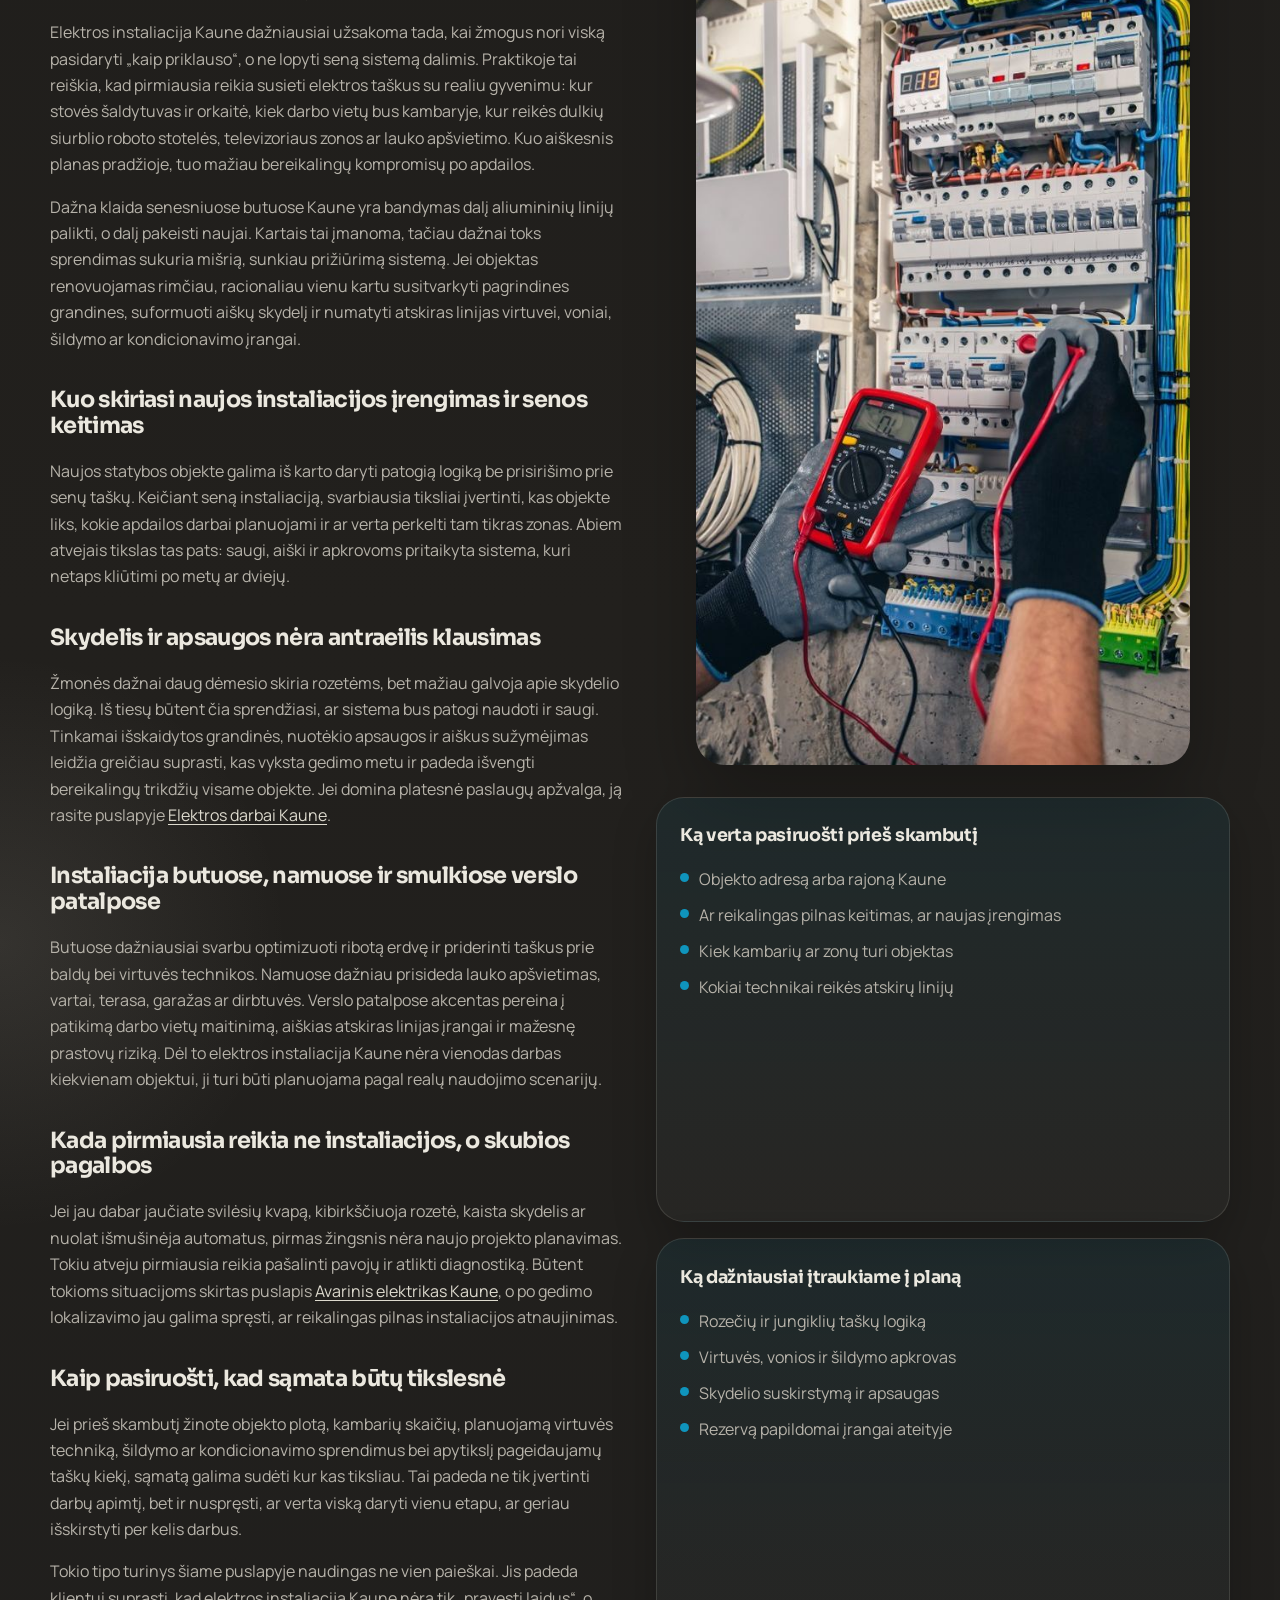
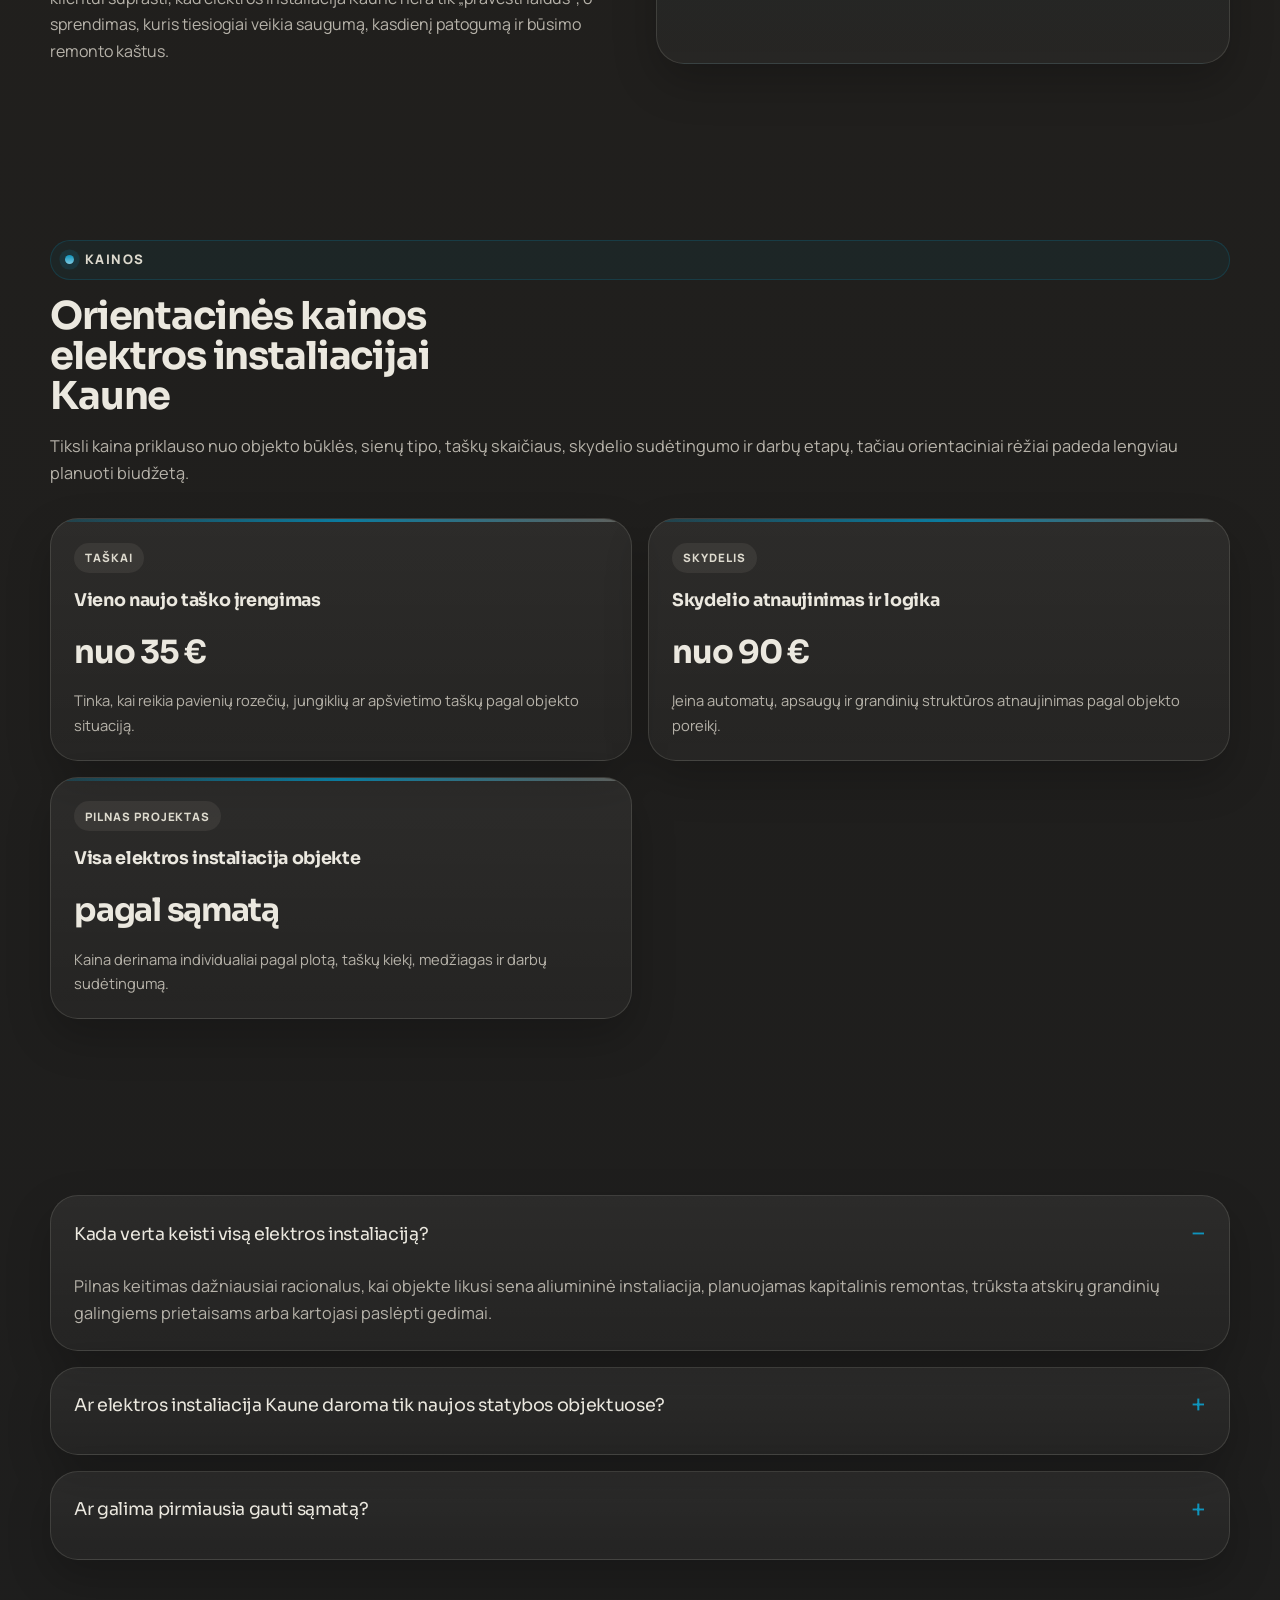
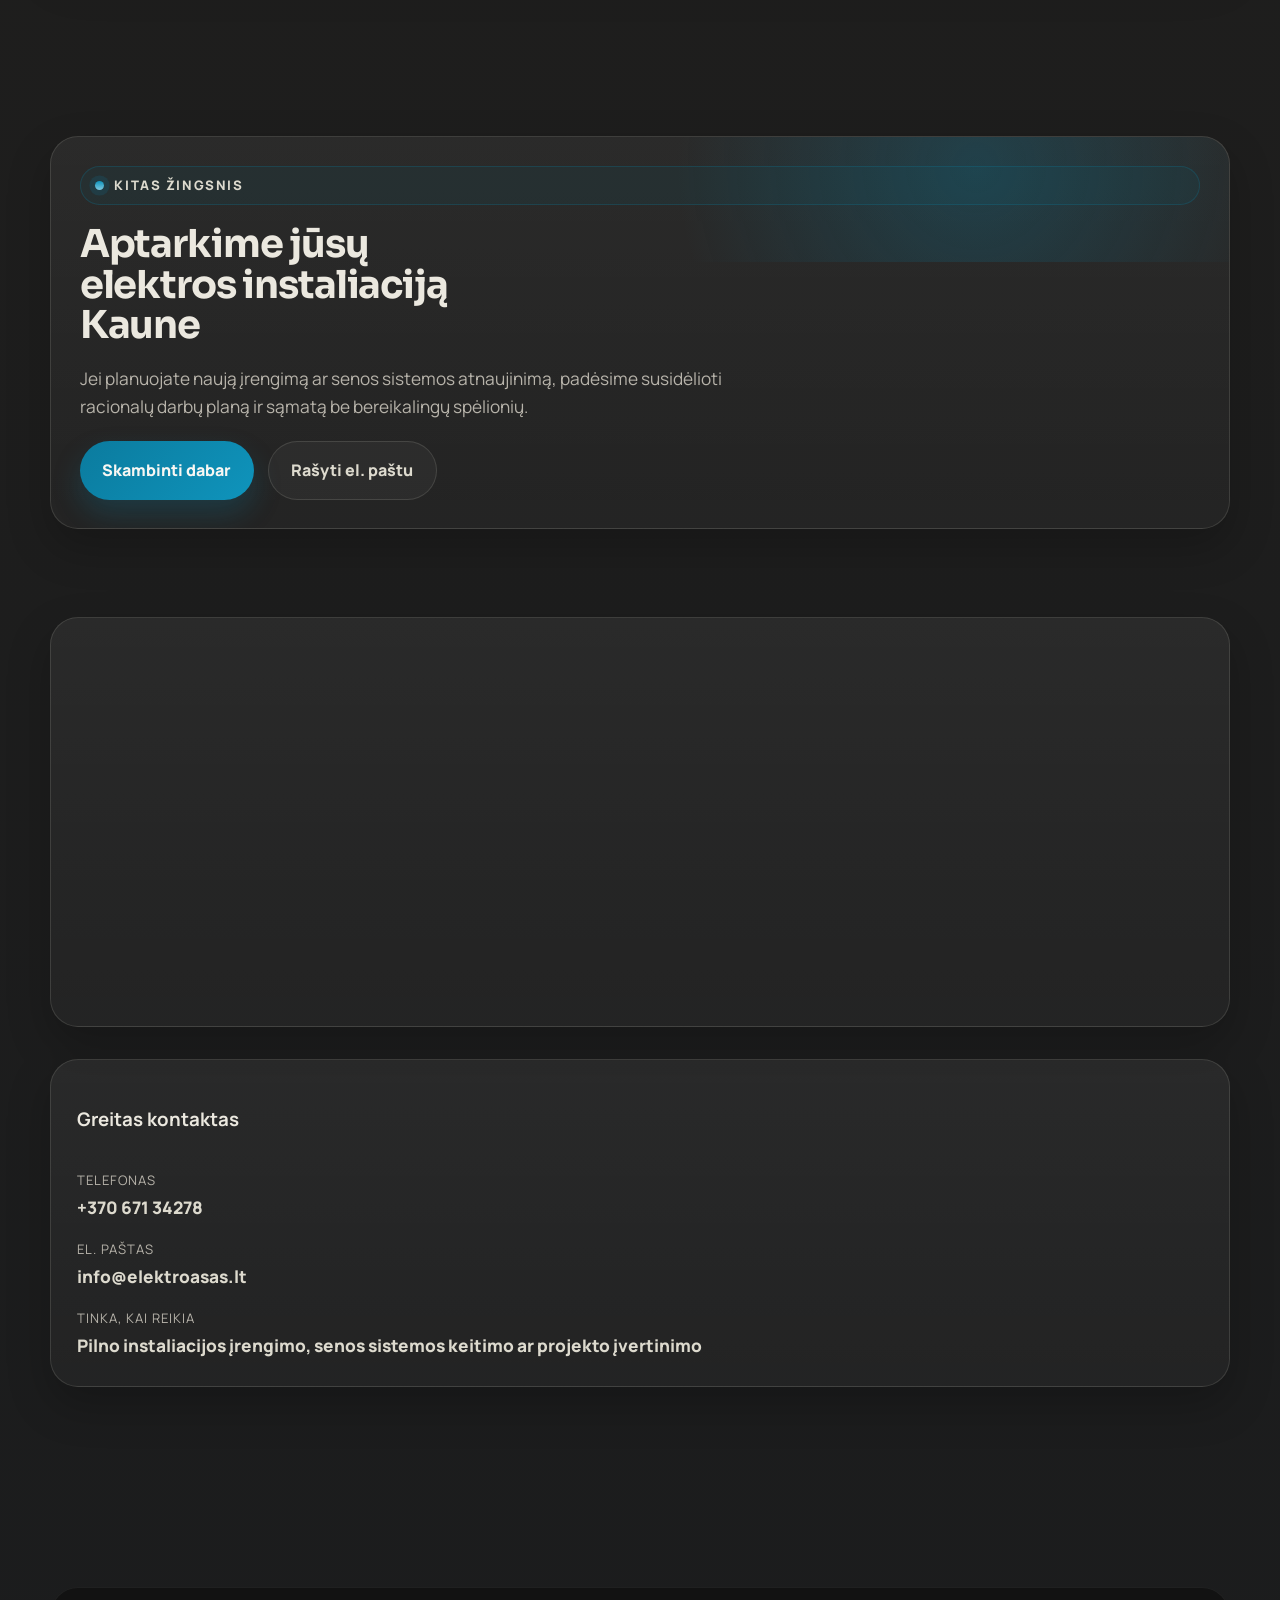
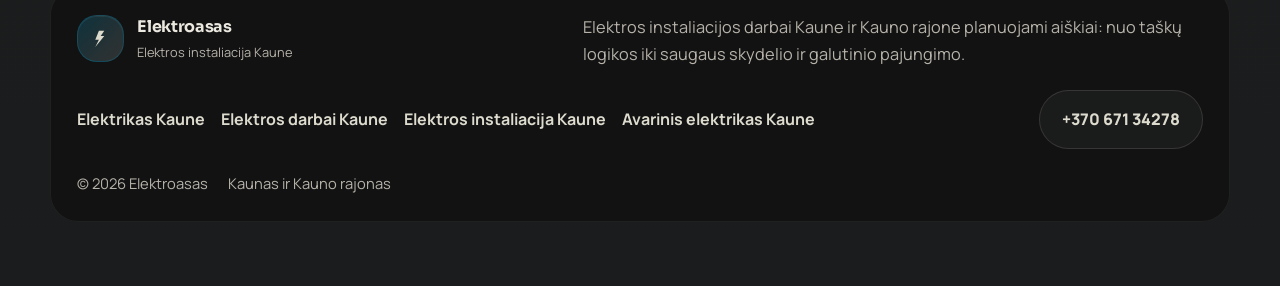
<file: elektros-instaliacija-kaune/index.html>
<!DOCTYPE html>
<html lang="lt">
<head>
  <meta charset="UTF-8">
  <meta name="viewport" content="width=device-width, initial-scale=1.0">
  <title>Elektros instaliacija Kaune | Elektroasas</title>
  <meta name="description" content="Elektros instaliacija Kaune ir Kauno rajone: naujas įrengimas, senos sistemos keitimas, skydeliai. Gaukite sąmatą.">
  <meta name="robots" content="index, follow">
  <meta name="theme-color" content="#212121">
  <meta name="format-detection" content="telephone=yes">
  <meta name="author" content="Elektroasas">
  <link rel="canonical" href="https://elektroasas.lt/elektros-instaliacija-kaune/">
  <link rel="alternate" hreflang="lt" href="https://elektroasas.lt/elektros-instaliacija-kaune/">
  <meta property="og:type" content="article">
  <meta property="og:locale" content="lt_LT">
  <meta property="og:site_name" content="Elektroasas">
  <meta property="og:url" content="https://elektroasas.lt/elektros-instaliacija-kaune/">
  <meta property="og:title" content="Elektros instaliacija Kaune | Elektroasas">
  <meta property="og:description" content="Elektros instaliacija Kaune ir Kauno rajone: naujas įrengimas, senos sistemos keitimas, skydeliai. Gaukite sąmatą.">
  <meta property="og:image" content="https://elektroasas.lt/images/trecias.jpg">
  <meta property="og:image:alt" content="Elektros instaliacija Kaune montuojama objekte">
  <meta name="twitter:card" content="summary_large_image">
  <meta name="twitter:title" content="Elektros instaliacija Kaune | Elektroasas">
  <meta name="twitter:description" content="Elektros instaliacija Kaune ir Kauno rajone: naujas įrengimas, senos sistemos keitimas, skydeliai. Gaukite sąmatą.">
  <meta name="twitter:image" content="https://elektroasas.lt/images/trecias.jpg">
  <link rel="icon" href="../assets/favicon.svg" type="image/svg+xml">
  <link rel="preconnect" href="https://fonts.googleapis.com">
  <link rel="preconnect" href="https://fonts.gstatic.com" crossorigin>
  <link href="https://fonts.googleapis.com/css2?family=Manrope:wght@400;500;700;800&family=Sora:wght@500;700;800&display=swap" rel="stylesheet">
  <link rel="stylesheet" href="../assets/styles.css">
  <!-- Google Search Console verification placeholder -->
  <meta name="google-site-verification" content="PASTE_GOOGLE_SEARCH_CONSOLE_TOKEN_HERE">
  <!-- Google Analytics 4 placeholder: replace G-XXXXXXXXXX and uncomment when ready. -->
  <!--
  <script async src="https://www.googletagmanager.com/gtag/js?id=G-XXXXXXXXXX"></script>
  <script>
    window.dataLayer = window.dataLayer || [];
    function gtag(){dataLayer.push(arguments);}
    gtag("js", new Date());
    gtag("config", "G-XXXXXXXXXX");
  </script>
  -->
  <!-- Google Tag Manager placeholder: replace GTM-XXXXXXX and add the matching noscript iframe after <body> if used. -->
  <script type="application/ld+json">
  {
    "@context": "https://schema.org",
    "@graph": [
      {
        "@type": [
          "LocalBusiness",
          "Electrician"
        ],
        "@id": "https://elektroasas.lt/#elektroasas",
        "name": "Elektroasas",
        "description": "Elektrikas Kaune ir Kauno rajone: elektros darbai, elektros instaliacija, skydelių montavimas, gedimų šalinimas ir skubūs iškvietimai.",
        "url": "https://elektroasas.lt/",
        "telephone": "+37067134278",
        "email": "info@elektroasas.lt",
        "image": "https://elektroasas.lt/images/pirmas.jpg",
        "logo": "https://elektroasas.lt/assets/favicon.svg",
        "priceRange": "€€",
        "address": {
          "@type": "PostalAddress",
          "addressLocality": "Kaunas",
          "addressRegion": "Kauno apskritis",
          "addressCountry": "LT"
        },
        "areaServed": [
          {
            "@type": "City",
            "name": "Kaunas"
          },
          {
            "@type": "AdministrativeArea",
            "name": "Kauno rajonas"
          }
        ],
        "knowsAbout": [
          "Elektrikas Kaune",
          "Elektros darbai Kaune",
          "Avarinis elektrikas Kaune",
          "Elektros instaliacija Kaune",
          "Skydelių montavimas"
        ],
        "hasOfferCatalog": {
          "@type": "OfferCatalog",
          "name": "Elektriko paslaugos Kaune",
          "itemListElement": [
            {
              "@type": "Offer",
              "url": "https://elektroasas.lt/elektros-darbai-kaune/",
              "itemOffered": {
                "@type": "Service",
                "name": "Elektros darbai Kaune"
              }
            },
            {
              "@type": "Offer",
              "url": "https://elektroasas.lt/elektros-instaliacija-kaune/",
              "itemOffered": {
                "@type": "Service",
                "name": "Elektros instaliacija Kaune"
              }
            },
            {
              "@type": "Offer",
              "url": "https://elektroasas.lt/avarinis-elektrikas-kaune/",
              "itemOffered": {
                "@type": "Service",
                "name": "Avarinis elektrikas Kaune"
              }
            }
          ]
        }
      },
      {
        "@type": "Service",
        "@id": "https://elektroasas.lt/elektros-instaliacija-kaune/#service",
        "name": "Elektros instaliacija Kaune",
        "serviceType": "Nauja elektros instaliacija ir senos instaliacijos keitimas",
        "url": "https://elektroasas.lt/elektros-instaliacija-kaune/",
        "areaServed": [
          {
            "@type": "City",
            "name": "Kaunas"
          },
          {
            "@type": "AdministrativeArea",
            "name": "Kauno rajonas"
          }
        ],
        "provider": {
          "@id": "https://elektroasas.lt/#elektroasas"
        },
        "description": "Elektros instaliacija Kaune butams, namams ir komercinėms patalpoms: naujas įrengimas, senų linijų keitimas, taškų planavimas, skydelio paruošimas ir saugus pajungimas."
      },
      {
        "@type": "FAQPage",
        "@id": "https://elektroasas.lt/elektros-instaliacija-kaune/#faq",
        "mainEntity": [
          {
            "@type": "Question",
            "name": "Kada verta keisti visą elektros instaliaciją?",
            "acceptedAnswer": {
              "@type": "Answer",
              "text": "Pilnas keitimas dažniausiai racionalus, kai objekte likusi sena aliumininė instaliacija, planuojamas kapitalinis remontas, trūksta atskirų grandinių galingiems prietaisams arba kartojasi paslėpti gedimai."
            }
          },
          {
            "@type": "Question",
            "name": "Ar elektros instaliacija Kaune daroma tik naujos statybos objektuose?",
            "acceptedAnswer": {
              "@type": "Answer",
              "text": "Ne. Dirbame tiek naujos statybos būstuose, tiek senesniuose butuose, namuose ar smulkiose komercinėse patalpose."
            }
          },
          {
            "@type": "Question",
            "name": "Ar galima pirmiausia gauti sąmatą?",
            "acceptedAnswer": {
              "@type": "Answer",
              "text": "Taip. Kuo tiksliau žinomi objekto duomenys, taškų poreikis ir planuojama technika, tuo tikslesnę pirminę sąmatą galime pateikti."
            }
          }
        ]
      },
      {
        "@type": "BreadcrumbList",
        "@id": "https://elektroasas.lt/elektros-instaliacija-kaune/#breadcrumbs",
        "itemListElement": [
          {
            "@type": "ListItem",
            "position": 1,
            "name": "Elektrikas Kaune",
            "item": "https://elektroasas.lt/"
          },
          {
            "@type": "ListItem",
            "position": 2,
            "name": "Elektros instaliacija Kaune",
            "item": "https://elektroasas.lt/elektros-instaliacija-kaune/"
          }
        ]
      }
    ]
  }
  </script>
</head>
<body>
  <div class="page-shell">
    <header class="site-header">
      <div class="container">
        <div class="header-bar">
          <a class="brand" href="/" aria-label="Elektroasas pradžia">
            <span class="brand-mark" aria-hidden="true">
              <svg viewBox="0 0 24 24" fill="none">
                <path d="M7 3h10l-4 6h4l-10 12 4-8H7l4-10Z" fill="currentColor"/>
              </svg>
            </span>
            <span class="brand-copy">
              <span class="brand-name">Elektroasas</span>
              <span class="brand-meta">Elektros instaliacija Kaune</span>
            </span>
          </a>

          <button class="nav-toggle" type="button" data-nav-toggle aria-label="Atidaryti meniu" aria-expanded="false">
            <svg viewBox="0 0 24 24" fill="none" stroke="currentColor" stroke-width="2">
              <path d="M4 7h16M4 12h16M4 17h16"/>
            </svg>
          </button>

          <nav class="nav" data-nav-panel aria-label="Pagrindinė navigacija">
            <div class="nav-links">
              <a class="nav-link" href="/">Pradžia</a>
              <a class="nav-link" href="/elektros-darbai-kaune/">Elektros darbai</a>
              <a class="nav-link" href="/elektros-instaliacija-kaune/" aria-current="page">Instaliacija</a>
              <a class="nav-link" href="#etapai">Etapai</a>
              <a class="nav-link" href="#kainos">Kainos</a>
              <a class="nav-link" href="/kontaktai/">Kontaktai</a>
            </div>
            <div class="nav-actions">
              <a class="language-link" href="/en/" lang="en" hreflang="en">EN</a>
              <a class="nav-phone" href="tel:+37067134278">Skambinti dabar</a>
            </div>
          </nav>
        </div>
      </div>
    </header>

    <main>
      <section class="page-hero">
        <div class="container">
          <ol class="breadcrumbs">
            <li><a href="/">Elektrikas Kaune</a></li>
            <li><span>Elektros instaliacija Kaune</span></li>
          </ol>

          <div class="hero-grid">
            <div class="hero-copy reveal">
              <span class="eyebrow">Instaliacija • Kaunas ir rajonas</span>
              <h1 class="page-title">Elektros instaliacija Kaune – naujas įrengimas ir senos sistemos keitimas</h1>
              <p class="lead">Šis puslapis skirtas žmonėms, kuriems reikia ne pavienio pataisymo, o aiškiai suplanuotos elektros instaliacijos Kaune. Įrengiame naują instaliaciją butuose, namuose ir komercinėse patalpose, keičiame senas linijas, suprojektuojame taškus ir paruošiame saugų pagrindą ilgalaikiam naudojimui.</p>
              <div class="button-row">
                <a class="button button-primary" href="tel:+37067134278">Aptarti instaliaciją</a>
                <a class="button button-secondary" href="#kainos">Žiūrėti kainas</a>
              </div>
              <ul class="service-list">
                <li>Naujai statybai, kapitaliniam remontui ir pilnam atnaujinimui</li>
                <li>Aiškus taškų, apkrovų ir skydelio planavimas</li>
                <li>Sprendimai butams, namams ir verslo patalpoms Kaune</li>
              </ul>
            </div>

            <div class="hero-panel reveal" style="--delay: 120ms;">
              <img src="../images/trecias.jpg" alt="Elektros instaliacija Kaune ruošiama objekte" loading="eager">
              <div class="stats-grid">
                <article class="glass-card">
                  <p class="stat-value">Nauja instaliacija</p>
                  <p class="stat-label">kai reikia švaraus sprendimo nuo nulio</p>
                </article>
                <article class="glass-card">
                  <p class="stat-value">Keitimas</p>
                  <p class="stat-label">kai sena sistema nebeatitinka poreikių ar saugumo</p>
                </article>
                <article class="glass-card">
                  <p class="stat-value">Taškų planas</p>
                  <p class="stat-label">rozetėms, apšvietimui, virtuvei ir galingai įrangai</p>
                </article>
                <article class="glass-card">
                  <p class="stat-value">Kaunas</p>
                  <p class="stat-label">vietinis meistras su greitesniu derinimu ir atvykimu</p>
                </article>
              </div>
            </div>
          </div>
        </div>
      </section>

      <section class="section">
        <div class="container">
          <div class="section-head reveal">
            <span class="eyebrow">Kada verta</span>
            <h2 class="section-title">Situacijos, kai pilna elektros instaliacija Kaune yra racionaliausias sprendimas</h2>
            <p class="section-text">Šis blokas padeda lankytojui greitai atpažinti savo situaciją, o paieškai aiškiai susieja puslapį su dažniausiomis užklausomis apie instaliacijos keitimą ir naują įrengimą.</p>
          </div>

          <div class="cards-grid cards-4">
            <article class="detail-card reveal">
              <span class="card-tag">01</span>
              <h3>Senesnė aliumininė instaliacija</h3>
              <p class="card-text">Jei objekte likusios senos linijos, o buitinės technikos ir apkrovų kiekis jau visai kitas nei prieš kelis dešimtmečius, daliniai pataisymai dažnai tik atideda problemą.</p>
            </article>
            <article class="detail-card reveal" style="--delay: 70ms;">
              <span class="card-tag">02</span>
              <h3>Kapitalinis remontas</h3>
              <p class="card-text">Kai ardomos sienos, keičiami grindų ir lubų sprendimai, pats tinkamiausias momentas iš naujo susiplanuoti visas rozetes, apšvietimą ir atskiras grandines.</p>
            </article>
            <article class="detail-card reveal" style="--delay: 140ms;">
              <span class="card-tag">03</span>
              <h3>Naujos statybos objektas</h3>
              <p class="card-text">Tuščiose erdvėse verta nuo pradžių numatyti realų baldų, virtuvės technikos, darbo vietų ir lauko įrangos naudojimą, o ne taisyti sprendimus po įrengimo.</p>
            </article>
            <article class="detail-card reveal" style="--delay: 210ms;">
              <span class="card-tag">04</span>
              <h3>Trūksta galios ir logikos</h3>
              <p class="card-text">Jei dažnai naudojami prailgintuvai, virtuvė, vonia ir šildymo įranga sėdi ant tų pačių linijų arba skydelis neaiškus eksploatuoti, verta daryti sisteminį atnaujinimą.</p>
            </article>
          </div>
        </div>
      </section>

      <section class="section" id="etapai">
        <div class="container">
          <div class="section-head reveal">
            <span class="eyebrow">Procesas</span>
            <h2 class="section-title">Kaip vyksta elektros instaliacijos įrengimas Kaune nuo pirmo skambučio iki pajungimo</h2>
            <p class="section-text">Aiškus procesas klientui sumažina nežinią, o pačiam darbui leidžia išvengti klaidų, kurios dažniausiai kainuoja jau po apdailos.</p>
          </div>

          <div class="timeline-grid">
            <article class="timeline-step reveal">
              <span class="step-number">1</span>
              <h3>Poreikių ir objekto aptarimas</h3>
              <p class="card-text">Įvertiname objekto tipą, plotą, kiek kambarių ar zonų reikės, kokia bus virtuvės technika, šildymas, apšvietimas ir ar reikia pilno keitimo.</p>
            </article>
            <article class="timeline-step reveal" style="--delay: 80ms;">
              <span class="step-number">2</span>
              <h3>Taškų ir grandinių planas</h3>
              <p class="card-text">Numatome rozečių vietas, jungiklių logiką, galingų prietaisų linijas, interneto ar TV taškus, skydelio struktūrą ir būtiną rezervą ateičiai.</p>
            </article>
            <article class="timeline-step reveal" style="--delay: 160ms;">
              <span class="step-number">3</span>
              <h3>Montavimas, sužymėjimas ir testavimas</h3>
              <p class="card-text">Atliekame trasų paruošimą, laidų vedžiojimą, skydelio formavimą, galutinius pajungimus ir sistemų patikrinimą, kad instaliacija būtų saugi kasdieniam naudojimui.</p>
            </article>
          </div>
        </div>
      </section>

      <section class="section">
        <div class="container">
          <div class="split-grid">
            <article class="seo-copy reveal">
              <span class="eyebrow">Naudinga informacija</span>
              <h2>Kas svarbiausia planuojant elektros instaliaciją Kaune, kad vėliau nereikėtų perdarinėti</h2>
              <p>Elektros instaliacija Kaune dažniausiai užsakoma tada, kai žmogus nori viską pasidaryti „kaip priklauso“, o ne lopyti seną sistemą dalimis. Praktikoje tai reiškia, kad pirmiausia reikia susieti elektros taškus su realiu gyvenimu: kur stovės šaldytuvas ir orkaitė, kiek darbo vietų bus kambaryje, kur reikės dulkių siurblio roboto stotelės, televizoriaus zonos ar lauko apšvietimo. Kuo aiškesnis planas pradžioje, tuo mažiau bereikalingų kompromisų po apdailos.</p>
              <p>Dažna klaida senesniuose butuose Kaune yra bandymas dalį aliumininių linijų palikti, o dalį pakeisti naujai. Kartais tai įmanoma, tačiau dažnai toks sprendimas sukuria mišrią, sunkiau prižiūrimą sistemą. Jei objektas renovuojamas rimčiau, racionaliau vienu kartu susitvarkyti pagrindines grandines, suformuoti aiškų skydelį ir numatyti atskiras linijas virtuvei, voniai, šildymo ar kondicionavimo įrangai.</p>
              <h3>Kuo skiriasi naujos instaliacijos įrengimas ir senos keitimas</h3>
              <p>Naujos statybos objekte galima iš karto daryti patogią logiką be prisirišimo prie senų taškų. Keičiant seną instaliaciją, svarbiausia tiksliai įvertinti, kas objekte liks, kokie apdailos darbai planuojami ir ar verta perkelti tam tikras zonas. Abiem atvejais tikslas tas pats: saugi, aiški ir apkrovoms pritaikyta sistema, kuri netaps kliūtimi po metų ar dviejų.</p>
              <h3>Skydelis ir apsaugos nėra antraeilis klausimas</h3>
              <p>Žmonės dažnai daug dėmesio skiria rozetėms, bet mažiau galvoja apie skydelio logiką. Iš tiesų būtent čia sprendžiasi, ar sistema bus patogi naudoti ir saugi. Tinkamai išskaidytos grandinės, nuotėkio apsaugos ir aiškus sužymėjimas leidžia greičiau suprasti, kas vyksta gedimo metu ir padeda išvengti bereikalingų trikdžių visame objekte. Jei domina platesnė paslaugų apžvalga, ją rasite puslapyje <a class="text-link" href="/elektros-darbai-kaune/">Elektros darbai Kaune</a>.</p>
              <h3>Instaliacija butuose, namuose ir smulkiose verslo patalpose</h3>
              <p>Butuose dažniausiai svarbu optimizuoti ribotą erdvę ir priderinti taškus prie baldų bei virtuvės technikos. Namuose dažniau prisideda lauko apšvietimas, vartai, terasa, garažas ar dirbtuvės. Verslo patalpose akcentas pereina į patikimą darbo vietų maitinimą, aiškias atskiras linijas įrangai ir mažesnę prastovų riziką. Dėl to elektros instaliacija Kaune nėra vienodas darbas kiekvienam objektui, ji turi būti planuojama pagal realų naudojimo scenarijų.</p>
              <h3>Kada pirmiausia reikia ne instaliacijos, o skubios pagalbos</h3>
              <p>Jei jau dabar jaučiate svilėsių kvapą, kibirkščiuoja rozetė, kaista skydelis ar nuolat išmušinėja automatus, pirmas žingsnis nėra naujo projekto planavimas. Tokiu atveju pirmiausia reikia pašalinti pavojų ir atlikti diagnostiką. Būtent tokioms situacijoms skirtas puslapis <a class="text-link" href="/avarinis-elektrikas-kaune/">Avarinis elektrikas Kaune</a>, o po gedimo lokalizavimo jau galima spręsti, ar reikalingas pilnas instaliacijos atnaujinimas.</p>
              <h3>Kaip pasiruošti, kad sąmata būtų tikslesnė</h3>
              <p>Jei prieš skambutį žinote objekto plotą, kambarių skaičių, planuojamą virtuvės techniką, šildymo ar kondicionavimo sprendimus bei apytikslį pageidaujamų taškų kiekį, sąmatą galima sudėti kur kas tiksliau. Tai padeda ne tik įvertinti darbų apimtį, bet ir nuspręsti, ar verta viską daryti vienu etapu, ar geriau išskirstyti per kelis darbus.</p>
              <p>Tokio tipo turinys šiame puslapyje naudingas ne vien paieškai. Jis padeda klientui suprasti, kad elektros instaliacija Kaune nėra tik „pravesti laidus“, o sprendimas, kuris tiesiogiai veikia saugumą, kasdienį patogumą ir būsimo remonto kaštus.</p>
            </article>

            <div class="panel-grid reveal" style="--delay: 120ms;">
              <figure class="media-card">
                <img src="../images/antras.jpg" alt="Nauja elektros instaliacija Kaune renovuojamame objekte" loading="lazy">
              </figure>
              <article class="notice-card">
                <h3>Ką verta pasiruošti prieš skambutį</h3>
                <ul class="check-list">
                  <li>Objekto adresą arba rajoną Kaune</li>
                  <li>Ar reikalingas pilnas keitimas, ar naujas įrengimas</li>
                  <li>Kiek kambarių ar zonų turi objektas</li>
                  <li>Kokiai technikai reikės atskirų linijų</li>
                </ul>
              </article>
              <article class="notice-card">
                <h3>Ką dažniausiai įtraukiame į planą</h3>
                <ul class="check-list">
                  <li>Rozečių ir jungiklių taškų logiką</li>
                  <li>Virtuvės, vonios ir šildymo apkrovas</li>
                  <li>Skydelio suskirstymą ir apsaugas</li>
                  <li>Rezervą papildomai įrangai ateityje</li>
                </ul>
              </article>
            </div>
          </div>
        </div>
      </section>

      <section class="section" id="kainos">
        <div class="container">
          <div class="section-head reveal">
            <span class="eyebrow">Kainos</span>
            <h2 class="section-title">Orientacinės kainos elektros instaliacijai Kaune</h2>
            <p class="section-text">Tiksli kaina priklauso nuo objekto būklės, sienų tipo, taškų skaičiaus, skydelio sudėtingumo ir darbų etapų, tačiau orientaciniai rėžiai padeda lengviau planuoti biudžetą.</p>
          </div>

          <div class="pricing-grid pricing-3">
            <article class="pricing-card reveal">
              <span class="card-tag">Taškai</span>
              <h3>Vieno naujo taško įrengimas</h3>
              <p class="pricing-price"><strong>nuo 35 €</strong></p>
              <p class="pricing-note">Tinka, kai reikia pavienių rozečių, jungiklių ar apšvietimo taškų pagal objekto situaciją.</p>
            </article>
            <article class="pricing-card reveal" style="--delay: 80ms;">
              <span class="card-tag">Skydelis</span>
              <h3>Skydelio atnaujinimas ir logika</h3>
              <p class="pricing-price"><strong>nuo 90 €</strong></p>
              <p class="pricing-note">Įeina automatų, apsaugų ir grandinių struktūros atnaujinimas pagal objekto poreikį.</p>
            </article>
            <article class="pricing-card reveal" style="--delay: 160ms;">
              <span class="card-tag">Pilnas projektas</span>
              <h3>Visa elektros instaliacija objekte</h3>
              <p class="pricing-price"><strong>pagal sąmatą</strong></p>
              <p class="pricing-note">Kaina derinama individualiai pagal plotą, taškų kiekį, medžiagas ir darbų sudėtingumą.</p>
            </article>
          </div>
        </div>
      </section>

      <section class="section">
        <div class="container">
          <div class="faq-list">
            <details class="faq-item reveal" open>
              <summary>Kada verta keisti visą elektros instaliaciją?</summary>
              <p class="faq-answer">Pilnas keitimas dažniausiai racionalus, kai objekte likusi sena aliumininė instaliacija, planuojamas kapitalinis remontas, trūksta atskirų grandinių galingiems prietaisams arba kartojasi paslėpti gedimai.</p>
            </details>
            <details class="faq-item reveal" style="--delay: 60ms;">
              <summary>Ar elektros instaliacija Kaune daroma tik naujos statybos objektuose?</summary>
              <p class="faq-answer">Ne. Dirbame tiek naujos statybos būstuose, tiek senesniuose butuose, namuose ar smulkiose komercinėse patalpose, kur reikalingas pilnas ar dalinis atnaujinimas.</p>
            </details>
            <details class="faq-item reveal" style="--delay: 120ms;">
              <summary>Ar galima pirmiausia gauti sąmatą?</summary>
              <p class="faq-answer">Taip. Kuo tiksliau žinomi objekto duomenys, taškų poreikis ir planuojama technika, tuo tikslesnę pirminę sąmatą galime pateikti prieš pradedant darbus.</p>
            </details>
          </div>
        </div>
      </section>

      <section class="section" id="kontaktai">
        <div class="container">
          <div class="cta-panel reveal">
            <span class="eyebrow">Kitas žingsnis</span>
            <h2 class="cta-title">Aptarkime jūsų elektros instaliaciją Kaune</h2>
            <p class="lead">Jei planuojate naują įrengimą ar senos sistemos atnaujinimą, padėsime susidėlioti racionalų darbų planą ir sąmatą be bereikalingų spėlionių.</p>
            <div class="button-row">
              <a class="button button-primary" href="tel:+37067134278">Skambinti dabar</a>
              <a class="button button-secondary" href="mailto:info@elektroasas.lt">Rašyti el. paštu</a>
            </div>
          </div>

          <div class="contact-grid section">
            <div class="map-card reveal">
              <iframe title="Elektros instaliacija Kaune aptarnaujama teritorija" loading="lazy" referrerpolicy="no-referrer-when-downgrade" src="https://www.google.com/maps?q=Kaunas%2C%20Lithuania&z=12&output=embed"></iframe>
            </div>
            <aside class="contact-card reveal" style="--delay: 100ms;">
              <h3>Greitas kontaktas</h3>
              <div class="contact-line">
                <span class="contact-label">Telefonas</span>
                <a class="contact-value" href="tel:+37067134278">+370 671 34278</a>
              </div>
              <div class="contact-line">
                <span class="contact-label">El. paštas</span>
                <a class="contact-value" href="mailto:info@elektroasas.lt">info@elektroasas.lt</a>
              </div>
              <div class="contact-line">
                <span class="contact-label">Tinka, kai reikia</span>
                <span class="contact-value">Pilno instaliacijos įrengimo, senos sistemos keitimo ar projekto įvertinimo</span>
              </div>
            </aside>
          </div>
        </div>
      </section>
    </main>

    <footer class="footer">
      <div class="container">
        <div class="footer-inner">
          <div class="footer-top">
            <div>
              <a class="brand" href="/">
                <span class="brand-mark" aria-hidden="true">
                  <svg viewBox="0 0 24 24" fill="none">
                    <path d="M7 3h10l-4 6h4l-10 12 4-8H7l4-10Z" fill="currentColor"/>
                  </svg>
                </span>
                <span class="brand-copy">
                  <span class="brand-name">Elektroasas</span>
                  <span class="brand-meta">Elektros instaliacija Kaune</span>
                </span>
              </a>
            </div>
            <p class="footer-copy">Elektros instaliacijos darbai Kaune ir Kauno rajone planuojami aiškiai: nuo taškų logikos iki saugaus skydelio ir galutinio pajungimo.</p>
          </div>
          <div class="footer-nav">
            <div class="footer-links">
              <a href="/">Elektrikas Kaune</a>
              <a href="/elektros-darbai-kaune/">Elektros darbai Kaune</a>
              <a href="/elektros-instaliacija-kaune/">Elektros instaliacija Kaune</a>
              <a href="/avarinis-elektrikas-kaune/">Avarinis elektrikas Kaune</a>
            </div>
            <a class="button button-secondary" href="tel:+37067134278">+370 671 34278</a>
          </div>
          <div class="footer-meta">
            <span>© <span data-year></span> Elektroasas</span>
            <span>Kaunas ir Kauno rajonas</span>
          </div>
        </div>
      </div>
    </footer>

    <div class="sticky-call">
      <a class="button button-primary" href="tel:+37067134278">Skambinti dėl instaliacijos</a>
    </div>
  </div>

  <script src="../assets/app.js"></script>
</body>
</html>
</file>
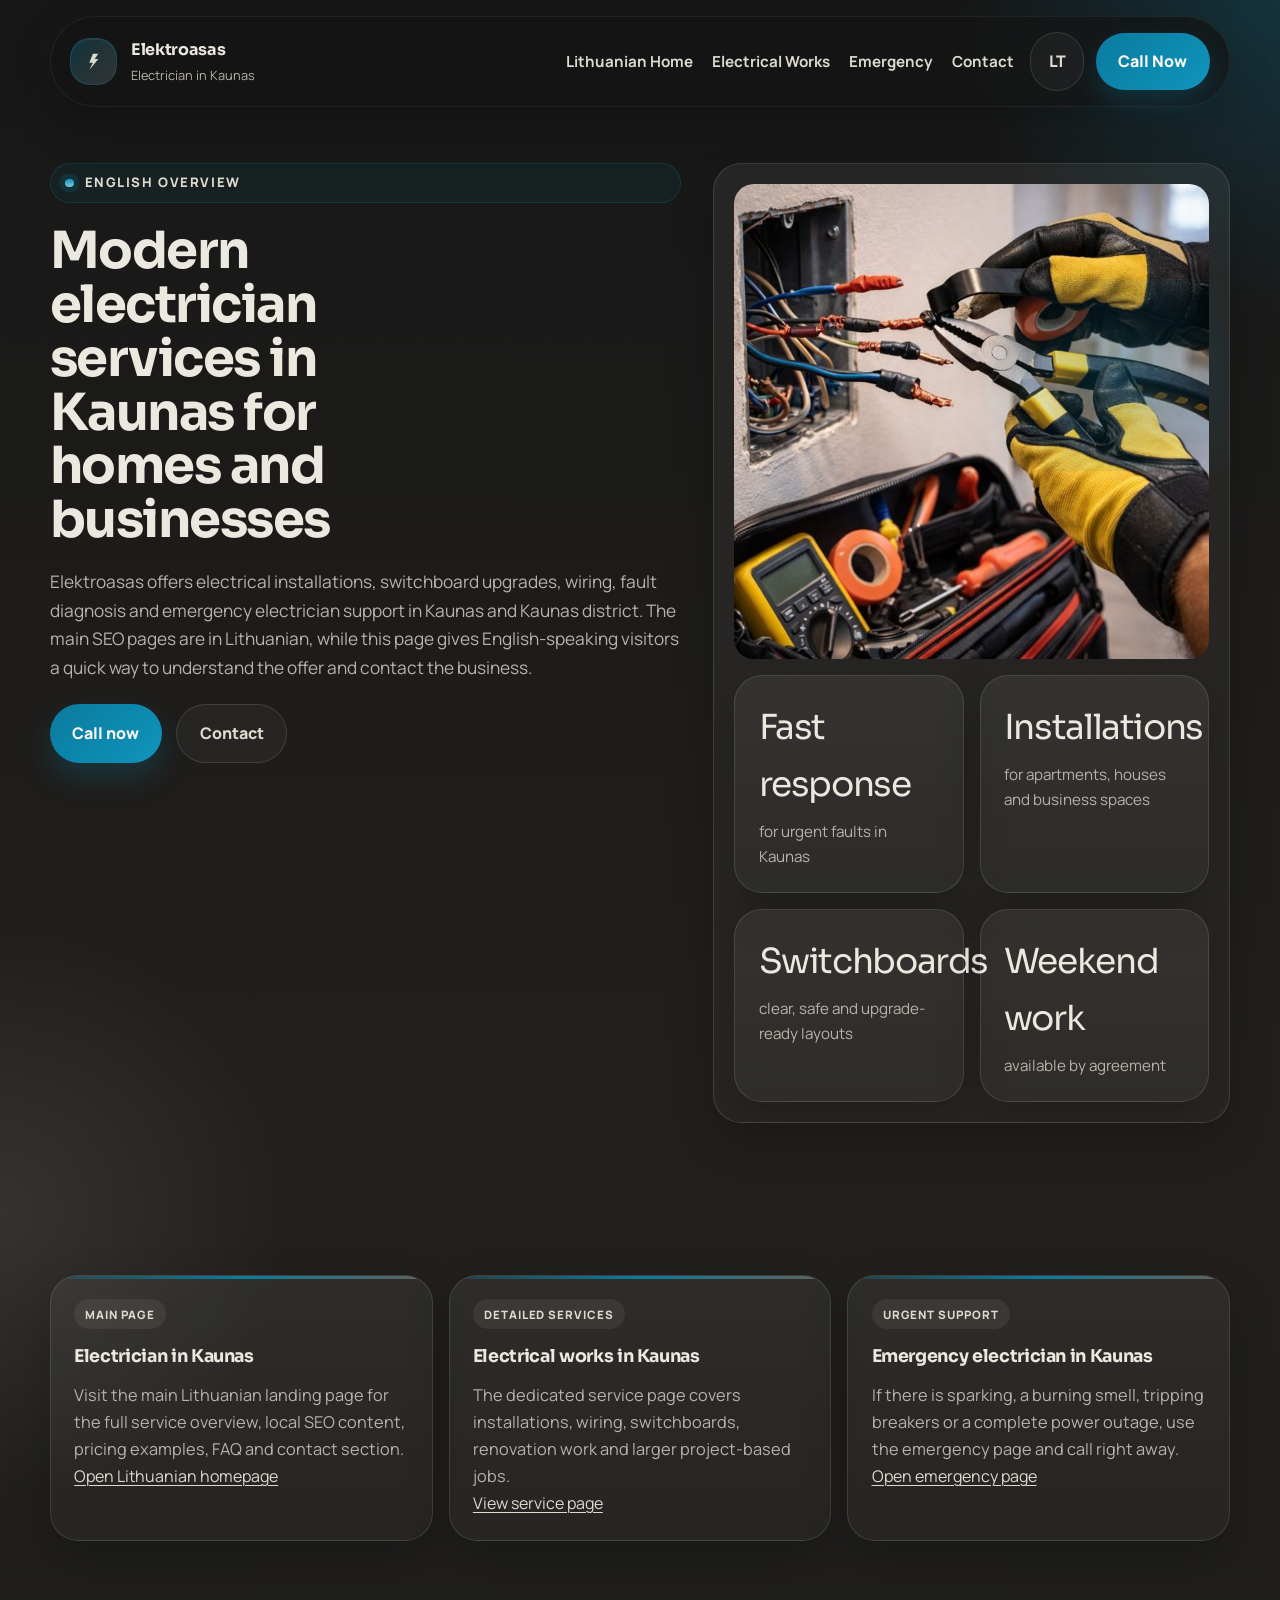
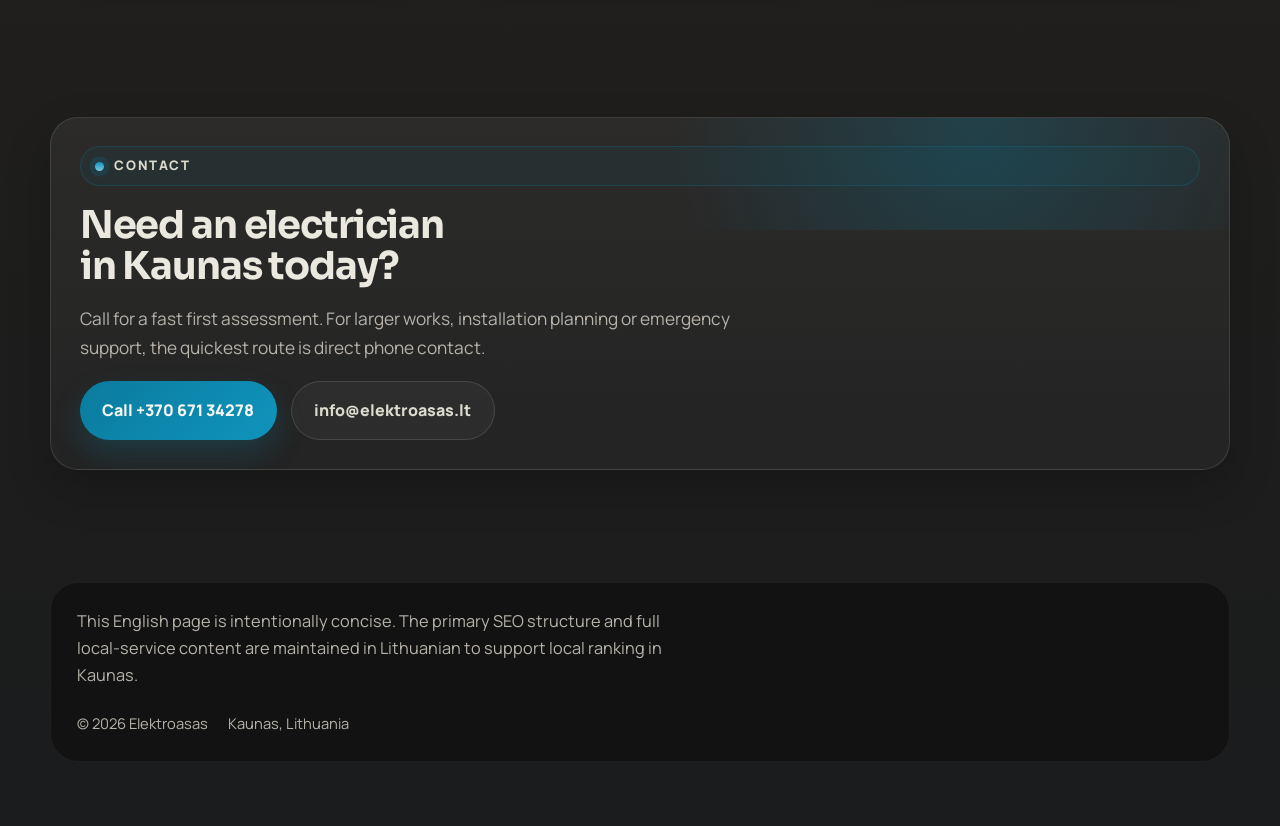
<file: en/index.html>
<!DOCTYPE html>
<html lang="en">
<head>
  <meta charset="UTF-8">
  <meta name="viewport" content="width=device-width, initial-scale=1.0">
  <title>Electrician in Kaunas | Elektroasas</title>
  <meta name="description" content="Electrician in Kaunas for installations, switchboards and urgent faults. Call Elektroasas for service in Kaunas district.">
  <meta name="robots" content="index, follow">
  <meta name="theme-color" content="#212121">
  <meta name="format-detection" content="telephone=yes">
  <meta name="author" content="Elektroasas">
  <link rel="canonical" href="https://elektroasas.lt/en/">
  <link rel="alternate" hreflang="en" href="https://elektroasas.lt/en/">
  <link rel="alternate" hreflang="lt" href="https://elektroasas.lt/">
  <link rel="alternate" hreflang="x-default" href="https://elektroasas.lt/">
  <meta property="og:type" content="website">
  <meta property="og:locale" content="en_US">
  <meta property="og:site_name" content="Elektroasas">
  <meta property="og:url" content="https://elektroasas.lt/en/">
  <meta property="og:title" content="Electrician in Kaunas | Elektroasas">
  <meta property="og:description" content="Electrician in Kaunas for installations, switchboards and urgent faults. Call Elektroasas for service in Kaunas district.">
  <meta property="og:image" content="https://elektroasas.lt/images/trecias.jpg">
  <meta property="og:image:alt" content="Electrician at work in Kaunas">
  <meta name="twitter:card" content="summary_large_image">
  <meta name="twitter:title" content="Electrician in Kaunas | Elektroasas">
  <meta name="twitter:description" content="Electrician in Kaunas for installations, switchboards and urgent faults. Call Elektroasas for service in Kaunas district.">
  <meta name="twitter:image" content="https://elektroasas.lt/images/trecias.jpg">
  <link rel="icon" href="../assets/favicon.svg" type="image/svg+xml">
  <link rel="preconnect" href="https://fonts.googleapis.com">
  <link rel="preconnect" href="https://fonts.gstatic.com" crossorigin>
  <link href="https://fonts.googleapis.com/css2?family=Manrope:wght@400;500;700;800&family=Sora:wght@500;700;800&display=swap" rel="stylesheet">
  <link rel="stylesheet" href="../assets/styles.css">
  <!-- Google Search Console verification placeholder -->
  <meta name="google-site-verification" content="PASTE_GOOGLE_SEARCH_CONSOLE_TOKEN_HERE">
  <!-- Google Analytics 4 placeholder: replace G-XXXXXXXXXX and uncomment when ready. -->
  <!--
  <script async src="https://www.googletagmanager.com/gtag/js?id=G-XXXXXXXXXX"></script>
  <script>
    window.dataLayer = window.dataLayer || [];
    function gtag(){dataLayer.push(arguments);}
    gtag("js", new Date());
    gtag("config", "G-XXXXXXXXXX");
  </script>
  -->
  <!-- Google Tag Manager placeholder: replace GTM-XXXXXXX and add the matching noscript iframe after <body> if used. -->
  <script type="application/ld+json">
  {
    "@context": "https://schema.org",
    "@graph": [
      {
        "@type": [
          "LocalBusiness",
          "Electrician"
        ],
        "@id": "https://elektroasas.lt/#elektroasas",
        "name": "Elektroasas",
        "description": "Elektrikas Kaune ir Kauno rajone: elektros darbai, elektros instaliacija, skydelių montavimas, gedimų šalinimas ir skubūs iškvietimai.",
        "url": "https://elektroasas.lt/",
        "telephone": "+37067134278",
        "email": "info@elektroasas.lt",
        "image": "https://elektroasas.lt/images/pirmas.jpg",
        "logo": "https://elektroasas.lt/assets/favicon.svg",
        "priceRange": "€€",
        "address": {
          "@type": "PostalAddress",
          "addressLocality": "Kaunas",
          "addressRegion": "Kauno apskritis",
          "addressCountry": "LT"
        },
        "areaServed": [
          {
            "@type": "City",
            "name": "Kaunas"
          },
          {
            "@type": "AdministrativeArea",
            "name": "Kauno rajonas"
          }
        ],
        "knowsAbout": [
          "Elektrikas Kaune",
          "Elektros darbai Kaune",
          "Avarinis elektrikas Kaune",
          "Elektros instaliacija Kaune",
          "Skydelių montavimas"
        ],
        "hasOfferCatalog": {
          "@type": "OfferCatalog",
          "name": "Elektriko paslaugos Kaune",
          "itemListElement": [
            {
              "@type": "Offer",
              "url": "https://elektroasas.lt/elektros-darbai-kaune/",
              "itemOffered": {
                "@type": "Service",
                "name": "Elektros darbai Kaune"
              }
            },
            {
              "@type": "Offer",
              "url": "https://elektroasas.lt/elektros-instaliacija-kaune/",
              "itemOffered": {
                "@type": "Service",
                "name": "Elektros instaliacija Kaune"
              }
            },
            {
              "@type": "Offer",
              "url": "https://elektroasas.lt/avarinis-elektrikas-kaune/",
              "itemOffered": {
                "@type": "Service",
                "name": "Avarinis elektrikas Kaune"
              }
            }
          ]
        }
      },
      {
        "@type": "WebPage",
        "@id": "https://elektroasas.lt/en/#webpage",
        "url": "https://elektroasas.lt/en/",
        "name": "Electrician in Kaunas | Elektroasas",
        "about": {
          "@id": "https://elektroasas.lt/#elektroasas"
        },
        "inLanguage": "en"
      },
      {
        "@type": "BreadcrumbList",
        "@id": "https://elektroasas.lt/en/#breadcrumbs",
        "itemListElement": [
          {
            "@type": "ListItem",
            "position": 1,
            "name": "Elektrikas Kaune",
            "item": "https://elektroasas.lt/"
          },
          {
            "@type": "ListItem",
            "position": 2,
            "name": "English",
            "item": "https://elektroasas.lt/en/"
          }
        ]
      }
    ]
  }
  </script>
</head>
<body>
  <div class="page-shell">
    <header class="site-header">
      <div class="container">
        <div class="header-bar">
          <a class="brand" href="/" aria-label="Elektroasas home">
            <span class="brand-mark" aria-hidden="true">
              <svg viewBox="0 0 24 24" fill="none">
                <path d="M7 3h10l-4 6h4l-10 12 4-8H7l4-10Z" fill="currentColor"/>
              </svg>
            </span>
            <span class="brand-copy">
              <span class="brand-name">Elektroasas</span>
              <span class="brand-meta">Electrician in Kaunas</span>
            </span>
          </a>

          <button class="nav-toggle" type="button" data-nav-toggle aria-label="Open menu" aria-expanded="false">
            <svg viewBox="0 0 24 24" fill="none" stroke="currentColor" stroke-width="2">
              <path d="M4 7h16M4 12h16M4 17h16"/>
            </svg>
          </button>

          <nav class="nav" data-nav-panel aria-label="Primary navigation">
            <div class="nav-links">
              <a class="nav-link" href="/">Lithuanian Home</a>
              <a class="nav-link" href="/elektros-darbai-kaune/">Electrical Works</a>
              <a class="nav-link" href="/avarinis-elektrikas-kaune/">Emergency</a>
              <a class="nav-link" href="/kontaktai/">Contact</a>
            </div>
            <div class="nav-actions">
              <a class="language-link" href="/" lang="lt" hreflang="lt">LT</a>
              <a class="nav-phone" href="tel:+37067134278">Call Now</a>
            </div>
          </nav>
        </div>
      </div>
    </header>

    <main>
      <section class="page-hero">
        <div class="container">
          <div class="hero-grid">
            <div class="hero-copy reveal">
              <span class="eyebrow">English overview</span>
              <h1 class="page-title">Modern electrician services in Kaunas for homes and businesses</h1>
              <p class="lead">Elektroasas offers electrical installations, switchboard upgrades, wiring, fault diagnosis and emergency electrician support in Kaunas and Kaunas district. The main SEO pages are in Lithuanian, while this page gives English-speaking visitors a quick way to understand the offer and contact the business.</p>
              <div class="button-row">
                <a class="button button-primary" href="tel:+37067134278">Call now</a>
                <a class="button button-secondary" href="#contact">Contact</a>
              </div>
            </div>
            <div class="hero-panel reveal" style="--delay: 100ms;">
              <img src="../images/trecias.jpg" alt="Electrician at work in Kaunas" loading="eager">
              <div class="stats-grid">
                <article class="glass-card">
                  <p class="stat-value">Fast response</p>
                  <p class="stat-label">for urgent faults in Kaunas</p>
                </article>
                <article class="glass-card">
                  <p class="stat-value">Installations</p>
                  <p class="stat-label">for apartments, houses and business spaces</p>
                </article>
                <article class="glass-card">
                  <p class="stat-value">Switchboards</p>
                  <p class="stat-label">clear, safe and upgrade-ready layouts</p>
                </article>
                <article class="glass-card">
                  <p class="stat-value">Weekend work</p>
                  <p class="stat-label">available by agreement</p>
                </article>
              </div>
            </div>
          </div>
        </div>
      </section>

      <section class="section">
        <div class="container">
          <div class="cards-grid cards-3">
            <article class="service-card reveal">
              <span class="card-tag">Main page</span>
              <h3>Electrician in Kaunas</h3>
              <p class="card-text">Visit the main Lithuanian landing page for the full service overview, local SEO content, pricing examples, FAQ and contact section.</p>
              <a class="text-link" href="/">Open Lithuanian homepage</a>
            </article>
            <article class="service-card reveal" style="--delay: 70ms;">
              <span class="card-tag">Detailed services</span>
              <h3>Electrical works in Kaunas</h3>
              <p class="card-text">The dedicated service page covers installations, wiring, switchboards, renovation work and larger project-based jobs.</p>
              <a class="text-link" href="/elektros-darbai-kaune/">View service page</a>
            </article>
            <article class="service-card reveal" style="--delay: 140ms;">
              <span class="card-tag">Urgent support</span>
              <h3>Emergency electrician in Kaunas</h3>
              <p class="card-text">If there is sparking, a burning smell, tripping breakers or a complete power outage, use the emergency page and call right away.</p>
              <a class="text-link" href="/avarinis-elektrikas-kaune/">Open emergency page</a>
            </article>
          </div>
        </div>
      </section>

      <section class="section" id="contact">
        <div class="container">
          <div class="cta-panel reveal">
            <span class="eyebrow">Contact</span>
            <h2 class="cta-title">Need an electrician in Kaunas today?</h2>
            <p class="lead">Call for a fast first assessment. For larger works, installation planning or emergency support, the quickest route is direct phone contact.</p>
            <div class="button-row">
              <a class="button button-primary" href="tel:+37067134278">Call +370 671 34278</a>
              <a class="button button-secondary" href="mailto:info@elektroasas.lt">info@elektroasas.lt</a>
            </div>
          </div>
        </div>
      </section>
    </main>

    <footer class="footer">
      <div class="container">
        <div class="footer-inner">
          <div class="footer-top">
            <p class="footer-copy">This English page is intentionally concise. The primary SEO structure and full local-service content are maintained in Lithuanian to support local ranking in Kaunas.</p>
          </div>
          <div class="footer-meta">
            <span>© <span data-year></span> Elektroasas</span>
            <span>Kaunas, Lithuania</span>
          </div>
        </div>
      </div>
    </footer>
  </div>

  <script src="../assets/app.js"></script>
</body>
</html>
</file>
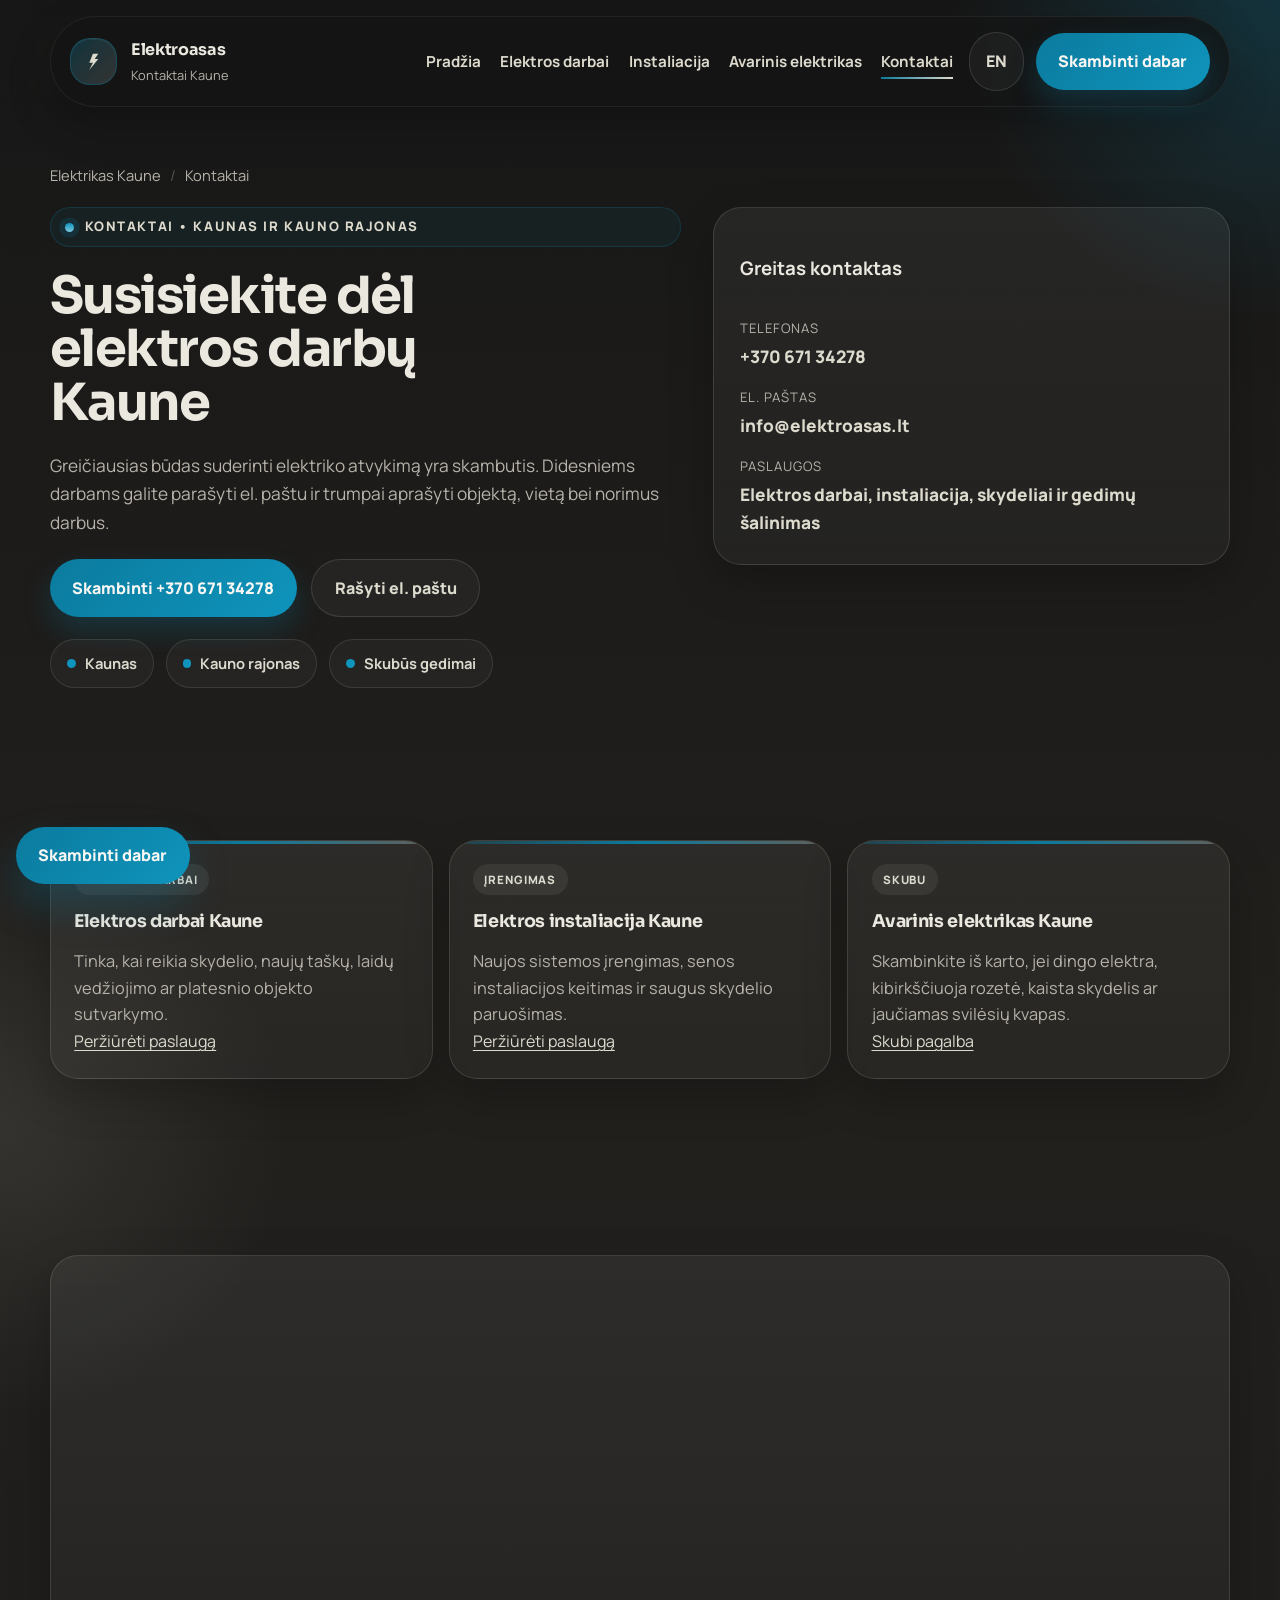
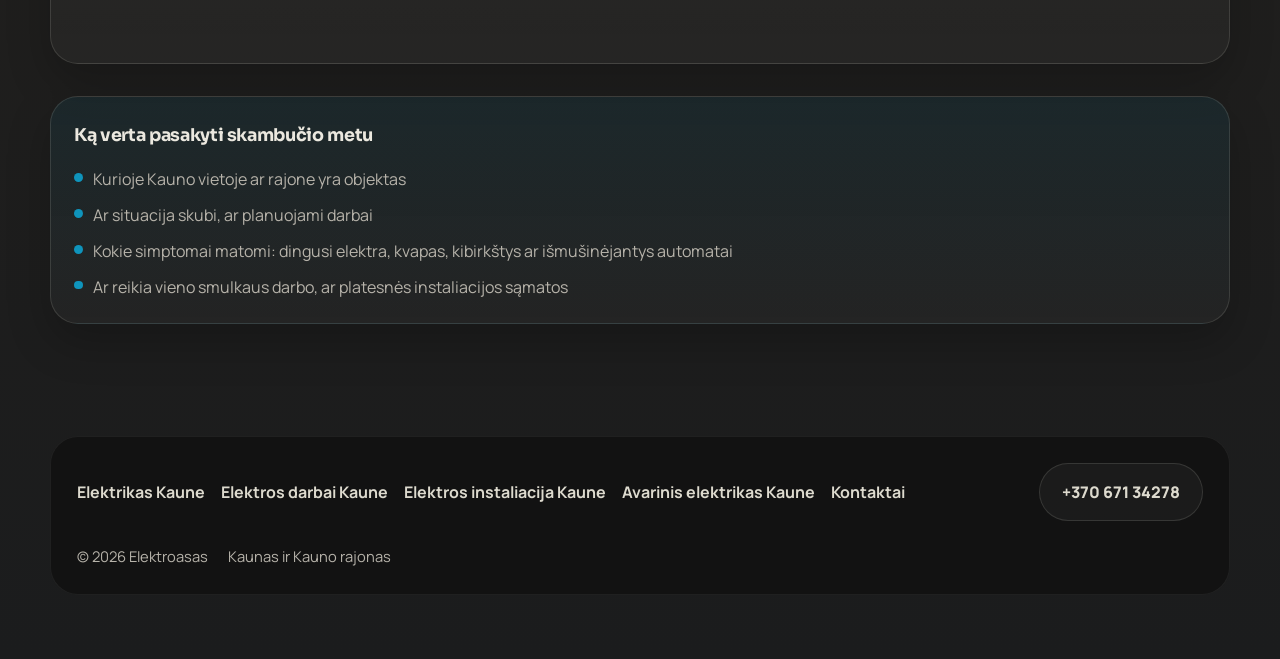
<file: kontaktai/index.html>
<!DOCTYPE html>
<html lang="lt">
<head>
  <meta charset="UTF-8">
  <meta name="viewport" content="width=device-width, initial-scale=1.0">
  <title>Kontaktai | Elektroasas</title>
  <meta name="description" content="Elektroasas kontaktai Kaune. Skambinkite dėl elektros darbų, avarinių gedimų ar instaliacijos Kaune ir Kauno rajone.">
  <meta name="robots" content="index, follow">
  <meta name="theme-color" content="#212121">
  <meta name="format-detection" content="telephone=yes">
  <meta name="author" content="Elektroasas">
  <link rel="canonical" href="https://elektroasas.lt/kontaktai/">
  <link rel="alternate" hreflang="lt" href="https://elektroasas.lt/kontaktai/">
  <meta property="og:type" content="website">
  <meta property="og:locale" content="lt_LT">
  <meta property="og:site_name" content="Elektroasas">
  <meta property="og:url" content="https://elektroasas.lt/kontaktai/">
  <meta property="og:title" content="Kontaktai | Elektroasas">
  <meta property="og:description" content="Elektroasas kontaktai Kaune. Skambinkite dėl elektros darbų, avarinių gedimų ar instaliacijos Kaune ir Kauno rajone.">
  <meta property="og:image" content="https://elektroasas.lt/images/pirmas.jpg">
  <meta property="og:image:alt" content="Elektroasas elektriko kontaktai Kaune">
  <meta name="twitter:card" content="summary_large_image">
  <meta name="twitter:title" content="Kontaktai | Elektroasas">
  <meta name="twitter:description" content="Elektroasas kontaktai Kaune. Skambinkite dėl elektros darbų, avarinių gedimų ar instaliacijos Kaune ir Kauno rajone.">
  <meta name="twitter:image" content="https://elektroasas.lt/images/pirmas.jpg">
  <link rel="icon" href="../assets/favicon.svg" type="image/svg+xml">
  <link rel="preconnect" href="https://fonts.googleapis.com">
  <link rel="preconnect" href="https://fonts.gstatic.com" crossorigin>
  <link href="https://fonts.googleapis.com/css2?family=Manrope:wght@400;500;700;800&family=Sora:wght@500;700;800&display=swap" rel="stylesheet">
  <link rel="stylesheet" href="../assets/styles.css">
  <!-- Google Search Console verification placeholder -->
  <meta name="google-site-verification" content="PASTE_GOOGLE_SEARCH_CONSOLE_TOKEN_HERE">
  <!-- Google Analytics 4 placeholder: replace G-XXXXXXXXXX and uncomment when ready. -->
  <!--
  <script async src="https://www.googletagmanager.com/gtag/js?id=G-XXXXXXXXXX"></script>
  <script>
    window.dataLayer = window.dataLayer || [];
    function gtag(){dataLayer.push(arguments);}
    gtag("js", new Date());
    gtag("config", "G-XXXXXXXXXX");
  </script>
  -->
  <!-- Google Tag Manager placeholder: replace GTM-XXXXXXX and add the matching noscript iframe after <body> if used. -->
  <script type="application/ld+json">
  {
    "@context": "https://schema.org",
    "@graph": [
      {
        "@type": [
          "LocalBusiness",
          "Electrician"
        ],
        "@id": "https://elektroasas.lt/#elektroasas",
        "name": "Elektroasas",
        "description": "Elektrikas Kaune ir Kauno rajone: elektros darbai, elektros instaliacija, skydelių montavimas, gedimų šalinimas ir skubūs iškvietimai.",
        "url": "https://elektroasas.lt/",
        "telephone": "+37067134278",
        "email": "info@elektroasas.lt",
        "image": "https://elektroasas.lt/images/pirmas.jpg",
        "logo": "https://elektroasas.lt/assets/favicon.svg",
        "priceRange": "€€",
        "address": {
          "@type": "PostalAddress",
          "addressLocality": "Kaunas",
          "addressRegion": "Kauno apskritis",
          "addressCountry": "LT"
        },
        "areaServed": [
          {
            "@type": "City",
            "name": "Kaunas"
          },
          {
            "@type": "AdministrativeArea",
            "name": "Kauno rajonas"
          }
        ],
        "knowsAbout": [
          "Elektrikas Kaune",
          "Elektros darbai Kaune",
          "Avarinis elektrikas Kaune",
          "Elektros instaliacija Kaune",
          "Skydelių montavimas"
        ],
        "hasOfferCatalog": {
          "@type": "OfferCatalog",
          "name": "Elektriko paslaugos Kaune",
          "itemListElement": [
            {
              "@type": "Offer",
              "url": "https://elektroasas.lt/elektros-darbai-kaune/",
              "itemOffered": {
                "@type": "Service",
                "name": "Elektros darbai Kaune"
              }
            },
            {
              "@type": "Offer",
              "url": "https://elektroasas.lt/elektros-instaliacija-kaune/",
              "itemOffered": {
                "@type": "Service",
                "name": "Elektros instaliacija Kaune"
              }
            },
            {
              "@type": "Offer",
              "url": "https://elektroasas.lt/avarinis-elektrikas-kaune/",
              "itemOffered": {
                "@type": "Service",
                "name": "Avarinis elektrikas Kaune"
              }
            }
          ]
        }
      },
      {
        "@type": "ContactPage",
        "@id": "https://elektroasas.lt/kontaktai/#webpage",
        "url": "https://elektroasas.lt/kontaktai/",
        "name": "Kontaktai | Elektroasas",
        "about": {
          "@id": "https://elektroasas.lt/#elektroasas"
        },
        "inLanguage": "lt-LT"
      },
      {
        "@type": "BreadcrumbList",
        "@id": "https://elektroasas.lt/kontaktai/#breadcrumbs",
        "itemListElement": [
          {
            "@type": "ListItem",
            "position": 1,
            "name": "Elektrikas Kaune",
            "item": "https://elektroasas.lt/"
          },
          {
            "@type": "ListItem",
            "position": 2,
            "name": "Kontaktai",
            "item": "https://elektroasas.lt/kontaktai/"
          }
        ]
      }
    ]
  }
  </script>
</head>
<body>
  <div class="page-shell">
    <header class="site-header">
      <div class="container">
        <div class="header-bar">
          <a class="brand" href="/" aria-label="Elektroasas pradžia">
            <span class="brand-mark" aria-hidden="true">
              <svg viewBox="0 0 24 24" fill="none">
                <path d="M7 3h10l-4 6h4l-10 12 4-8H7l4-10Z" fill="currentColor"/>
              </svg>
            </span>
            <span class="brand-copy">
              <span class="brand-name">Elektroasas</span>
              <span class="brand-meta">Kontaktai Kaune</span>
            </span>
          </a>

          <button class="nav-toggle" type="button" data-nav-toggle aria-label="Atidaryti meniu" aria-expanded="false">
            <svg viewBox="0 0 24 24" fill="none" stroke="currentColor" stroke-width="2">
              <path d="M4 7h16M4 12h16M4 17h16"/>
            </svg>
          </button>

          <nav class="nav" data-nav-panel aria-label="Pagrindinė navigacija">
            <div class="nav-links">
              <a class="nav-link" href="/">Pradžia</a>
              <a class="nav-link" href="/elektros-darbai-kaune/">Elektros darbai</a>
              <a class="nav-link" href="/elektros-instaliacija-kaune/">Instaliacija</a>
              <a class="nav-link" href="/avarinis-elektrikas-kaune/">Avarinis elektrikas</a>
              <a class="nav-link" href="/kontaktai/" aria-current="page">Kontaktai</a>
            </div>
            <div class="nav-actions">
              <a class="language-link" href="/en/" lang="en" hreflang="en">EN</a>
              <a class="nav-phone" href="tel:+37067134278">Skambinti dabar</a>
            </div>
          </nav>
        </div>
      </div>
    </header>

    <main>
      <section class="page-hero">
        <div class="container">
          <ol class="breadcrumbs">
            <li><a href="/">Elektrikas Kaune</a></li>
            <li><span>Kontaktai</span></li>
          </ol>

          <div class="hero-grid">
            <div class="hero-copy reveal">
              <span class="eyebrow">Kontaktai • Kaunas ir Kauno rajonas</span>
              <h1 class="page-title">Susisiekite dėl elektros darbų Kaune</h1>
              <p class="lead">Greičiausias būdas suderinti elektriko atvykimą yra skambutis. Didesniems darbams galite parašyti el. paštu ir trumpai aprašyti objektą, vietą bei norimus darbus.</p>
              <div class="button-row">
                <a class="button button-primary" href="tel:+37067134278">Skambinti +370 671 34278</a>
                <a class="button button-secondary" href="mailto:info@elektroasas.lt">Rašyti el. paštu</a>
              </div>
              <div class="trust-row">
                <span class="trust-pill"><span></span>Kaunas</span>
                <span class="trust-pill"><span></span>Kauno rajonas</span>
                <span class="trust-pill"><span></span>Skubūs gedimai</span>
              </div>
            </div>

            <aside class="contact-card reveal" style="--delay: 120ms;">
              <h3>Greitas kontaktas</h3>
              <div class="contact-line">
                <span class="contact-label">Telefonas</span>
                <a class="contact-value" href="tel:+37067134278">+370 671 34278</a>
              </div>
              <div class="contact-line">
                <span class="contact-label">El. paštas</span>
                <a class="contact-value" href="mailto:info@elektroasas.lt">info@elektroasas.lt</a>
              </div>
              <div class="contact-line">
                <span class="contact-label">Paslaugos</span>
                <span class="contact-value">Elektros darbai, instaliacija, skydeliai ir gedimų šalinimas</span>
              </div>
            </aside>
          </div>
        </div>
      </section>

      <section class="section">
        <div class="container">
          <div class="cards-grid cards-3">
            <article class="service-card reveal">
              <span class="card-tag">Planiniai darbai</span>
              <h3>Elektros darbai Kaune</h3>
              <p class="card-text">Tinka, kai reikia skydelio, naujų taškų, laidų vedžiojimo ar platesnio objekto sutvarkymo.</p>
              <a class="text-link" href="/elektros-darbai-kaune/">Peržiūrėti paslaugą</a>
            </article>
            <article class="service-card reveal" style="--delay: 70ms;">
              <span class="card-tag">Įrengimas</span>
              <h3>Elektros instaliacija Kaune</h3>
              <p class="card-text">Naujos sistemos įrengimas, senos instaliacijos keitimas ir saugus skydelio paruošimas.</p>
              <a class="text-link" href="/elektros-instaliacija-kaune/">Peržiūrėti paslaugą</a>
            </article>
            <article class="service-card reveal" style="--delay: 140ms;">
              <span class="card-tag">Skubu</span>
              <h3>Avarinis elektrikas Kaune</h3>
              <p class="card-text">Skambinkite iš karto, jei dingo elektra, kibirkščiuoja rozetė, kaista skydelis ar jaučiamas svilėsių kvapas.</p>
              <a class="text-link" href="/avarinis-elektrikas-kaune/">Skubi pagalba</a>
            </article>
          </div>
        </div>
      </section>

      <section class="section">
        <div class="container">
          <div class="contact-grid">
            <div class="map-card reveal">
              <iframe title="Elektroasas aptarnaujama teritorija Kaune" loading="lazy" referrerpolicy="no-referrer-when-downgrade" src="https://www.google.com/maps?q=Kaunas%2C%20Lithuania&z=12&output=embed"></iframe>
            </div>
            <article class="notice-card reveal" style="--delay: 100ms;">
              <h3>Ką verta pasakyti skambučio metu</h3>
              <ul class="check-list">
                <li>Kurioje Kauno vietoje ar rajone yra objektas</li>
                <li>Ar situacija skubi, ar planuojami darbai</li>
                <li>Kokie simptomai matomi: dingusi elektra, kvapas, kibirkštys ar išmušinėjantys automatai</li>
                <li>Ar reikia vieno smulkaus darbo, ar platesnės instaliacijos sąmatos</li>
              </ul>
            </article>
          </div>
        </div>
      </section>
    </main>

    <footer class="footer">
      <div class="container">
        <div class="footer-inner">
          <div class="footer-nav">
            <div class="footer-links">
              <a href="/">Elektrikas Kaune</a>
              <a href="/elektros-darbai-kaune/">Elektros darbai Kaune</a>
              <a href="/elektros-instaliacija-kaune/">Elektros instaliacija Kaune</a>
              <a href="/avarinis-elektrikas-kaune/">Avarinis elektrikas Kaune</a>
              <a href="/kontaktai/">Kontaktai</a>
            </div>
            <a class="button button-secondary" href="tel:+37067134278">+370 671 34278</a>
          </div>
          <div class="footer-meta">
            <span>© <span data-year></span> Elektroasas</span>
            <span>Kaunas ir Kauno rajonas</span>
          </div>
        </div>
      </div>
    </footer>

    <div class="sticky-call">
      <a class="button button-primary" href="tel:+37067134278">Skambinti dabar</a>
    </div>
  </div>

  <script src="../assets/app.js"></script>
</body>
</html>
</file>
<file: assets/styles.css>
:root {
  --color-dark: #212121;
  --color-dark-soft: #2b2b2b;
  --color-accent: #0b7b9e;
  --color-accent-strong: #0f94bc;
  --color-light: #dddace;
  --color-white: #f8f7f3;
  --color-text: #ebe8df;
  --color-muted: #b7b3aa;
  --color-border: rgba(221, 218, 206, 0.14);
  --color-shadow: rgba(0, 0, 0, 0.28);
  --max-width: 1180px;
  --radius-lg: 28px;
  --radius-md: 22px;
  --shadow-lg: 0 28px 70px var(--color-shadow);
  --shadow-md: 0 18px 44px rgba(0, 0, 0, 0.22);
  --transition: 220ms ease;
}

*,
*::before,
*::after {
  box-sizing: border-box;
}

html {
  scroll-behavior: smooth;
}

body {
  margin: 0;
  font-family: "Manrope", system-ui, sans-serif;
  color: var(--color-text);
  background:
    radial-gradient(circle at top right, rgba(11, 123, 158, 0.28), transparent 20rem),
    radial-gradient(circle at left center, rgba(221, 218, 206, 0.1), transparent 18rem),
    linear-gradient(180deg, #171717 0%, #22201d 46%, #1b1c1d 100%);
  min-height: 100vh;
  line-height: 1.65;
}

body::before {
  content: "";
  position: fixed;
  inset: 0;
  background-image:
    linear-gradient(rgba(255, 255, 255, 0.025) 1px, transparent 1px),
    linear-gradient(90deg, rgba(255, 255, 255, 0.025) 1px, transparent 1px);
  background-size: 42px 42px;
  opacity: 0.2;
  pointer-events: none;
  z-index: -1;
}

img {
  display: block;
  width: 100%;
  height: auto;
}

a {
  color: inherit;
  text-decoration: none;
}

button,
input,
textarea,
select {
  font: inherit;
}

.page-shell {
  overflow: clip;
}

.container {
  width: min(calc(100% - 2rem), var(--max-width));
  margin-inline: auto;
}

.section {
  padding: 5.5rem 0;
}

.section-tight {
  padding-top: 2rem;
}

.eyebrow {
  display: inline-flex;
  align-items: center;
  gap: 0.65rem;
  padding: 0.5rem 0.9rem;
  border: 1px solid rgba(11, 123, 158, 0.25);
  border-radius: 999px;
  background: rgba(11, 123, 158, 0.08);
  color: var(--color-light);
  font-size: 0.82rem;
  font-weight: 800;
  letter-spacing: 0.12em;
  text-transform: uppercase;
}

.eyebrow::before {
  content: "";
  width: 0.55rem;
  height: 0.55rem;
  border-radius: 999px;
  background: linear-gradient(180deg, var(--color-accent-strong), #7cc9e1);
  box-shadow: 0 0 0 0.35rem rgba(11, 123, 158, 0.18);
}

.section-head {
  display: grid;
  gap: 1rem;
  margin-bottom: 2rem;
}

.section-title,
.hero-title,
.page-title,
.cta-title {
  margin: 0;
  font-family: "Sora", "Manrope", sans-serif;
  line-height: 1.05;
  letter-spacing: -0.03em;
}

.hero-title {
  font-size: clamp(2.35rem, 4.3vw, 4.6rem);
  max-width: 13ch;
}

.page-title {
  font-size: clamp(2rem, 4vw, 4rem);
  max-width: 11ch;
}

.section-title {
  font-size: clamp(1.85rem, 3vw, 3rem);
  max-width: 14ch;
}

.section-text,
.hero-text,
.lead,
.card-text,
.faq-answer,
.footer-copy {
  margin: 0;
  color: var(--color-muted);
  font-size: 1.02rem;
}

.hero-text,
.lead {
  font-size: 1.08rem;
  max-width: 62ch;
}

.button-row,
.inline-actions {
  display: flex;
  flex-wrap: wrap;
  gap: 0.9rem;
}

.button,
.nav-phone,
.language-link {
  display: inline-flex;
  align-items: center;
  justify-content: center;
  gap: 0.55rem;
  padding: 0.95rem 1.4rem;
  border-radius: 999px;
  font-weight: 800;
  transition: transform var(--transition), background var(--transition), border-color var(--transition), color var(--transition), box-shadow var(--transition);
}

.button:hover,
.nav-phone:hover,
.language-link:hover {
  transform: translateY(-2px);
}

.button-primary,
.nav-phone {
  background: linear-gradient(135deg, var(--color-accent), var(--color-accent-strong));
  color: var(--color-white);
  box-shadow: 0 14px 28px rgba(11, 123, 158, 0.25);
}

.button-secondary,
.language-link {
  background: rgba(255, 255, 255, 0.04);
  border: 1px solid var(--color-border);
  color: var(--color-light);
}

.button-ghost {
  border: 1px solid rgba(221, 218, 206, 0.18);
  background: transparent;
  color: var(--color-light);
}

.site-header {
  position: sticky;
  top: 0;
  z-index: 100;
  padding: 1rem 0;
  backdrop-filter: blur(14px);
}

.site-header.is-scrolled {
  background: rgba(18, 18, 18, 0.72);
  border-bottom: 1px solid rgba(255, 255, 255, 0.06);
}

.header-bar {
  display: flex;
  align-items: center;
  justify-content: space-between;
  gap: 1rem;
  padding: 0.95rem 1.2rem;
  border: 1px solid rgba(255, 255, 255, 0.06);
  border-radius: 999px;
  background: rgba(20, 20, 20, 0.72);
  box-shadow: var(--shadow-md);
}

.brand {
  display: inline-flex;
  align-items: center;
  gap: 0.85rem;
  min-width: 0;
}

.brand-mark {
  display: grid;
  place-items: center;
  width: 2.95rem;
  height: 2.95rem;
  border-radius: 20px;
  background: linear-gradient(135deg, rgba(11, 123, 158, 0.3), rgba(221, 218, 206, 0.16));
  border: 1px solid rgba(11, 123, 158, 0.35);
  box-shadow: inset 0 1px 0 rgba(255, 255, 255, 0.06);
}

.brand-mark svg {
  width: 1.35rem;
  height: 1.35rem;
  color: var(--color-light);
}

.brand-copy {
  display: grid;
  gap: 0.08rem;
}

.brand-name {
  font-family: "Sora", "Manrope", sans-serif;
  font-size: 1rem;
  font-weight: 700;
  letter-spacing: -0.02em;
}

.brand-meta {
  color: var(--color-muted);
  font-size: 0.8rem;
}

.nav {
  display: flex;
  align-items: center;
  gap: 1rem;
}

.nav-links {
  display: flex;
  align-items: center;
  gap: 1.2rem;
}

.nav-link {
  position: relative;
  color: var(--color-light);
  font-weight: 700;
  font-size: 0.95rem;
}

.nav-link::after {
  content: "";
  position: absolute;
  left: 0;
  bottom: -0.32rem;
  width: 100%;
  height: 2px;
  transform: scaleX(0);
  transform-origin: left;
  background: linear-gradient(90deg, var(--color-accent), var(--color-light));
  transition: transform var(--transition);
}

.nav-link:hover::after,
.nav-link[aria-current="page"]::after {
  transform: scaleX(1);
}

.nav-actions {
  display: flex;
  align-items: center;
  gap: 0.75rem;
}

.language-link {
  min-width: 3.35rem;
  padding-inline: 1rem;
}

.nav-toggle {
  display: none;
  width: 3rem;
  height: 3rem;
  padding: 0;
  border: 1px solid var(--color-border);
  border-radius: 999px;
  background: rgba(255, 255, 255, 0.04);
  color: var(--color-light);
}

.nav-toggle svg {
  width: 1.15rem;
  height: 1.15rem;
}

.hero {
  padding: 3rem 0 4.25rem;
}

.hero-grid,
.split-grid,
.contact-grid {
  display: grid;
  gap: 2rem;
}

.hero-grid {
  grid-template-columns: minmax(0, 1.1fr) minmax(20rem, 0.9fr);
  align-items: center;
}

.hero-copy {
  display: grid;
  gap: 1.35rem;
}

.highlight {
  display: inline;
  color: var(--color-light);
  background-image: linear-gradient(180deg, transparent 58%, rgba(11, 123, 158, 0.38) 0);
}

.trust-row {
  display: flex;
  flex-wrap: wrap;
  gap: 0.75rem;
}

.trust-pill {
  display: inline-flex;
  align-items: center;
  gap: 0.55rem;
  padding: 0.72rem 1rem;
  border: 1px solid rgba(221, 218, 206, 0.12);
  border-radius: 999px;
  background: rgba(255, 255, 255, 0.03);
  color: var(--color-light);
  font-size: 0.92rem;
  font-weight: 700;
}

.trust-pill span {
  width: 0.55rem;
  height: 0.55rem;
  border-radius: 999px;
  background: var(--color-accent-strong);
}

.hero-panel,
.glass-card,
.service-card,
.feature-card,
.review-card,
.pricing-card,
.faq-item,
.contact-card,
.map-card,
.cta-panel,
.timeline-step,
.detail-card,
.list-card,
.notice-card {
  border: 1px solid var(--color-border);
  border-radius: var(--radius-lg);
  background: linear-gradient(180deg, rgba(255, 255, 255, 0.06), rgba(255, 255, 255, 0.03));
  box-shadow: var(--shadow-md);
}

.hero-panel {
  position: relative;
  padding: 1.25rem;
  overflow: hidden;
}

.hero-panel::before,
.cta-panel::before {
  content: "";
  position: absolute;
  inset: auto -15% 68% 42%;
  height: 12rem;
  background: radial-gradient(circle, rgba(11, 123, 158, 0.28), transparent 68%);
  pointer-events: none;
}

.hero-panel img,
.media-card img,
.map-card iframe {
  border-radius: calc(var(--radius-lg) - 8px);
}

.panel-grid {
  display: grid;
  gap: 1rem;
}

.stats-grid,
.cards-grid,
.pricing-grid,
.reviews-grid,
.timeline-grid,
.detail-grid {
  display: grid;
  gap: 1rem;
}

.stats-grid {
  grid-template-columns: repeat(2, minmax(0, 1fr));
  margin-top: 1rem;
}

.cards-grid.cards-3,
.reviews-grid,
.timeline-grid {
  grid-template-columns: repeat(3, minmax(0, 1fr));
}

.cards-grid.cards-4,
.pricing-grid.pricing-4,
.detail-grid.detail-4 {
  grid-template-columns: repeat(4, minmax(0, 1fr));
}

.cards-grid.cards-5 {
  grid-template-columns: repeat(5, minmax(0, 1fr));
}

.pricing-grid.pricing-3,
.split-grid {
  grid-template-columns: repeat(2, minmax(0, 1fr));
}

.glass-card,
.service-card,
.feature-card,
.review-card,
.pricing-card,
.faq-item,
.timeline-step,
.detail-card,
.list-card,
.notice-card {
  padding: 1.45rem;
}

.glass-card h3,
.service-card h3,
.feature-card h3,
.review-card h3,
.pricing-card h3,
.faq-item summary,
.timeline-step h3,
.detail-card h3,
.list-card h3,
.notice-card h3 {
  margin: 0 0 0.7rem;
  font-family: "Sora", "Manrope", sans-serif;
  font-size: 1.1rem;
  letter-spacing: -0.02em;
}

.stat-value {
  margin: 0;
  font-family: "Sora", "Manrope", sans-serif;
  font-size: clamp(1.8rem, 2.7vw, 2.3rem);
  letter-spacing: -0.04em;
}

.stat-label {
  margin: 0.35rem 0 0;
  color: var(--color-muted);
  font-size: 0.95rem;
}

.service-card,
.pricing-card {
  position: relative;
  overflow: hidden;
}

.service-card::before,
.pricing-card::before,
.feature-card::before,
.detail-card::before {
  content: "";
  position: absolute;
  inset: 0 0 auto;
  height: 3px;
  background: linear-gradient(90deg, rgba(11, 123, 158, 0.25), var(--color-accent), rgba(221, 218, 206, 0.3));
}

.card-tag {
  display: inline-flex;
  margin-bottom: 0.8rem;
  padding: 0.35rem 0.7rem;
  border-radius: 999px;
  background: rgba(221, 218, 206, 0.08);
  color: var(--color-light);
  font-size: 0.72rem;
  font-weight: 800;
  letter-spacing: 0.08em;
  text-transform: uppercase;
}

.service-list,
.check-list {
  display: grid;
  gap: 0.6rem;
  padding: 0;
  margin: 1rem 0 0;
  list-style: none;
}

.service-list li,
.check-list li {
  display: flex;
  gap: 0.65rem;
  align-items: flex-start;
  color: var(--color-muted);
}

.service-list li::before,
.check-list li::before {
  content: "";
  flex: none;
  width: 0.55rem;
  height: 0.55rem;
  margin-top: 0.45rem;
  border-radius: 999px;
  background: var(--color-accent-strong);
}

.text-link {
  color: var(--color-light);
  text-decoration: underline;
  text-decoration-thickness: 0.08em;
  text-underline-offset: 0.18em;
}

.media-card {
  overflow: hidden;
  border-radius: var(--radius-lg);
  box-shadow: var(--shadow-lg);
}

.media-card img {
  min-height: 100%;
  object-fit: cover;
}

.seo-copy {
  display: grid;
  gap: 1rem;
}

.seo-copy h2,
.seo-copy h3 {
  margin: 1.2rem 0 0.2rem;
  font-family: "Sora", "Manrope", sans-serif;
  line-height: 1.15;
  letter-spacing: -0.03em;
}

.seo-copy h2 {
  font-size: clamp(1.6rem, 2.6vw, 2.5rem);
}

.seo-copy h3 {
  font-size: clamp(1.15rem, 2vw, 1.4rem);
}

.seo-copy p {
  margin: 0;
  color: var(--color-muted);
}

.pricing-price {
  display: flex;
  align-items: baseline;
  gap: 0.4rem;
  margin: 0 0 0.6rem;
  font-family: "Sora", "Manrope", sans-serif;
}

.pricing-price strong {
  font-size: 2rem;
  letter-spacing: -0.04em;
}

.pricing-note {
  margin: 0;
  color: var(--color-muted);
  font-size: 0.92rem;
}

.review-stars {
  margin-bottom: 0.9rem;
  color: #f7d46d;
  letter-spacing: 0.2em;
}

.faq-list {
  display: grid;
  gap: 1rem;
}

.faq-item summary {
  list-style: none;
  cursor: pointer;
  display: flex;
  justify-content: space-between;
  align-items: center;
  gap: 1rem;
}

.faq-item summary::-webkit-details-marker {
  display: none;
}

.faq-item summary::after {
  content: "+";
  font-size: 1.55rem;
  color: var(--color-accent-strong);
  line-height: 1;
}

.faq-item[open] summary::after {
  content: "−";
}

.faq-answer {
  padding-top: 0.8rem;
}

.timeline-step {
  position: relative;
}

.step-number {
  display: inline-flex;
  width: 2.2rem;
  height: 2.2rem;
  align-items: center;
  justify-content: center;
  margin-bottom: 0.85rem;
  border-radius: 999px;
  background: rgba(11, 123, 158, 0.14);
  color: var(--color-light);
  font-weight: 800;
}

.cta-panel {
  position: relative;
  display: grid;
  gap: 1.2rem;
  padding: 1.8rem;
  overflow: hidden;
}

.cta-title {
  font-size: clamp(1.75rem, 3vw, 3rem);
  max-width: 14ch;
}

.map-card {
  overflow: hidden;
}

.map-card iframe {
  width: 100%;
  min-height: 25rem;
  border: 0;
}

.contact-card {
  padding: 1.6rem;
  display: grid;
  gap: 1rem;
}

.contact-line {
  display: grid;
  gap: 0.18rem;
}

.contact-label {
  color: var(--color-muted);
  font-size: 0.82rem;
  text-transform: uppercase;
  letter-spacing: 0.08em;
}

.contact-value {
  color: var(--color-light);
  font-size: 1.08rem;
  font-weight: 800;
}

.breadcrumbs {
  display: flex;
  flex-wrap: wrap;
  gap: 0.55rem;
  padding: 0;
  margin: 0 0 1.25rem;
  list-style: none;
  color: var(--color-muted);
  font-size: 0.92rem;
}

.breadcrumbs li + li::before {
  content: "/";
  margin-right: 0.55rem;
  color: rgba(221, 218, 206, 0.3);
}

.page-hero {
  padding: 2.5rem 0 4rem;
}

.page-hero .hero-grid {
  align-items: start;
}

.notice-card {
  background: linear-gradient(180deg, rgba(11, 123, 158, 0.11), rgba(255, 255, 255, 0.03));
}

.footer {
  padding: 1.5rem 0 4rem;
}

.footer-inner {
  display: grid;
  gap: 1.4rem;
  padding: 1.6rem;
  border: 1px solid rgba(255, 255, 255, 0.06);
  border-radius: var(--radius-lg);
  background: rgba(15, 15, 15, 0.66);
}

.footer-top,
.footer-nav {
  display: flex;
  flex-wrap: wrap;
  justify-content: space-between;
  gap: 1rem;
}

.footer-nav {
  align-items: center;
}

.footer-links {
  display: flex;
  flex-wrap: wrap;
  gap: 1rem;
  color: var(--color-light);
  font-weight: 700;
}

.footer-copy {
  max-width: 62ch;
}

.footer-meta {
  display: flex;
  flex-wrap: wrap;
  gap: 0.8rem 1.25rem;
  color: var(--color-muted);
  font-size: 0.92rem;
}

.sticky-call {
  position: fixed;
  inset: auto 1rem 1rem;
  z-index: 60;
}

.sticky-call .button {
  box-shadow: 0 20px 40px rgba(11, 123, 158, 0.3);
}

.js-ready .reveal {
  opacity: 0;
  transform: translateY(26px);
  transition: opacity 620ms ease, transform 620ms ease;
  transition-delay: var(--delay, 0ms);
}

.js-ready .reveal.is-visible {
  opacity: 1;
  transform: translateY(0);
}

@media (prefers-reduced-motion: reduce) {
  html {
    scroll-behavior: auto;
  }

  .js-ready .reveal,
  .js-ready .reveal.is-visible {
    opacity: 1;
    transform: none;
    transition: none;
  }

  .button,
  .nav-phone,
  .language-link,
  .nav-link::after {
    transition: none;
  }
}

@media (max-width: 1080px) {
  .cards-grid.cards-5 {
    grid-template-columns: repeat(3, minmax(0, 1fr));
  }

  .cards-grid.cards-4,
  .pricing-grid.pricing-4,
  .detail-grid.detail-4 {
    grid-template-columns: repeat(2, minmax(0, 1fr));
  }
}

@media (max-width: 940px) {
  .header-bar {
    border-radius: 24px;
  }

  .nav-toggle {
    display: inline-flex;
    align-items: center;
    justify-content: center;
  }

  .nav {
    position: absolute;
    left: 1rem;
    right: 1rem;
    top: calc(100% + 0.7rem);
    display: none;
    padding: 1rem;
    border: 1px solid var(--color-border);
    border-radius: 24px;
    background: rgba(18, 18, 18, 0.96);
    box-shadow: var(--shadow-lg);
  }

  .nav.is-open {
    display: grid;
    gap: 1rem;
  }

  .nav-links,
  .nav-actions {
    flex-direction: column;
    align-items: stretch;
  }

  .hero-grid,
  .split-grid,
  .contact-grid,
  .pricing-grid.pricing-3 {
    grid-template-columns: 1fr;
  }

  .hero-title,
  .page-title,
  .section-title,
  .cta-title {
    max-width: none;
  }
}

@media (max-width: 720px) {
  .section {
    padding: 4.5rem 0;
  }

  .site-header {
    padding: 0.8rem 0;
  }

  .header-bar {
    padding: 0.85rem 1rem;
  }

  .hero {
    padding-top: 1.8rem;
  }

  .cards-grid.cards-3,
  .cards-grid.cards-4,
  .cards-grid.cards-5,
  .reviews-grid,
  .timeline-grid,
  .stats-grid,
  .detail-grid.detail-4,
  .pricing-grid.pricing-4 {
    grid-template-columns: 1fr;
  }

  .sticky-call {
    left: 1rem;
    right: 1rem;
  }

  .sticky-call .button {
    width: 100%;
  }
}
</file>
